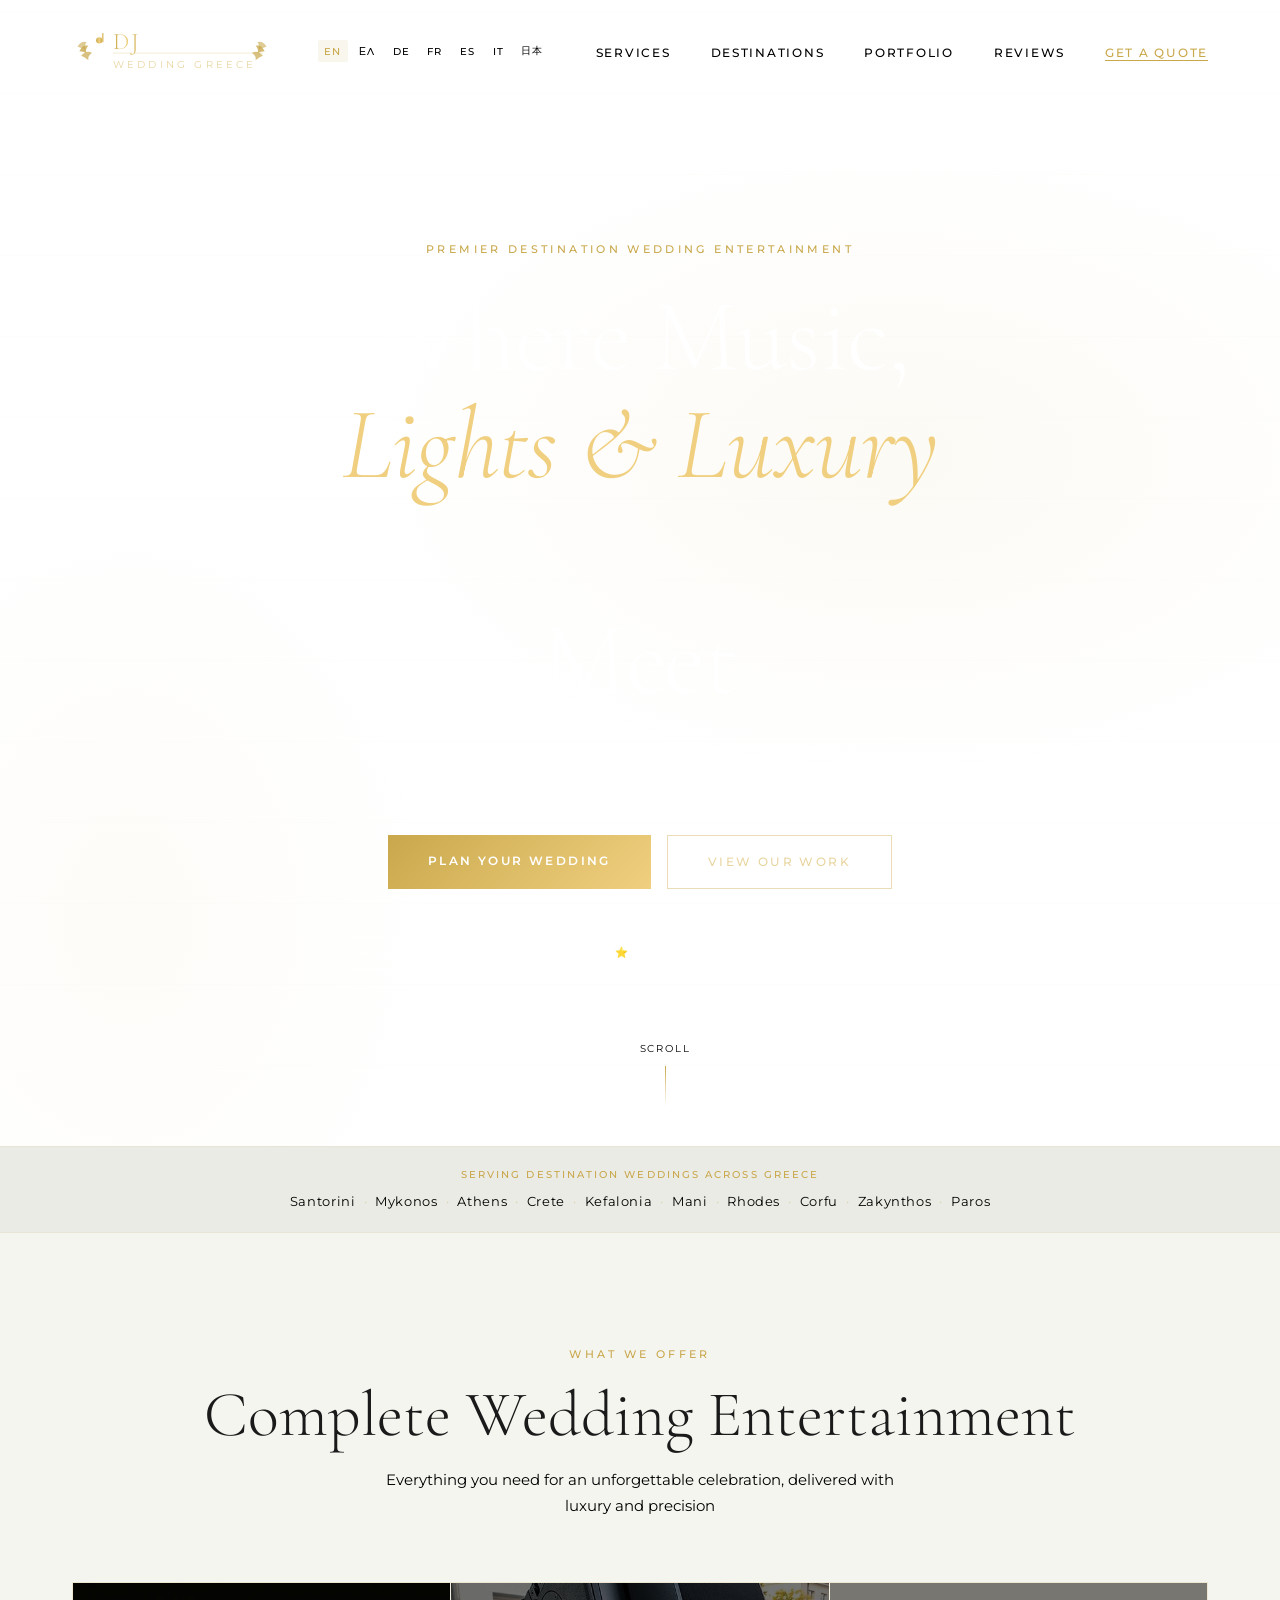
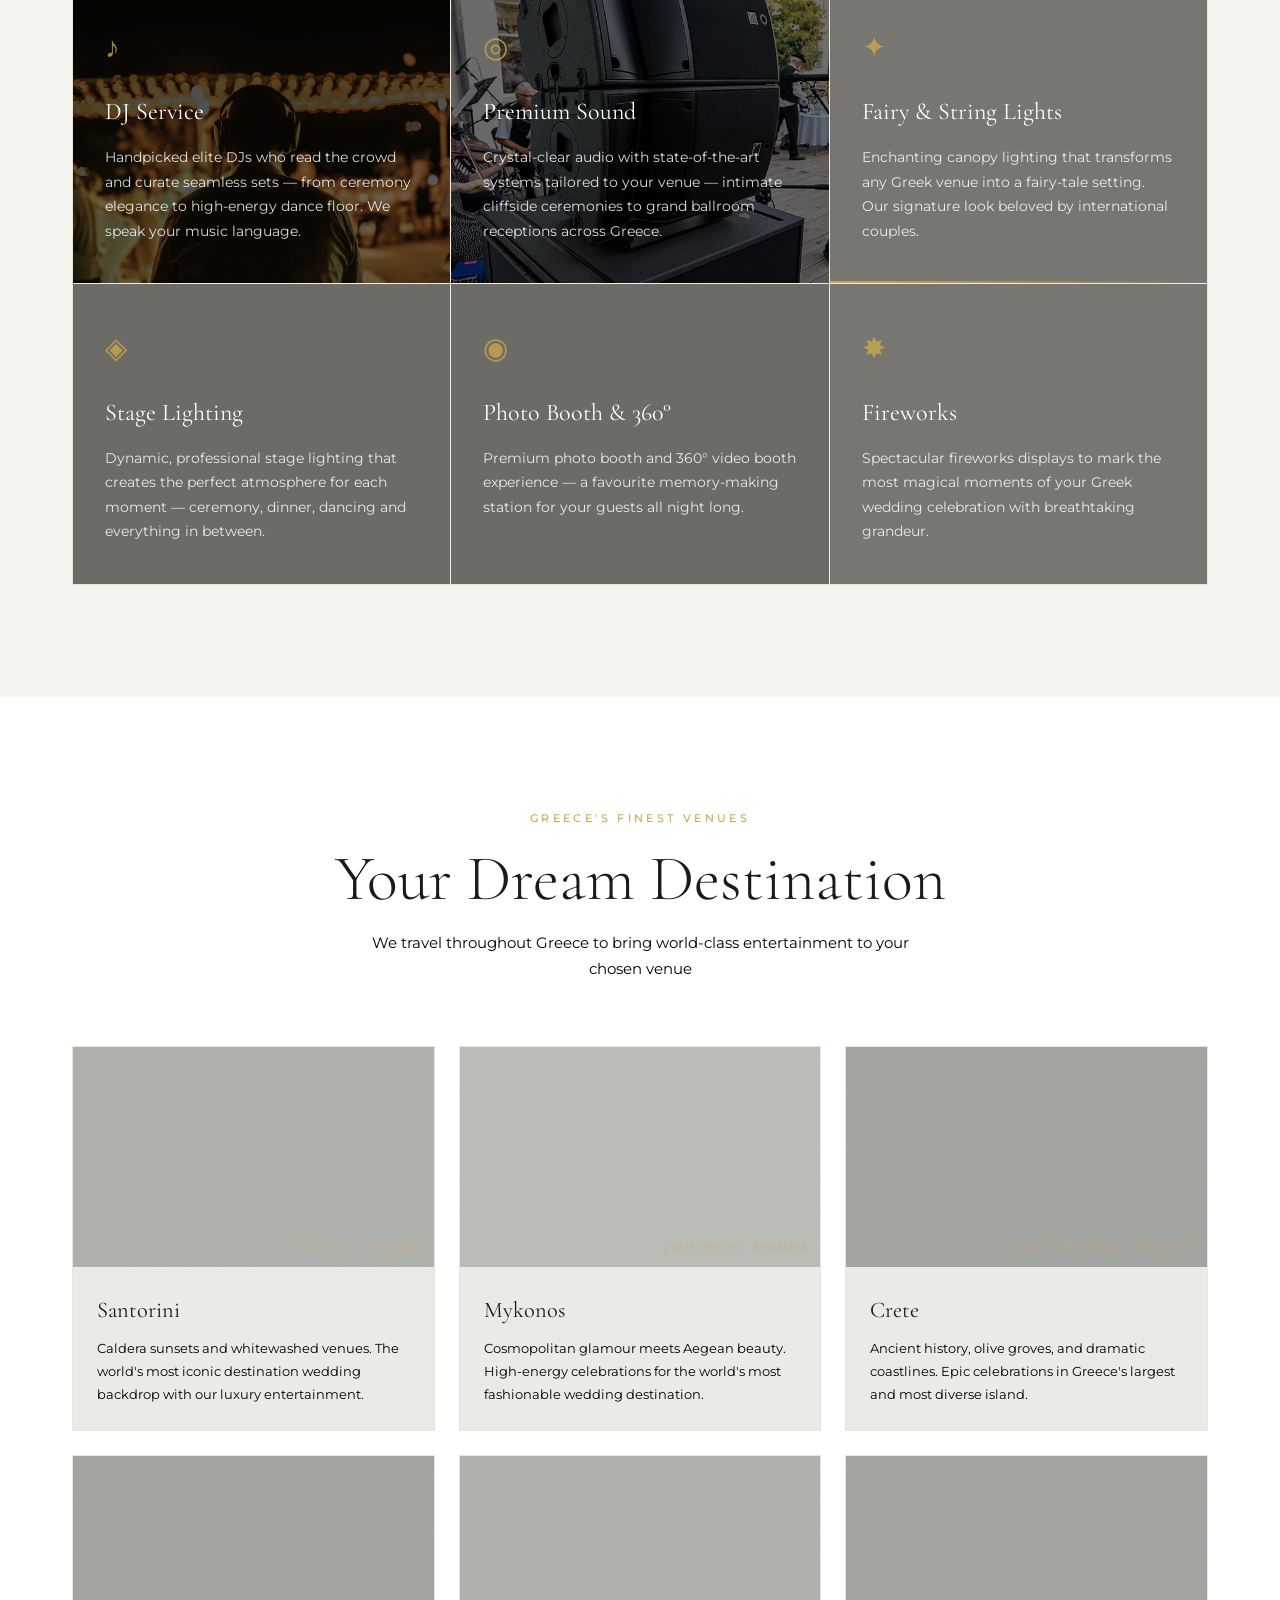
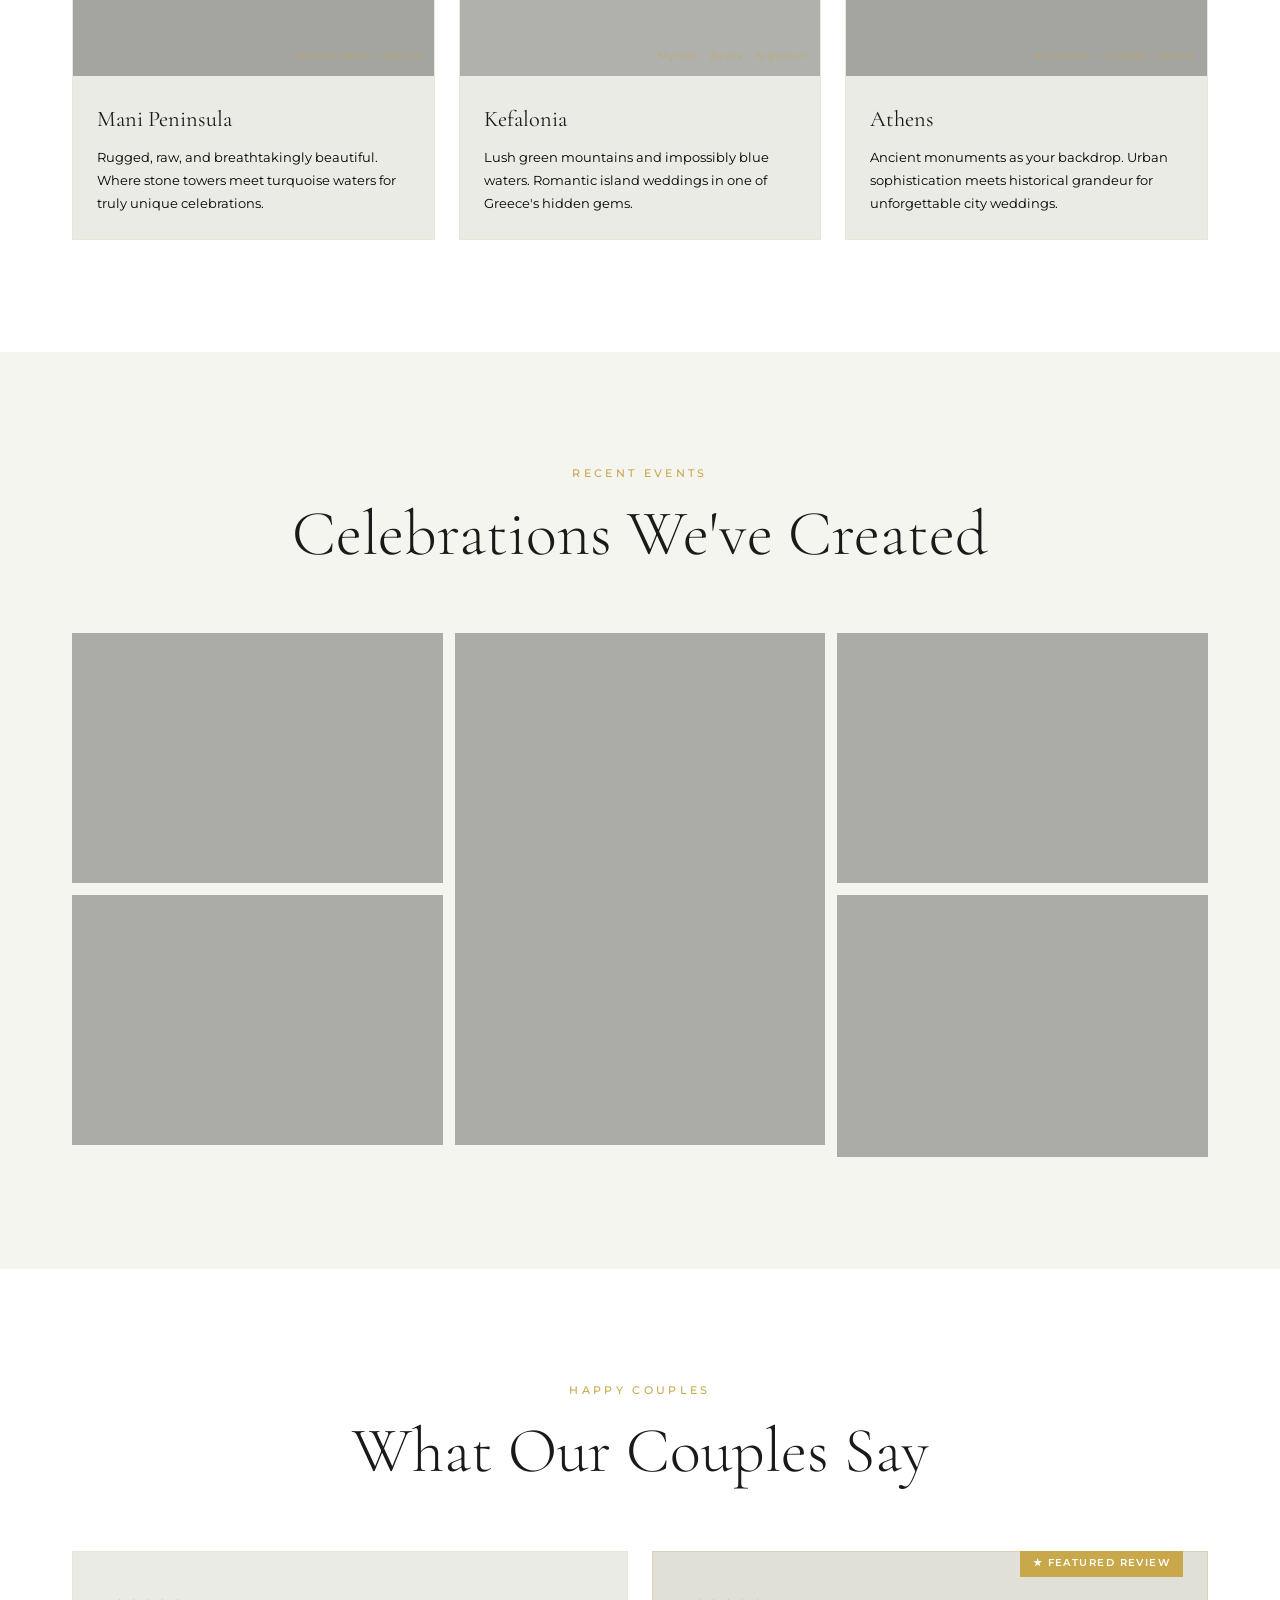
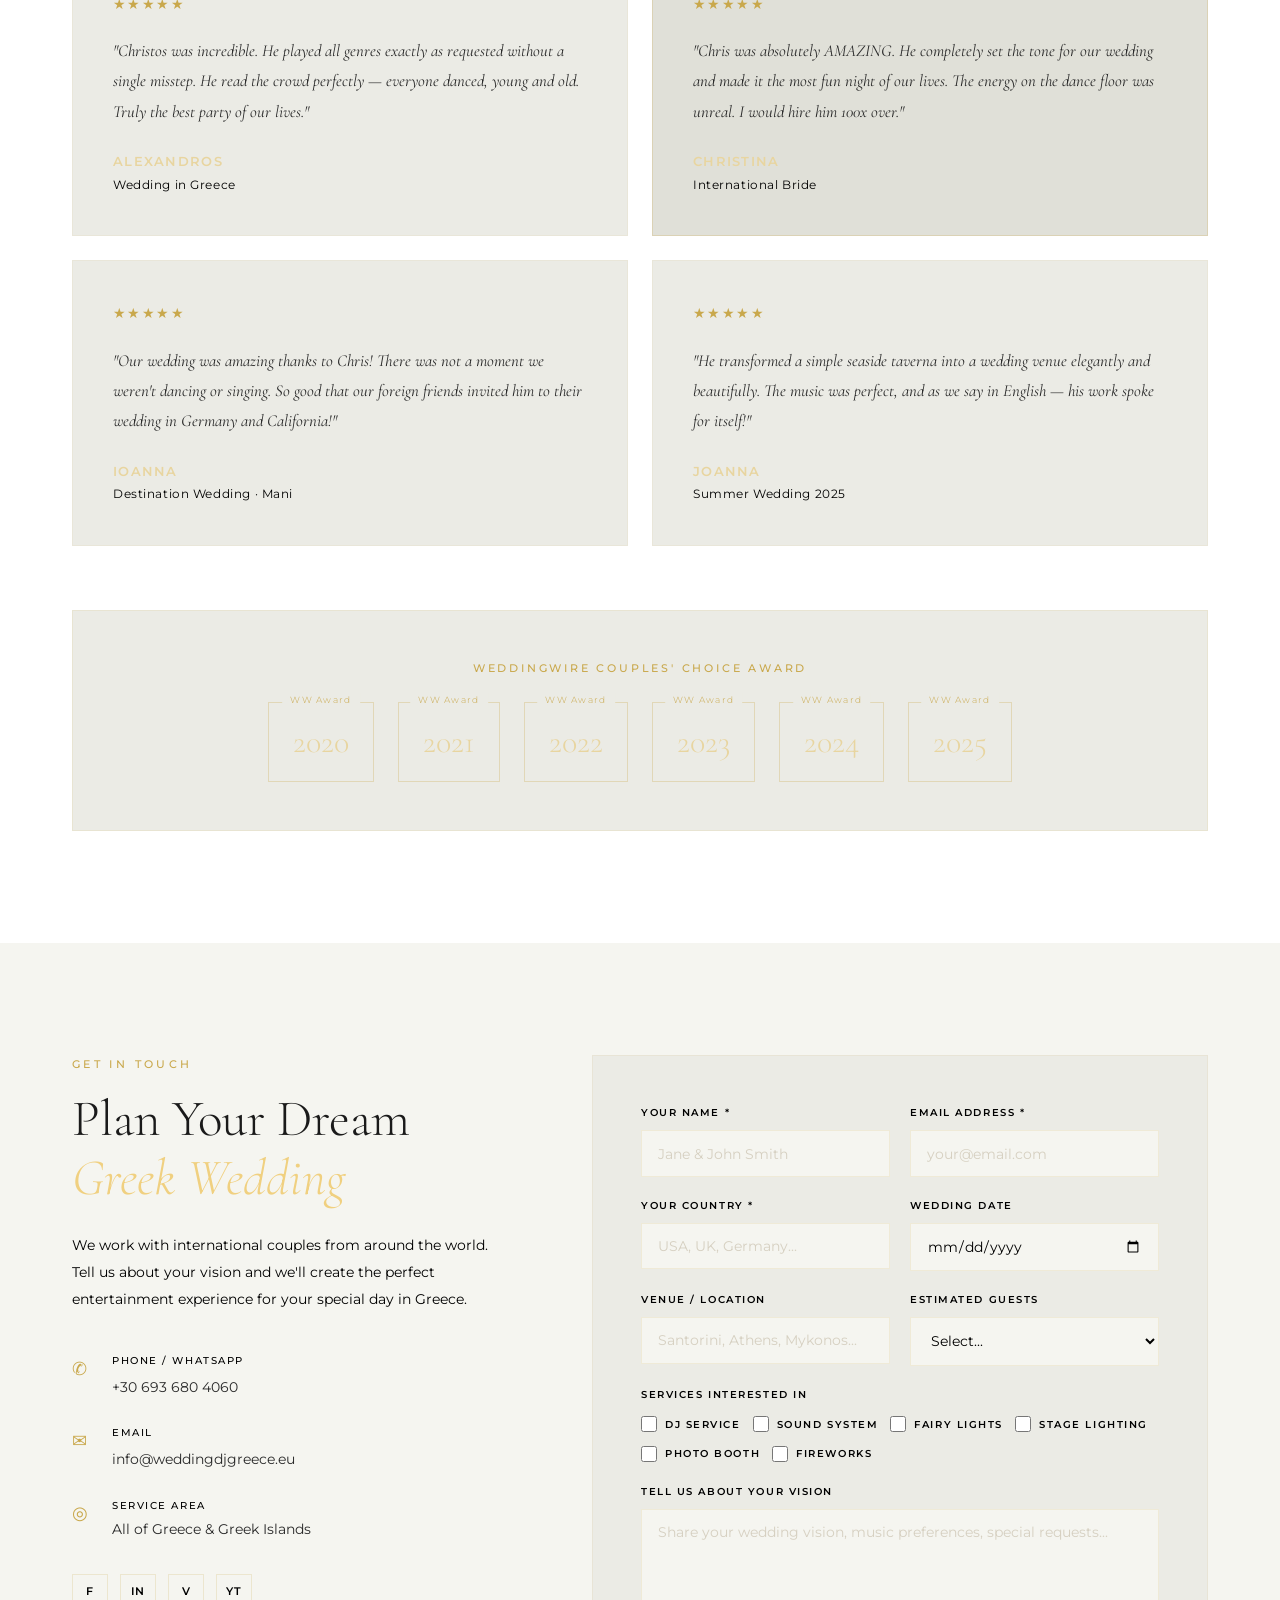
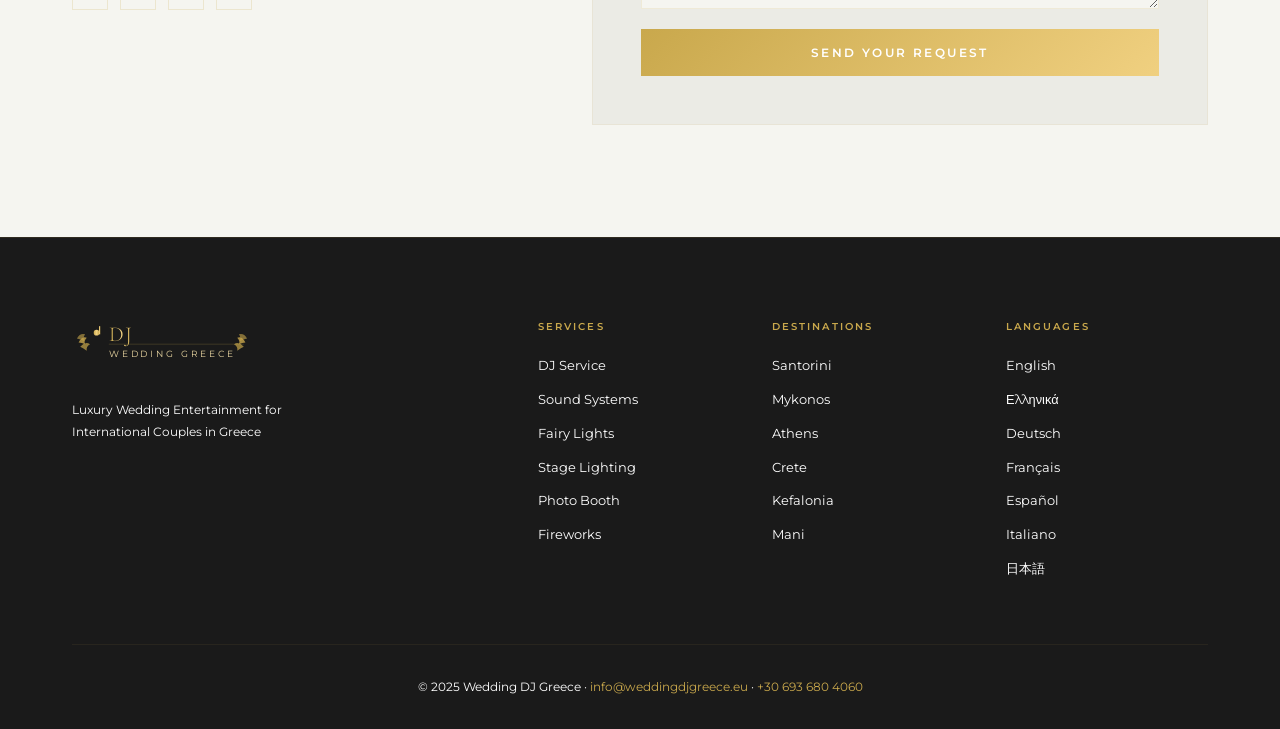
<file: index.html>
<!DOCTYPE html>
<html lang="en">
<head>
<meta charset="UTF-8">
<meta name="viewport" content="width=device-width, initial-scale=1.0">
<title>Wedding DJ Greece | Luxury Destination Wedding Entertainment | weddingdjgreece.eu</title>
<meta name="description" content="Premier Wedding DJ & Entertainment in Greece. Luxury sound, lighting & DJ services for destination weddings in Santorini, Mykonos, Athens, Crete & across Greece. International couples welcome.">
<meta name="keywords" content="wedding DJ Greece, destination wedding Greece, wedding entertainment Greece, DJ Santorini, DJ Mykonos, DJ Athens, DJ Crete, luxury wedding Greece, international wedding Greece, wedding sound lighting Greece">
<link rel="canonical" href="https://weddingdjgreece.eu/">

<!-- Open Graph -->
<meta property="og:title" content="Wedding DJ Greece | Premier Destination Wedding Entertainment">
<meta property="og:description" content="Luxury DJ, Sound & Lighting for Destination Weddings across Greece. Serving international couples in Santorini, Mykonos, Crete, Athens & beyond.">
<meta property="og:url" content="https://weddingdjgreece.eu/">
<meta property="og:type" content="website">
<meta property="og:locale" content="en_US">
<meta property="og:image" content="https://weddingdjgreece.eu/images/og-image.jpg">

<!-- hreflang for multilingual -->
<link rel="alternate" hreflang="en" href="https://weddingdjgreece.eu/">
<link rel="alternate" hreflang="el" href="https://weddingdjgreece.eu/el/">
<link rel="alternate" hreflang="de" href="https://weddingdjgreece.eu/de/">
<link rel="alternate" hreflang="fr" href="https://weddingdjgreece.eu/fr/">
<link rel="alternate" hreflang="es" href="https://weddingdjgreece.eu/es/">
<link rel="alternate" hreflang="it" href="https://weddingdjgreece.eu/it/">
<link rel="alternate" hreflang="ja" href="https://weddingdjgreece.eu/ja/">
<link rel="alternate" hreflang="x-default" href="https://weddingdjgreece.eu/">

<!-- Structured Data -->
<script type="application/ld+json">
{
  "@context": "https://schema.org",
  "@type": "LocalBusiness",
  "name": "Wedding DJ Greece",
  "description": "Premier Wedding DJ & Entertainment services for destination weddings in Greece",
  "url": "https://weddingdjgreece.eu",
  "email": "info@weddingdjgreece.eu",
  "telephone": "+30 693 680 4060",
  "areaServed": ["Greece", "Santorini", "Mykonos", "Crete", "Athens", "Mani", "Kefalonia", "Rhodes"],
  "serviceType": ["Wedding DJ", "Wedding Entertainment", "Sound Equipment", "Wedding Lighting", "Photo Booth"],
  "award": ["WeddingWire Couples Choice Award 2020", "WeddingWire Couples Choice Award 2021", "WeddingWire Couples Choice Award 2022", "WeddingWire Couples Choice Award 2023"]
}
</script>

<link rel="preconnect" href="https://fonts.googleapis.com">
<link rel="preconnect" href="https://fonts.gstatic.com" crossorigin>
<link href="https://fonts.googleapis.com/css2?family=Cormorant+Garamond:ital,wght@0,300;0,400;0,600;1,300;1,400&family=Montserrat:wght@300;400;500;600&display=swap" rel="stylesheet">
<link rel="stylesheet" href="/css/style.css?v=9">
</head>
<body>

<!-- Navigation -->
<nav class="navbar" id="navbar">
  <div class="nav-container">
    <a href="/" class="logo" aria-label="Wedding DJ Greece Home">
      <svg class="logo-svg" viewBox="0 0 220 60" xmlns="http://www.w3.org/2000/svg" aria-hidden="true">
        <defs>
          <linearGradient id="goldGrad" x1="0%" y1="0%" x2="100%" y2="0%">
            <stop offset="0%" style="stop-color:#C9A84C"/>
            <stop offset="50%" style="stop-color:#F0D080"/>
            <stop offset="100%" style="stop-color:#C9A84C"/>
          </linearGradient>
        </defs>
        <!-- Decorative olive branch left -->
        <path d="M8 30 Q12 22 18 24 Q14 28 16 32 Q12 30 8 30Z" fill="#C9A84C" opacity="0.8"/>
        <path d="M10 35 Q16 28 22 32 Q17 35 18 40 Q13 36 10 35Z" fill="#C9A84C" opacity="0.7"/>
        <path d="M6 25 Q10 18 16 20 Q13 24 15 28 Q10 26 6 25Z" fill="#C9A84C" opacity="0.6"/>
        <!-- Music note subtle -->
        <circle cx="30" cy="18" r="3.5" fill="url(#goldGrad)"/>
        <rect x="33" y="10" width="1.5" height="10" fill="url(#goldGrad)"/>
        <!-- Main text: DJ -->
        <text x="45" y="28" font-family="Cormorant Garamond, serif" font-size="26" font-weight="300" fill="url(#goldGrad)" letter-spacing="2">DJ</text>
        <!-- Divider line -->
        <line x1="45" y1="32" x2="210" y2="32" stroke="#C9A84C" stroke-width="0.5" opacity="0.5"/>
        <!-- Main brand name -->
        <text x="45" y="48" font-family="Montserrat, sans-serif" font-size="11" font-weight="400" fill="#E8D5A0" letter-spacing="3.5">WEDDING GREECE</text>
        <!-- Decorative olive branch right -->
        <path d="M212 30 Q208 22 202 24 Q206 28 204 32 Q208 30 212 30Z" fill="#C9A84C" opacity="0.8"/>
        <path d="M210 35 Q204 28 198 32 Q203 35 202 40 Q207 36 210 35Z" fill="#C9A84C" opacity="0.7"/>
        <path d="M214 25 Q210 18 204 20 Q207 24 205 28 Q210 26 214 25Z" fill="#C9A84C" opacity="0.6"/>
      </svg>
    </a>

    <div class="lang-switcher">
      <button class="lang-btn active" onclick="window.location='/'">EN</button>
      <button class="lang-btn" onclick="window.location='/el/'">ΕΛ</button>
      <button class="lang-btn" onclick="window.location='/de/'">DE</button>
      <button class="lang-btn" onclick="window.location='/fr/'">FR</button>
      <button class="lang-btn" onclick="window.location='/es/'">ES</button>
      <button class="lang-btn" onclick="window.location='/it/'">IT</button>
      <button class="lang-btn" onclick="window.location='/ja/'">日本</button>
    </div>

    <ul class="nav-links">
      <li><a href="#services">Services</a></li>
      <li><a href="#destinations">Destinations</a></li>
      <li><a href="#portfolio">Portfolio</a></li>
      <li><a href="#reviews">Reviews</a></li>
      <li><a href="#contact" class="nav-cta">Get a Quote</a></li>
    </ul>

    <button class="hamburger" id="hamburger" aria-label="Toggle menu" aria-expanded="false">
      <span></span><span></span><span></span>
    </button>
  </div>
  <div class="mobile-menu" id="mobileMenu">
    <a href="#services">Services</a>
    <a href="#destinations">Destinations</a>
    <a href="#portfolio">Portfolio</a>
    <a href="#reviews">Reviews</a>
    <a href="#contact">Get a Quote</a>
  </div>
</nav>

<!-- Hero -->
<section class="hero" id="hero">
  <div class="hero-bg"></div>
  <div class="hero-overlay"></div>
  <div class="hero-content">
    <p class="hero-eyebrow">Premier Destination Wedding Entertainment</p>
    <h1 class="hero-title">Where Music,<br><em>Lights & Luxury</em><br>Meet</h1>
    <p class="hero-subtitle">Extraordinary DJ, Sound & Lighting experiences for couples from around the world choosing Greece as their dream wedding destination</p>
    <div class="hero-ctas">
      <a href="#contact" class="btn-primary">Plan Your Wedding</a>
      <a href="#portfolio" class="btn-outline">View Our Work</a>
    </div>
    <div class="hero-awards">
      <span class="award-badge">WeddingWire Choice 2020–2026</span>
      <span class="award-badge">⭐ 5-Star Rated</span>
      <span class="award-badge">International Couples</span>
    </div>
  </div>
  <div class="scroll-hint" aria-hidden="true">
    <span>Scroll</span>
    <div class="scroll-line"></div>
  </div>
</section>

<!-- Destinations Banner -->
<section class="destinations-banner">
  <div class="container">
    <p class="banner-text">Serving Destination Weddings Across Greece</p>
    <div class="destinations-list">
      <span>Santorini</span><span class="dot">·</span>
      <span>Mykonos</span><span class="dot">·</span>
      <span>Athens</span><span class="dot">·</span>
      <span>Crete</span><span class="dot">·</span>
      <span>Kefalonia</span><span class="dot">·</span>
      <span>Mani</span><span class="dot">·</span>
      <span>Rhodes</span><span class="dot">·</span>
      <span>Corfu</span><span class="dot">·</span>
      <span>Zakynthos</span><span class="dot">·</span>
      <span>Paros</span>
    </div>
  </div>
</section>

<!-- Services -->
<section class="services" id="services">
  <div class="container">
    <div class="section-header">
      <p class="section-eyebrow">What We Offer</p>
      <h2 class="section-title">Complete Wedding Entertainment</h2>
      <p class="section-desc">Everything you need for an unforgettable celebration, delivered with luxury and precision</p>
    </div>
    <div class="services-grid">
      <div class="service-card service-dj">
        <div class="service-icon">♪</div>
        <h3>DJ Service</h3>
        <p>Handpicked elite DJs who read the crowd and curate seamless sets — from ceremony elegance to high-energy dance floor. We speak your music language.</p>
      </div>
      <div class="service-card service-sound">
        <div class="service-icon">◎</div>
        <h3>Premium Sound</h3>
        <p>Crystal-clear audio with state-of-the-art systems tailored to your venue — intimate cliffside ceremonies to grand ballroom receptions across Greece.</p>
      </div>
      <div class="service-card featured service-fairy">
        <div class="service-icon">✦</div>
        <h3>Fairy & String Lights</h3>
        <p>Enchanting canopy lighting that transforms any Greek venue into a fairy-tale setting. Our signature look beloved by international couples.</p>
      </div>
      <div class="service-card service-stage">
        <div class="service-icon">◈</div>
        <h3>Stage Lighting</h3>
        <p>Dynamic, professional stage lighting that creates the perfect atmosphere for each moment — ceremony, dinner, dancing and everything in between.</p>
      </div>
      <div class="service-card service-booth">
        <div class="service-icon">◉</div>
        <h3>Photo Booth & 360°</h3>
        <p>Premium photo booth and 360° video booth experience — a favourite memory-making station for your guests all night long.</p>
      </div>
      <div class="service-card service-fireworks">
        <div class="service-icon">✸</div>
        <h3>Fireworks</h3>
        <p>Spectacular fireworks displays to mark the most magical moments of your Greek wedding celebration with breathtaking grandeur.</p>
      </div>
    </div>
  </div>
</section>

<!-- GEO Destinations Section -->
<section class="destinations" id="destinations">
  <div class="container">
    <div class="section-header">
      <p class="section-eyebrow">Greece's Finest Venues</p>
      <h2 class="section-title">Your Dream Destination</h2>
      <p class="section-desc">We travel throughout Greece to bring world-class entertainment to your chosen venue</p>
    </div>
    <div class="destinations-grid">
      <div class="dest-card">
        <div class="dest-img dest-santorini"></div>
        <div class="dest-content">
          <h3>Santorini</h3>
          <p>Caldera sunsets and whitewashed venues. The world's most iconic destination wedding backdrop with our luxury entertainment.</p>
        </div>
      </div>
      <div class="dest-card">
        <div class="dest-img dest-mykonos"></div>
        <div class="dest-content">
          <h3>Mykonos</h3>
          <p>Cosmopolitan glamour meets Aegean beauty. High-energy celebrations for the world's most fashionable wedding destination.</p>
        </div>
      </div>
      <div class="dest-card">
        <div class="dest-img dest-crete"></div>
        <div class="dest-content">
          <h3>Crete</h3>
          <p>Ancient history, olive groves, and dramatic coastlines. Epic celebrations in Greece's largest and most diverse island.</p>
        </div>
      </div>
      <div class="dest-card">
        <div class="dest-img dest-mani"></div>
        <div class="dest-content">
          <h3>Mani Peninsula</h3>
          <p>Rugged, raw, and breathtakingly beautiful. Where stone towers meet turquoise waters for truly unique celebrations.</p>
        </div>
      </div>
      <div class="dest-card">
        <div class="dest-img dest-kefalonia"></div>
        <div class="dest-content">
          <h3>Kefalonia</h3>
          <p>Lush green mountains and impossibly blue waters. Romantic island weddings in one of Greece's hidden gems.</p>
        </div>
      </div>
      <div class="dest-card">
        <div class="dest-img dest-athens"></div>
        <div class="dest-content">
          <h3>Athens</h3>
          <p>Ancient monuments as your backdrop. Urban sophistication meets historical grandeur for unforgettable city weddings.</p>
        </div>
      </div>
    </div>
  </div>
</section>

<!-- Portfolio / Events -->
<section class="portfolio" id="portfolio">
  <div class="container">
    <div class="section-header">
      <p class="section-eyebrow">Recent Events</p>
      <h2 class="section-title">Celebrations We've Created</h2>
    </div>
    <div class="portfolio-grid">
      <div class="portfolio-item">
        <div class="portfolio-img pi-1"></div>
        <div class="portfolio-overlay">
          <h4>Lebanon meets Greece</h4>
          <p>Destination Wedding · Monemvasia</p>
        </div>
      </div>
      <div class="portfolio-item large">
        <div class="portfolio-img pi-2"></div>
        <div class="portfolio-overlay">
          <h4>Sky Full of Fairy Lights</h4>
          <p>Luxury Lighting · Ktima Papavasileiou</p>
        </div>
      </div>
      <div class="portfolio-item">
        <div class="portfolio-img pi-3"></div>
        <div class="portfolio-overlay">
          <h4>Ancient Olive Grove</h4>
          <p>Romantic Wedding · Gentlini Kefalonia</p>
        </div>
      </div>
      <div class="portfolio-item">
        <div class="portfolio-img pi-4"></div>
        <div class="portfolio-overlay">
          <h4>Elafonisos Beach</h4>
          <p>Destination Wedding · Simos Beach</p>
        </div>
      </div>
      <div class="portfolio-item large">
        <div class="portfolio-img pi-5"></div>
        <div class="portfolio-overlay">
          <h4>Villa Lime Crete</h4>
          <p>International Couple · Jason & Alexia</p>
        </div>
      </div>
    </div>
  </div>
</section>

<!-- Reviews -->
<section class="reviews" id="reviews">
  <div class="container">
    <div class="section-header">
      <p class="section-eyebrow">Happy Couples</p>
      <h2 class="section-title">What Our Couples Say</h2>
    </div>
    <div class="reviews-grid">
      <div class="review-card">
        <div class="stars">★★★★★</div>
        <p class="review-text">"Christos was incredible. He played all genres exactly as requested without a single misstep. He read the crowd perfectly — everyone danced, young and old. Truly the best party of our lives."</p>
        <div class="reviewer">
          <span class="reviewer-name">Alexandros</span>
          <span class="reviewer-detail">Wedding in Greece</span>
        </div>
      </div>
      <div class="review-card featured">
        <div class="stars">★★★★★</div>
        <p class="review-text">"Chris was absolutely AMAZING. He completely set the tone for our wedding and made it the most fun night of our lives. The energy on the dance floor was unreal. I would hire him 100x over."</p>
        <div class="reviewer">
          <span class="reviewer-name">Christina</span>
          <span class="reviewer-detail">International Bride</span>
        </div>
      </div>
      <div class="review-card">
        <div class="stars">★★★★★</div>
        <p class="review-text">"Our wedding was amazing thanks to Chris! There was not a moment we weren't dancing or singing. So good that our foreign friends invited him to their wedding in Germany and California!"</p>
        <div class="reviewer">
          <span class="reviewer-name">Ioanna</span>
          <span class="reviewer-detail">Destination Wedding · Mani</span>
        </div>
      </div>
      <div class="review-card">
        <div class="stars">★★★★★</div>
        <p class="review-text">"He transformed a simple seaside taverna into a wedding venue elegantly and beautifully. The music was perfect, and as we say in English — his work spoke for itself!"</p>
        <div class="reviewer">
          <span class="reviewer-name">Joanna</span>
          <span class="reviewer-detail">Summer Wedding 2025</span>
        </div>
      </div>
    </div>
    <div class="awards-section">
      <p class="awards-title">WeddingWire Couples' Choice Award</p>
      <div class="award-years">
        <span class="award-year">2020</span>
        <span class="award-year">2021</span>
        <span class="award-year">2022</span>
        <span class="award-year">2023</span>
        <span class="award-year">2024</span>
        <span class="award-year">2025</span>
      </div>
    </div>
  </div>
</section>

<!-- Contact / Quote Form -->
<section class="contact" id="contact">
  <div class="container">
    <div class="contact-wrapper">
      <div class="contact-info">
        <p class="section-eyebrow">Get in Touch</p>
        <h2>Plan Your Dream<br><em>Greek Wedding</em></h2>
        <p class="contact-desc">We work with international couples from around the world. Tell us about your vision and we'll create the perfect entertainment experience for your special day in Greece.</p>
        <div class="contact-details">
          <div class="contact-item">
            <span class="ci-icon">✆</span>
            <div>
              <p class="ci-label">Phone / WhatsApp</p>
              <a href="tel:+306936804060" class="ci-value">+30 693 680 4060</a>
            </div>
          </div>
          <div class="contact-item">
            <span class="ci-icon">✉</span>
            <div>
              <p class="ci-label">Email</p>
              <a href="mailto:info@weddingdjgreece.eu" class="ci-value">info@weddingdjgreece.eu</a>
            </div>
          </div>
          <div class="contact-item">
            <span class="ci-icon">◎</span>
            <div>
              <p class="ci-label">Service Area</p>
              <p class="ci-value">All of Greece & Greek Islands</p>
            </div>
          </div>
        </div>
        <div class="social-links">
          <a href="https://www.facebook.com/Premier.Wedding.Djs.Greece/" target="_blank" rel="noopener" aria-label="Facebook">f</a>
          <a href="https://www.instagram.com/chris_berdes_entertainment" target="_blank" rel="noopener" aria-label="Instagram">in</a>
          <a href="https://vimeo.com/premierweddingdjs" target="_blank" rel="noopener" aria-label="Vimeo">v</a>
          <a href="https://www.youtube.com/channel/UCK6__a2DPtWGJ1eYUjGOtBA" target="_blank" rel="noopener" aria-label="YouTube">yt</a>
        </div>
      </div>

      <div class="contact-form-wrap">
        <form id="contactForm" class="contact-form" novalidate>
          <div class="form-row">
            <div class="form-group">
              <label for="name">Your Name *</label>
              <input type="text" id="name" name="name" required placeholder="Jane & John Smith">
            </div>
            <div class="form-group">
              <label for="email">Email Address *</label>
              <input type="email" id="email" name="email" required placeholder="your@email.com">
            </div>
          </div>
          <div class="form-row">
            <div class="form-group">
              <label for="country">Your Country *</label>
              <input type="text" id="country" name="country" required placeholder="USA, UK, Germany...">
            </div>
            <div class="form-group">
              <label for="weddingDate">Wedding Date</label>
              <input type="date" id="weddingDate" name="weddingDate">
            </div>
          </div>
          <div class="form-row">
            <div class="form-group">
              <label for="venue">Venue / Location</label>
              <input type="text" id="venue" name="venue" placeholder="Santorini, Athens, Mykonos...">
            </div>
            <div class="form-group">
              <label for="guests">Estimated Guests</label>
              <select id="guests" name="guests">
                <option value="">Select...</option>
                <option>Under 50</option>
                <option>50–100</option>
                <option>100–200</option>
                <option>200+</option>
              </select>
            </div>
          </div>
          <div class="form-group full">
            <label>Services Interested In</label>
            <div class="checkbox-group">
              <label class="checkbox-label"><input type="checkbox" name="services" value="DJ"> DJ Service</label>
              <label class="checkbox-label"><input type="checkbox" name="services" value="Sound"> Sound System</label>
              <label class="checkbox-label"><input type="checkbox" name="services" value="FairyLights"> Fairy Lights</label>
              <label class="checkbox-label"><input type="checkbox" name="services" value="StageLighting"> Stage Lighting</label>
              <label class="checkbox-label"><input type="checkbox" name="services" value="PhotoBooth"> Photo Booth</label>
              <label class="checkbox-label"><input type="checkbox" name="services" value="Fireworks"> Fireworks</label>
            </div>
          </div>
          <div class="form-group full">
            <label for="message">Tell Us About Your Vision</label>
            <textarea id="message" name="message" rows="4" placeholder="Share your wedding vision, music preferences, special requests..."></textarea>
          </div>
          <button type="submit" class="btn-primary btn-full" id="submitBtn">
            <span id="btnText">Send Your Request</span>
            <span id="btnLoading" style="display:none">Sending...</span>
          </button>
          <div id="formSuccess" class="form-success" style="display:none">
            <p>✓ Thank you! We'll be in touch within 24 hours.</p>
          </div>
          <div id="formError" class="form-error" style="display:none">
            <p>Something went wrong. Please email us directly at info@weddingdjgreece.eu</p>
          </div>
        </form>
      </div>
    </div>
  </div>
</section>

<!-- Footer -->
<footer class="footer">
  <div class="container">
    <div class="footer-inner">
      <div class="footer-brand">
        <svg class="logo-svg footer-logo" viewBox="0 0 220 60" xmlns="http://www.w3.org/2000/svg" aria-hidden="true">
          <defs>
            <linearGradient id="goldGrad2" x1="0%" y1="0%" x2="100%" y2="0%">
              <stop offset="0%" style="stop-color:#C9A84C"/>
              <stop offset="50%" style="stop-color:#F0D080"/>
              <stop offset="100%" style="stop-color:#C9A84C"/>
            </linearGradient>
          </defs>
          <path d="M8 30 Q12 22 18 24 Q14 28 16 32 Q12 30 8 30Z" fill="#C9A84C" opacity="0.8"/>
          <path d="M10 35 Q16 28 22 32 Q17 35 18 40 Q13 36 10 35Z" fill="#C9A84C" opacity="0.7"/>
          <path d="M6 25 Q10 18 16 20 Q13 24 15 28 Q10 26 6 25Z" fill="#C9A84C" opacity="0.6"/>
          <circle cx="30" cy="18" r="3.5" fill="url(#goldGrad2)"/>
          <rect x="33" y="10" width="1.5" height="10" fill="url(#goldGrad2)"/>
          <text x="45" y="28" font-family="Cormorant Garamond, serif" font-size="26" font-weight="300" fill="url(#goldGrad2)" letter-spacing="2">DJ</text>
          <line x1="45" y1="32" x2="210" y2="32" stroke="#C9A84C" stroke-width="0.5" opacity="0.5"/>
          <text x="45" y="48" font-family="Montserrat, sans-serif" font-size="11" font-weight="400" fill="#E8D5A0" letter-spacing="3.5">WEDDING GREECE</text>
          <path d="M212 30 Q208 22 202 24 Q206 28 204 32 Q208 30 212 30Z" fill="#C9A84C" opacity="0.8"/>
          <path d="M210 35 Q204 28 198 32 Q203 35 202 40 Q207 36 210 35Z" fill="#C9A84C" opacity="0.7"/>
          <path d="M214 25 Q210 18 204 20 Q207 24 205 28 Q210 26 214 25Z" fill="#C9A84C" opacity="0.6"/>
        </svg>
        <p class="footer-tagline">Luxury Wedding Entertainment for International Couples in Greece</p>
      </div>
      <div class="footer-links">
        <div class="footer-col">
          <h4>Services</h4>
          <a href="#services">DJ Service</a>
          <a href="#services">Sound Systems</a>
          <a href="#services">Fairy Lights</a>
          <a href="#services">Stage Lighting</a>
          <a href="#services">Photo Booth</a>
          <a href="#services">Fireworks</a>
        </div>
        <div class="footer-col">
          <h4>Destinations</h4>
          <a href="#destinations">Santorini</a>
          <a href="#destinations">Mykonos</a>
          <a href="#destinations">Athens</a>
          <a href="#destinations">Crete</a>
          <a href="#destinations">Kefalonia</a>
          <a href="#destinations">Mani</a>
        </div>
        <div class="footer-col">
          <h4>Languages</h4>
          <a href="/">English</a>
          <a href="/el/">Ελληνικά</a>
          <a href="/de/">Deutsch</a>
          <a href="/fr/">Français</a>
          <a href="/es/">Español</a>
          <a href="/it/">Italiano</a>
          <a href="/ja/">日本語</a>
        </div>
      </div>
    </div>
    <div class="footer-bottom">
      <p>© 2025 Wedding DJ Greece · <a href="mailto:info@weddingdjgreece.eu">info@weddingdjgreece.eu</a> · <a href="tel:+306936804060">+30 693 680 4060</a></p>
    </div>
  </div>
</footer>

<script src="../js/main.js"></script>
</body>
</html>
</file>
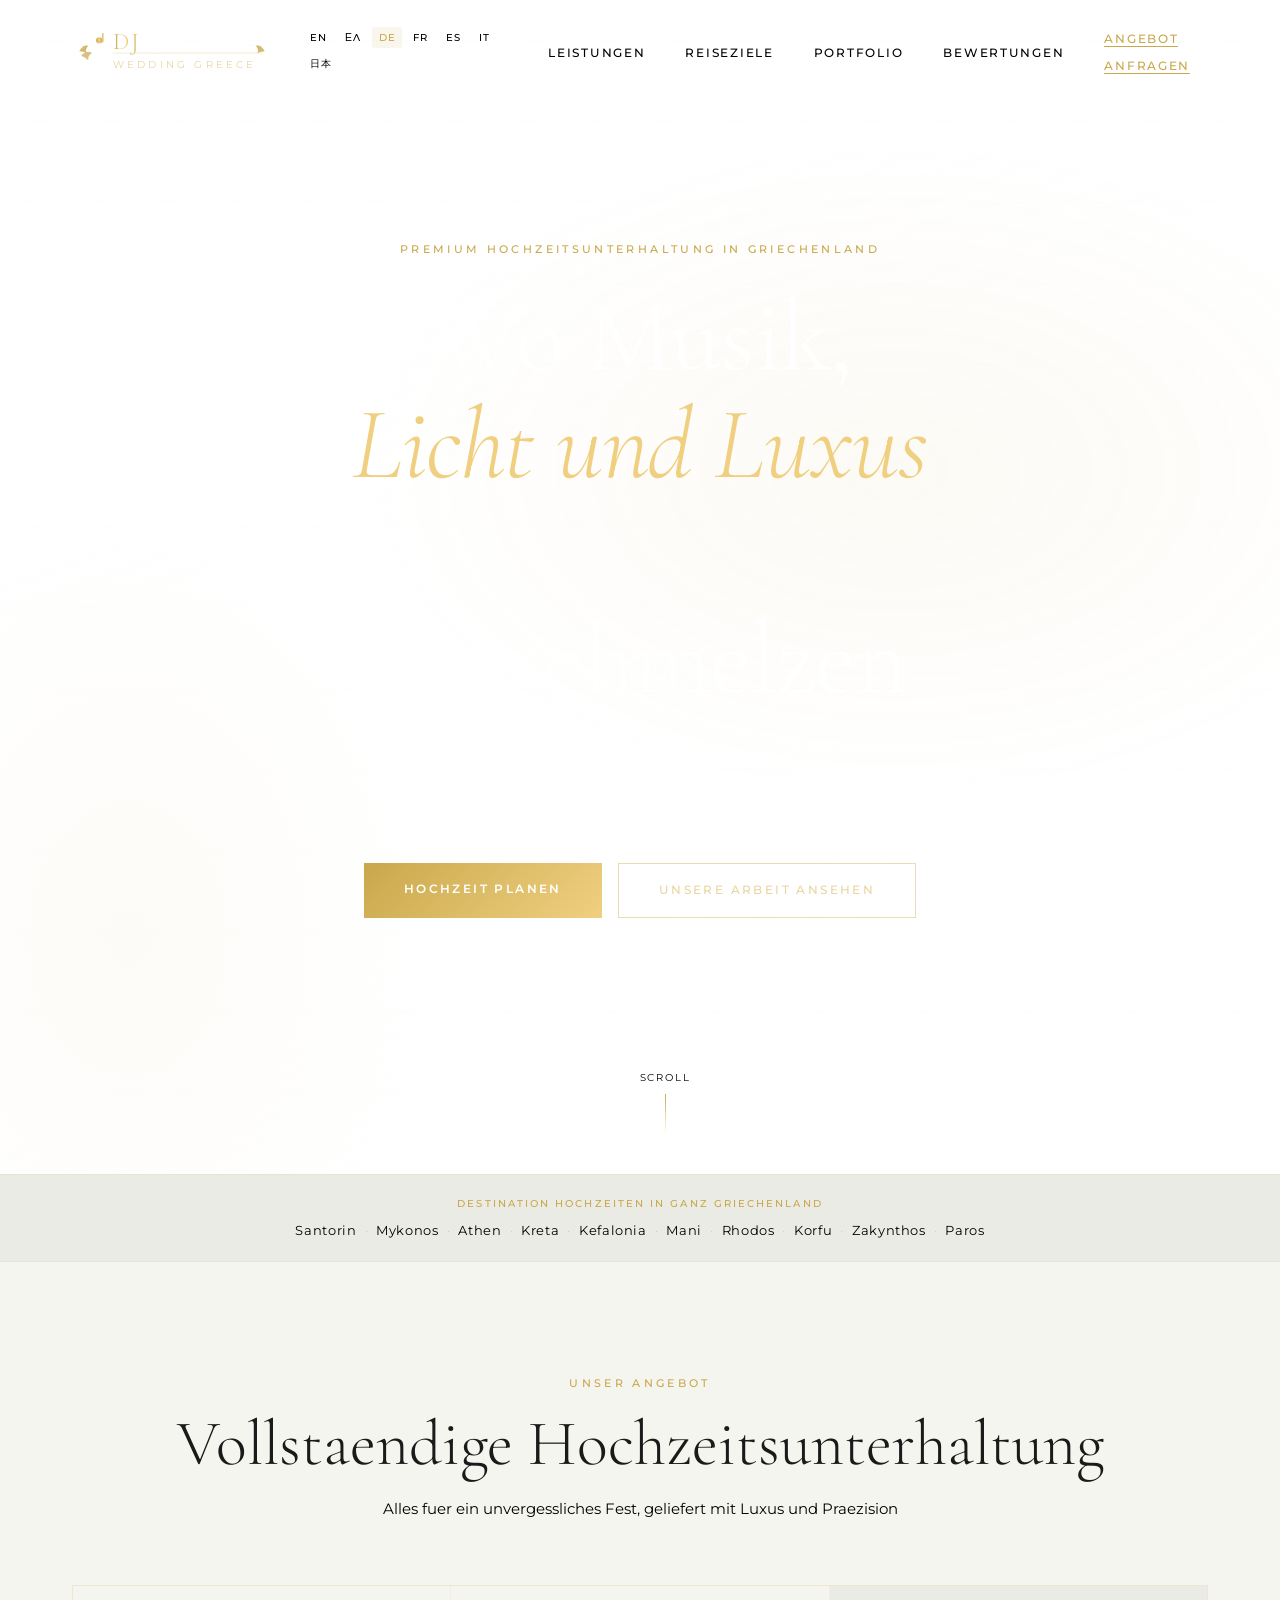
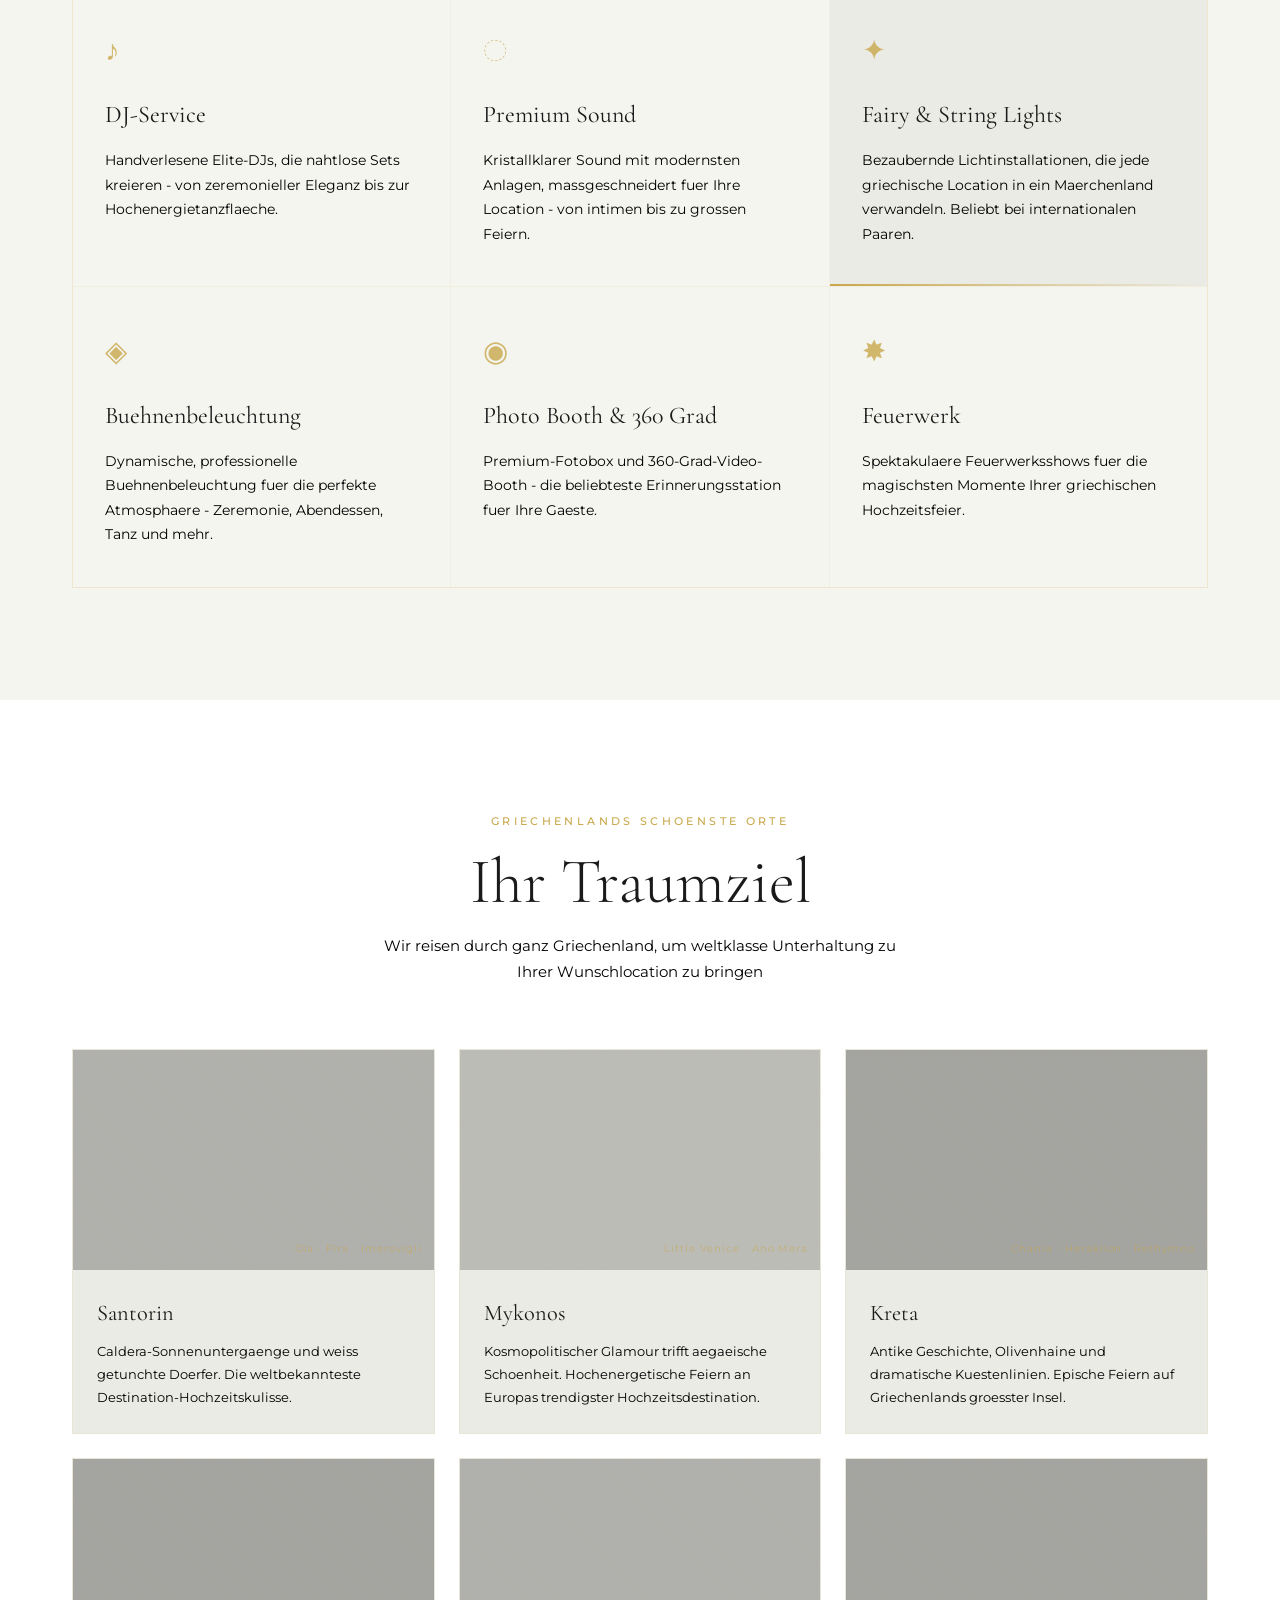
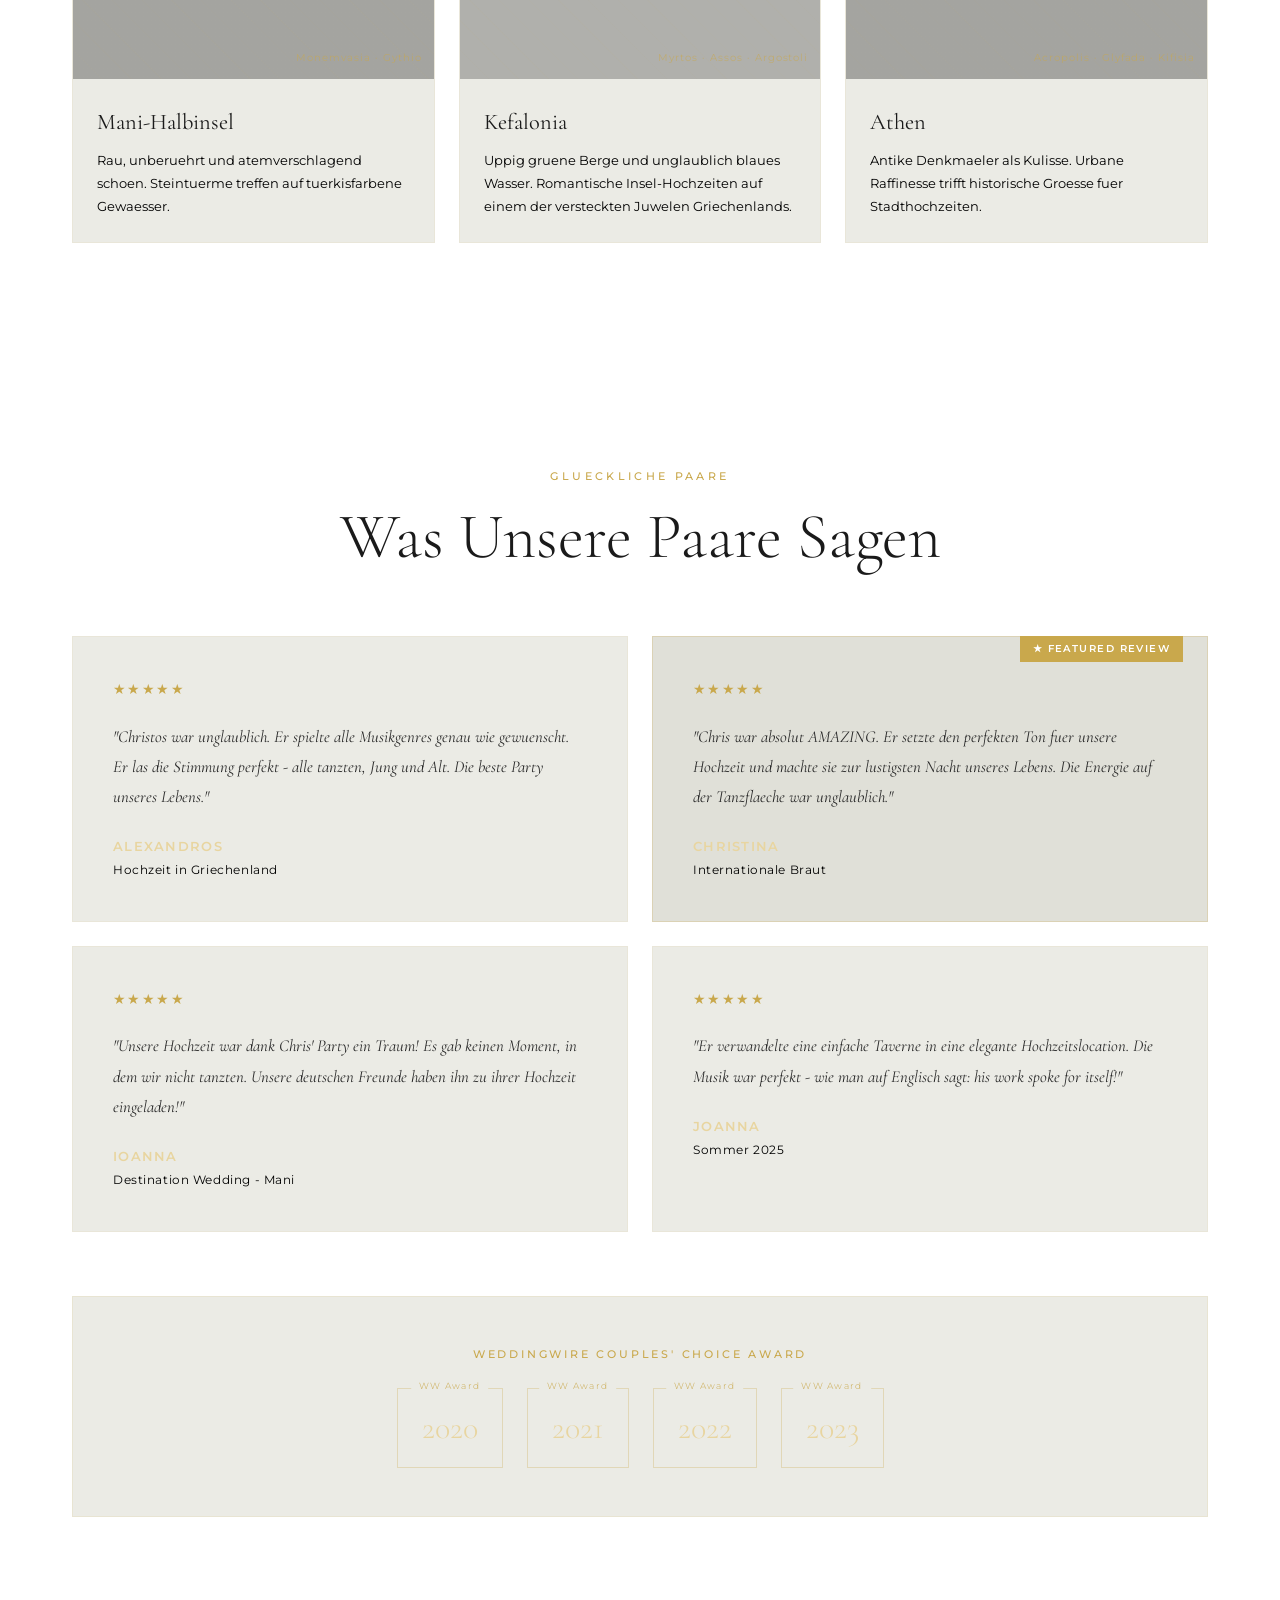
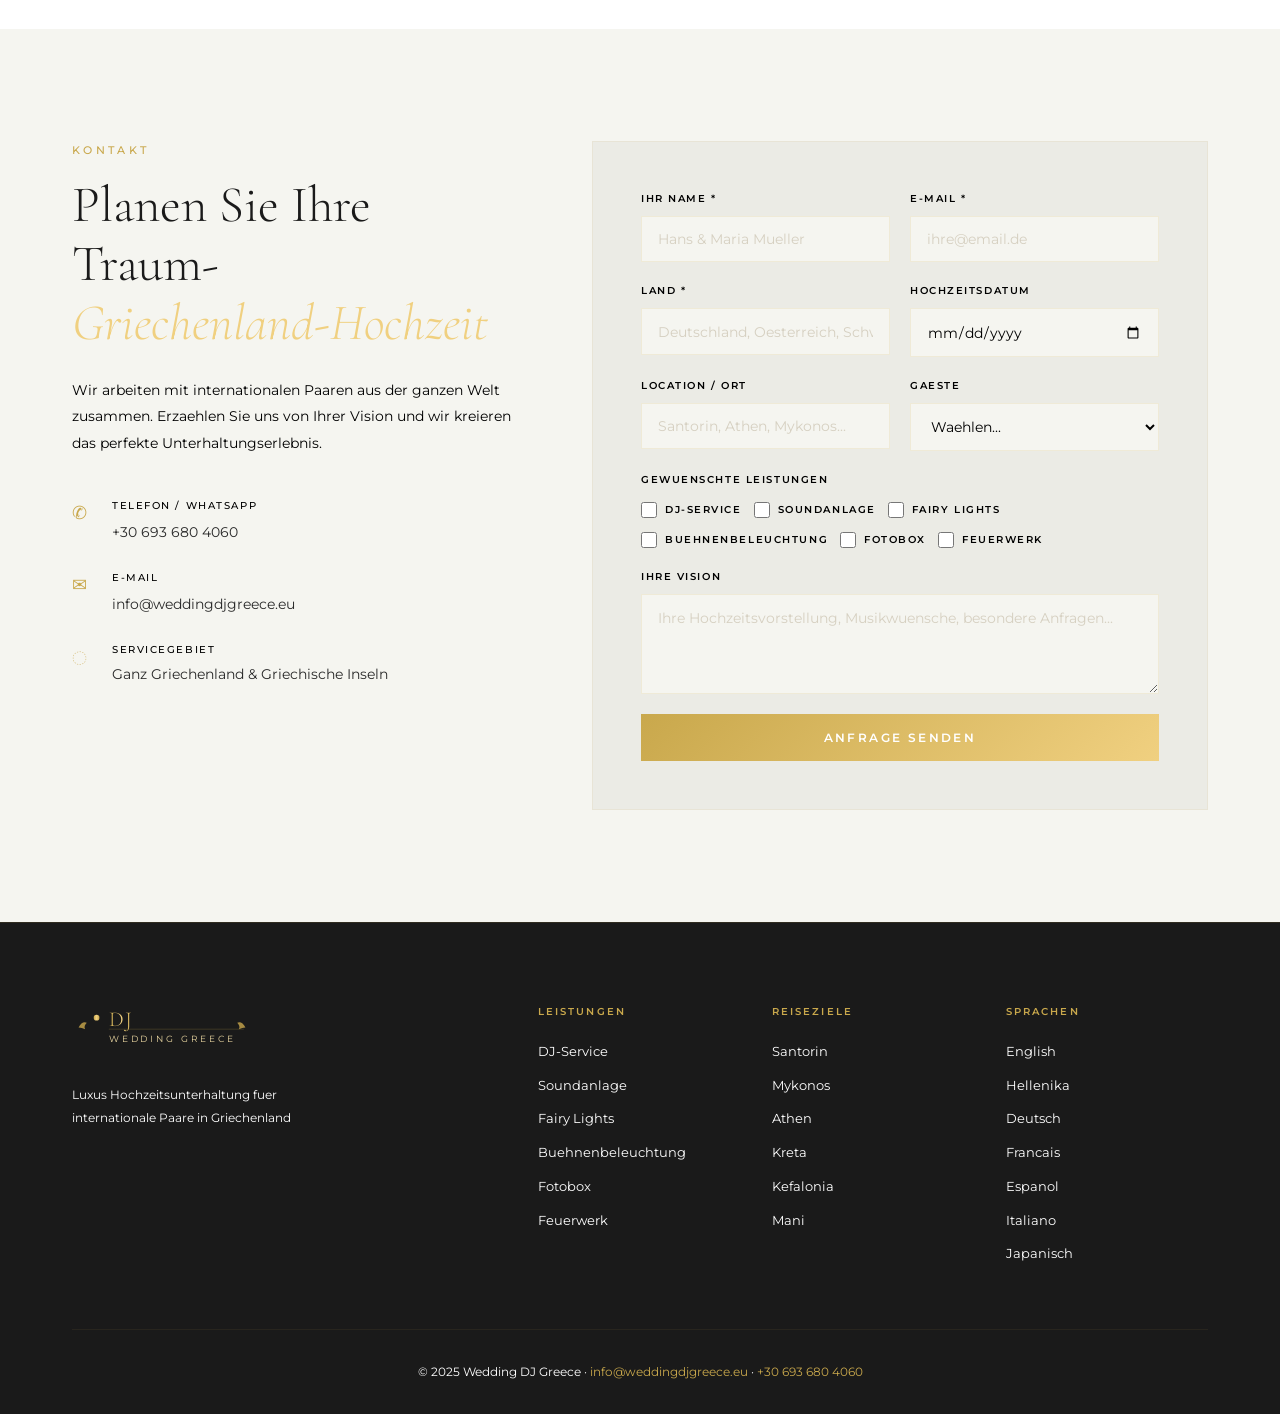
<file: de/index.html>
<!DOCTYPE html>
<html lang="de">
<head>
<meta charset="UTF-8">
<meta name="viewport" content="width=device-width, initial-scale=1.0">
<title>Hochzeits DJ Griechenland | Luxus Destination Hochzeitsunterhaltung | weddingdjgreece.eu</title>
<meta name="description" content="Premium Hochzeits-DJ und Entertainment in Griechenland. Luxus Sound, Beleuchtung und DJ-Erlebnisse fuer Destination-Hochzeiten in Santorin, Mykonos, Athen, Kreta und ganz Griechenland.">
<meta name="keywords" content="Hochzeits DJ Griechenland, Destination Hochzeit Griechenland, DJ Santorin, DJ Mykonos, DJ Athen, DJ Kreta, Luxus Hochzeit Griechenland, Hochzeitsfeier Griechenland">
<link rel="canonical" href="https://weddingdjgreece.eu/de/">
<meta property="og:locale" content="de_DE">
<link rel="alternate" hreflang="de" href="https://weddingdjgreece.eu/de/">
<link rel="alternate" hreflang="en" href="https://weddingdjgreece.eu/">
<link rel="alternate" hreflang="x-default" href="https://weddingdjgreece.eu/">
<script type="application/ld+json">{"@context":"https://schema.org","@type":"LocalBusiness","name":"Wedding DJ Greece","url":"https://weddingdjgreece.eu","email":"info@weddingdjgreece.eu","telephone":"+30 693 680 4060","inLanguage":"de"}</script>
<link rel="preconnect" href="https://fonts.googleapis.com">
<link rel="preconnect" href="https://fonts.gstatic.com" crossorigin>
<link href="https://fonts.googleapis.com/css2?family=Cormorant+Garamond:ital,wght@0,300;0,400;0,600;1,300;1,400&family=Montserrat:wght@300;400;500;600&display=swap" rel="stylesheet">
<link rel="stylesheet" href="../css/style.css">
</head>
<body>
<nav class="navbar" id="navbar">
  <div class="nav-container">
    <a href="/" class="logo"><svg class="logo-svg" viewBox="0 0 220 60" xmlns="http://www.w3.org/2000/svg"><defs><linearGradient id="gde" x1="0%" y1="0%" x2="100%" y2="0%"><stop offset="0%" style="stop-color:#C9A84C"/><stop offset="50%" style="stop-color:#F0D080"/><stop offset="100%" style="stop-color:#C9A84C"/></linearGradient></defs><path d="M8 30 Q12 22 18 24 Q14 28 16 32 Q12 30 8 30Z" fill="#C9A84C" opacity="0.8"/><path d="M10 35 Q16 28 22 32 Q17 35 18 40 Q13 36 10 35Z" fill="#C9A84C" opacity="0.7"/><circle cx="30" cy="18" r="3.5" fill="url(#gde)"/><rect x="33" y="10" width="1.5" height="10" fill="url(#gde)"/><text x="45" y="28" font-family="Cormorant Garamond, serif" font-size="26" font-weight="300" fill="url(#gde)" letter-spacing="2">DJ</text><line x1="45" y1="32" x2="210" y2="32" stroke="#C9A84C" stroke-width="0.5" opacity="0.5"/><text x="45" y="48" font-family="Montserrat, sans-serif" font-size="11" font-weight="400" fill="#E8D5A0" letter-spacing="3.5">WEDDING GREECE</text><path d="M212 30 Q208 22 202 24 Q206 28 204 32 Q208 30 212 30Z" fill="#C9A84C" opacity="0.8"/></svg></a>
    <div class="lang-switcher">
      <button class="lang-btn" onclick="window.location='/'">EN</button><button class="lang-btn" onclick="window.location='/el/'">ΕΛ</button><button class="lang-btn active">DE</button><button class="lang-btn" onclick="window.location='/fr/'">FR</button><button class="lang-btn" onclick="window.location='/es/'">ES</button><button class="lang-btn" onclick="window.location='/it/'">IT</button><button class="lang-btn" onclick="window.location='/ja/'">日本</button>
    </div>
    <ul class="nav-links">
      <li><a href="#services">Leistungen</a></li><li><a href="#destinations">Reiseziele</a></li><li><a href="#portfolio">Portfolio</a></li><li><a href="#reviews">Bewertungen</a></li><li><a href="#contact" class="nav-cta">Angebot Anfragen</a></li>
    </ul>
    <button class="hamburger" id="hamburger" aria-label="Menue" aria-expanded="false"><span></span><span></span><span></span></button>
  </div>
  <div class="mobile-menu" id="mobileMenu"><a href="#services">Leistungen</a><a href="#destinations">Reiseziele</a><a href="#portfolio">Portfolio</a><a href="#reviews">Bewertungen</a><a href="#contact">Angebot Anfragen</a></div>
</nav>
<section class="hero" id="hero">
  <div class="hero-bg"></div><div class="hero-overlay"></div>
  <div class="hero-content">
    <p class="hero-eyebrow">Premium Hochzeitsunterhaltung in Griechenland</p>
    <h1 class="hero-title">Wo Musik,<br><em>Licht und Luxus</em><br>Verschmelzen</h1>
    <p class="hero-subtitle">Aussergewoehnliche DJ-, Sound- und Beleuchtungserlebnisse fuer internationale Paare, die Griechenland als traumhafte Hochzeitsdestination waehlen</p>
    <div class="hero-ctas"><a href="#contact" class="btn-primary">Hochzeit Planen</a><a href="#portfolio" class="btn-outline">Unsere Arbeit Ansehen</a></div>
    <div class="hero-awards"><span class="award-badge">WeddingWire Choice 2020-2023</span><span class="award-badge">5-Sterne-Bewertung</span><span class="award-badge">Internationale Paare</span></div>
  </div>
  <div class="scroll-hint" aria-hidden="true"><span>Scroll</span><div class="scroll-line"></div></div>
</section>
<section class="destinations-banner"><div class="container"><p class="banner-text">Destination Hochzeiten in ganz Griechenland</p><div class="destinations-list"><span>Santorin</span><span class="dot">·</span><span>Mykonos</span><span class="dot">·</span><span>Athen</span><span class="dot">·</span><span>Kreta</span><span class="dot">·</span><span>Kefalonia</span><span class="dot">·</span><span>Mani</span><span class="dot">·</span><span>Rhodos</span><span class="dot">·</span><span>Korfu</span><span class="dot">·</span><span>Zakynthos</span><span class="dot">·</span><span>Paros</span></div></div></section>
<section class="services" id="services"><div class="container"><div class="section-header"><p class="section-eyebrow">Unser Angebot</p><h2 class="section-title">Vollstaendige Hochzeitsunterhaltung</h2><p class="section-desc">Alles fuer ein unvergessliches Fest, geliefert mit Luxus und Praezision</p></div>
<div class="services-grid">
<div class="service-card"><div class="service-icon">&#9834;</div><h3>DJ-Service</h3><p>Handverlesene Elite-DJs, die nahtlose Sets kreieren - von zeremonieller Eleganz bis zur Hochenergietanzflaeche.</p></div>
<div class="service-card"><div class="service-icon">&#9676;</div><h3>Premium Sound</h3><p>Kristallklarer Sound mit modernsten Anlagen, massgeschneidert fuer Ihre Location - von intimen bis zu grossen Feiern.</p></div>
<div class="service-card featured"><div class="service-icon">&#10022;</div><h3>Fairy &amp; String Lights</h3><p>Bezaubernde Lichtinstallationen, die jede griechische Location in ein Maerchenland verwandeln. Beliebt bei internationalen Paaren.</p></div>
<div class="service-card"><div class="service-icon">&#9672;</div><h3>Buehnenbeleuchtung</h3><p>Dynamische, professionelle Buehnenbeleuchtung fuer die perfekte Atmosphaere - Zeremonie, Abendessen, Tanz und mehr.</p></div>
<div class="service-card"><div class="service-icon">&#9673;</div><h3>Photo Booth &amp; 360 Grad</h3><p>Premium-Fotobox und 360-Grad-Video-Booth - die beliebteste Erinnerungsstation fuer Ihre Gaeste.</p></div>
<div class="service-card"><div class="service-icon">&#10040;</div><h3>Feuerwerk</h3><p>Spektakulaere Feuerwerksshows fuer die magischsten Momente Ihrer griechischen Hochzeitsfeier.</p></div>
</div></div></section>
<section class="destinations" id="destinations"><div class="container"><div class="section-header"><p class="section-eyebrow">Griechenlands Schoenste Orte</p><h2 class="section-title">Ihr Traumziel</h2><p class="section-desc">Wir reisen durch ganz Griechenland, um weltklasse Unterhaltung zu Ihrer Wunschlocation zu bringen</p></div>
<div class="destinations-grid">
<div class="dest-card"><div class="dest-img dest-santorini"></div><div class="dest-content"><h3>Santorin</h3><p>Caldera-Sonnenuntergaenge und weiss getunchte Doerfer. Die weltbekannteste Destination-Hochzeitskulisse.</p></div></div>
<div class="dest-card"><div class="dest-img dest-mykonos"></div><div class="dest-content"><h3>Mykonos</h3><p>Kosmopolitischer Glamour trifft aegaeische Schoenheit. Hochenergetische Feiern an Europas trendigster Hochzeitsdestination.</p></div></div>
<div class="dest-card"><div class="dest-img dest-crete"></div><div class="dest-content"><h3>Kreta</h3><p>Antike Geschichte, Olivenhaine und dramatische Kuestenlinien. Epische Feiern auf Griechenlands groesster Insel.</p></div></div>
<div class="dest-card"><div class="dest-img dest-mani"></div><div class="dest-content"><h3>Mani-Halbinsel</h3><p>Rau, unberuehrt und atemverschlagend schoen. Steintuerme treffen auf tuerkisfarbene Gewaesser.</p></div></div>
<div class="dest-card"><div class="dest-img dest-kefalonia"></div><div class="dest-content"><h3>Kefalonia</h3><p>Uppig gruene Berge und unglaublich blaues Wasser. Romantische Insel-Hochzeiten auf einem der versteckten Juwelen Griechenlands.</p></div></div>
<div class="dest-card"><div class="dest-img dest-athens"></div><div class="dest-content"><h3>Athen</h3><p>Antike Denkmaeler als Kulisse. Urbane Raffinesse trifft historische Groesse fuer Stadthochzeiten.</p></div></div>
</div></div></section>
<section class="reviews" id="reviews"><div class="container"><div class="section-header"><p class="section-eyebrow">Glueckliche Paare</p><h2 class="section-title">Was Unsere Paare Sagen</h2></div>
<div class="reviews-grid">
<div class="review-card"><div class="stars">&#9733;&#9733;&#9733;&#9733;&#9733;</div><p class="review-text">"Christos war unglaublich. Er spielte alle Musikgenres genau wie gewuenscht. Er las die Stimmung perfekt - alle tanzten, Jung und Alt. Die beste Party unseres Lebens."</p><div class="reviewer"><span class="reviewer-name">Alexandros</span><span class="reviewer-detail">Hochzeit in Griechenland</span></div></div>
<div class="review-card featured"><div class="stars">&#9733;&#9733;&#9733;&#9733;&#9733;</div><p class="review-text">"Chris war absolut AMAZING. Er setzte den perfekten Ton fuer unsere Hochzeit und machte sie zur lustigsten Nacht unseres Lebens. Die Energie auf der Tanzflaeche war unglaublich."</p><div class="reviewer"><span class="reviewer-name">Christina</span><span class="reviewer-detail">Internationale Braut</span></div></div>
<div class="review-card"><div class="stars">&#9733;&#9733;&#9733;&#9733;&#9733;</div><p class="review-text">"Unsere Hochzeit war dank Chris' Party ein Traum! Es gab keinen Moment, in dem wir nicht tanzten. Unsere deutschen Freunde haben ihn zu ihrer Hochzeit eingeladen!"</p><div class="reviewer"><span class="reviewer-name">Ioanna</span><span class="reviewer-detail">Destination Wedding - Mani</span></div></div>
<div class="review-card"><div class="stars">&#9733;&#9733;&#9733;&#9733;&#9733;</div><p class="review-text">"Er verwandelte eine einfache Taverne in eine elegante Hochzeitslocation. Die Musik war perfekt - wie man auf Englisch sagt: his work spoke for itself!"</p><div class="reviewer"><span class="reviewer-name">Joanna</span><span class="reviewer-detail">Sommer 2025</span></div></div>
</div>
<div class="awards-section"><p class="awards-title">WeddingWire Couples' Choice Award</p><div class="award-years"><span class="award-year">2020</span><span class="award-year">2021</span><span class="award-year">2022</span><span class="award-year">2023</span></div></div>
</div></section>
<section class="contact" id="contact"><div class="container"><div class="contact-wrapper">
<div class="contact-info">
<p class="section-eyebrow">Kontakt</p>
<h2>Planen Sie Ihre Traum-<br><em>Griechenland-Hochzeit</em></h2>
<p class="contact-desc">Wir arbeiten mit internationalen Paaren aus der ganzen Welt zusammen. Erzaehlen Sie uns von Ihrer Vision und wir kreieren das perfekte Unterhaltungserlebnis.</p>
<div class="contact-details">
<div class="contact-item"><span class="ci-icon">&#9990;</span><div><p class="ci-label">Telefon / WhatsApp</p><a href="tel:+306936804060" class="ci-value">+30 693 680 4060</a></div></div>
<div class="contact-item"><span class="ci-icon">&#9993;</span><div><p class="ci-label">E-Mail</p><a href="mailto:info@weddingdjgreece.eu" class="ci-value">info@weddingdjgreece.eu</a></div></div>
<div class="contact-item"><span class="ci-icon">&#9676;</span><div><p class="ci-label">Servicegebiet</p><p class="ci-value">Ganz Griechenland &amp; Griechische Inseln</p></div></div>
</div></div>
<div class="contact-form-wrap">
<form id="contactForm" class="contact-form" novalidate>
<div class="form-row"><div class="form-group"><label for="name">Ihr Name *</label><input type="text" id="name" name="name" required placeholder="Hans &amp; Maria Mueller"></div><div class="form-group"><label for="email">E-Mail *</label><input type="email" id="email" name="email" required placeholder="ihre@email.de"></div></div>
<div class="form-row"><div class="form-group"><label for="country">Land *</label><input type="text" id="country" name="country" required placeholder="Deutschland, Oesterreich, Schweiz..."></div><div class="form-group"><label for="weddingDate">Hochzeitsdatum</label><input type="date" id="weddingDate" name="weddingDate"></div></div>
<div class="form-row"><div class="form-group"><label for="venue">Location / Ort</label><input type="text" id="venue" name="venue" placeholder="Santorin, Athen, Mykonos..."></div><div class="form-group"><label for="guests">Gaeste</label><select id="guests" name="guests"><option value="">Waehlen...</option><option>Unter 50</option><option>50-100</option><option>100-200</option><option>200+</option></select></div></div>
<div class="form-group full"><label>Gewuenschte Leistungen</label><div class="checkbox-group"><label class="checkbox-label"><input type="checkbox" name="services" value="DJ"> DJ-Service</label><label class="checkbox-label"><input type="checkbox" name="services" value="Sound"> Soundanlage</label><label class="checkbox-label"><input type="checkbox" name="services" value="FairyLights"> Fairy Lights</label><label class="checkbox-label"><input type="checkbox" name="services" value="StageLighting"> Buehnenbeleuchtung</label><label class="checkbox-label"><input type="checkbox" name="services" value="PhotoBooth"> Fotobox</label><label class="checkbox-label"><input type="checkbox" name="services" value="Fireworks"> Feuerwerk</label></div></div>
<div class="form-group full"><label for="message">Ihre Vision</label><textarea id="message" name="message" rows="4" placeholder="Ihre Hochzeitsvorstellung, Musikwuensche, besondere Anfragen..."></textarea></div>
<button type="submit" class="btn-primary btn-full" id="submitBtn"><span id="btnText">Anfrage Senden</span><span id="btnLoading" style="display:none">Wird gesendet...</span></button>
<div id="formSuccess" class="form-success" style="display:none"><p>&#10003; Vielen Dank! Wir melden uns innerhalb von 24 Stunden.</p></div>
<div id="formError" class="form-error" style="display:none"><p>Etwas ist schiefgelaufen. Bitte schreiben Sie uns direkt an info@weddingdjgreece.eu</p></div>
</form></div></div></div></section>
<footer class="footer"><div class="container"><div class="footer-inner"><div class="footer-brand"><svg class="logo-svg footer-logo" viewBox="0 0 220 60" xmlns="http://www.w3.org/2000/svg"><defs><linearGradient id="gfde" x1="0%" y1="0%" x2="100%" y2="0%"><stop offset="0%" style="stop-color:#C9A84C"/><stop offset="50%" style="stop-color:#F0D080"/><stop offset="100%" style="stop-color:#C9A84C"/></linearGradient></defs><path d="M8 30 Q12 22 18 24 Q14 28 16 32 Q12 30 8 30Z" fill="#C9A84C" opacity="0.8"/><circle cx="30" cy="18" r="3.5" fill="url(#gfde)"/><text x="45" y="28" font-family="Cormorant Garamond, serif" font-size="26" font-weight="300" fill="url(#gfde)" letter-spacing="2">DJ</text><line x1="45" y1="32" x2="210" y2="32" stroke="#C9A84C" stroke-width="0.5" opacity="0.5"/><text x="45" y="48" font-family="Montserrat, sans-serif" font-size="11" font-weight="400" fill="#E8D5A0" letter-spacing="3.5">WEDDING GREECE</text><path d="M212 30 Q208 22 202 24 Q206 28 204 32 Q208 30 212 30Z" fill="#C9A84C" opacity="0.8"/></svg><p class="footer-tagline">Luxus Hochzeitsunterhaltung fuer internationale Paare in Griechenland</p></div>
<div class="footer-links"><div class="footer-col"><h4>Leistungen</h4><a href="#services">DJ-Service</a><a href="#services">Soundanlage</a><a href="#services">Fairy Lights</a><a href="#services">Buehnenbeleuchtung</a><a href="#services">Fotobox</a><a href="#services">Feuerwerk</a></div><div class="footer-col"><h4>Reiseziele</h4><a href="#destinations">Santorin</a><a href="#destinations">Mykonos</a><a href="#destinations">Athen</a><a href="#destinations">Kreta</a><a href="#destinations">Kefalonia</a><a href="#destinations">Mani</a></div><div class="footer-col"><h4>Sprachen</h4><a href="/">English</a><a href="/el/">Hellenika</a><a href="/de/">Deutsch</a><a href="/fr/">Francais</a><a href="/es/">Espanol</a><a href="/it/">Italiano</a><a href="/ja/">Japanisch</a></div></div></div>
<div class="footer-bottom"><p>© 2025 Wedding DJ Greece · <a href="mailto:info@weddingdjgreece.eu">info@weddingdjgreece.eu</a> · <a href="tel:+306936804060">+30 693 680 4060</a></p></div></div></footer>
<script src="../js/main.js"></script>
</body>
</html>
</file>
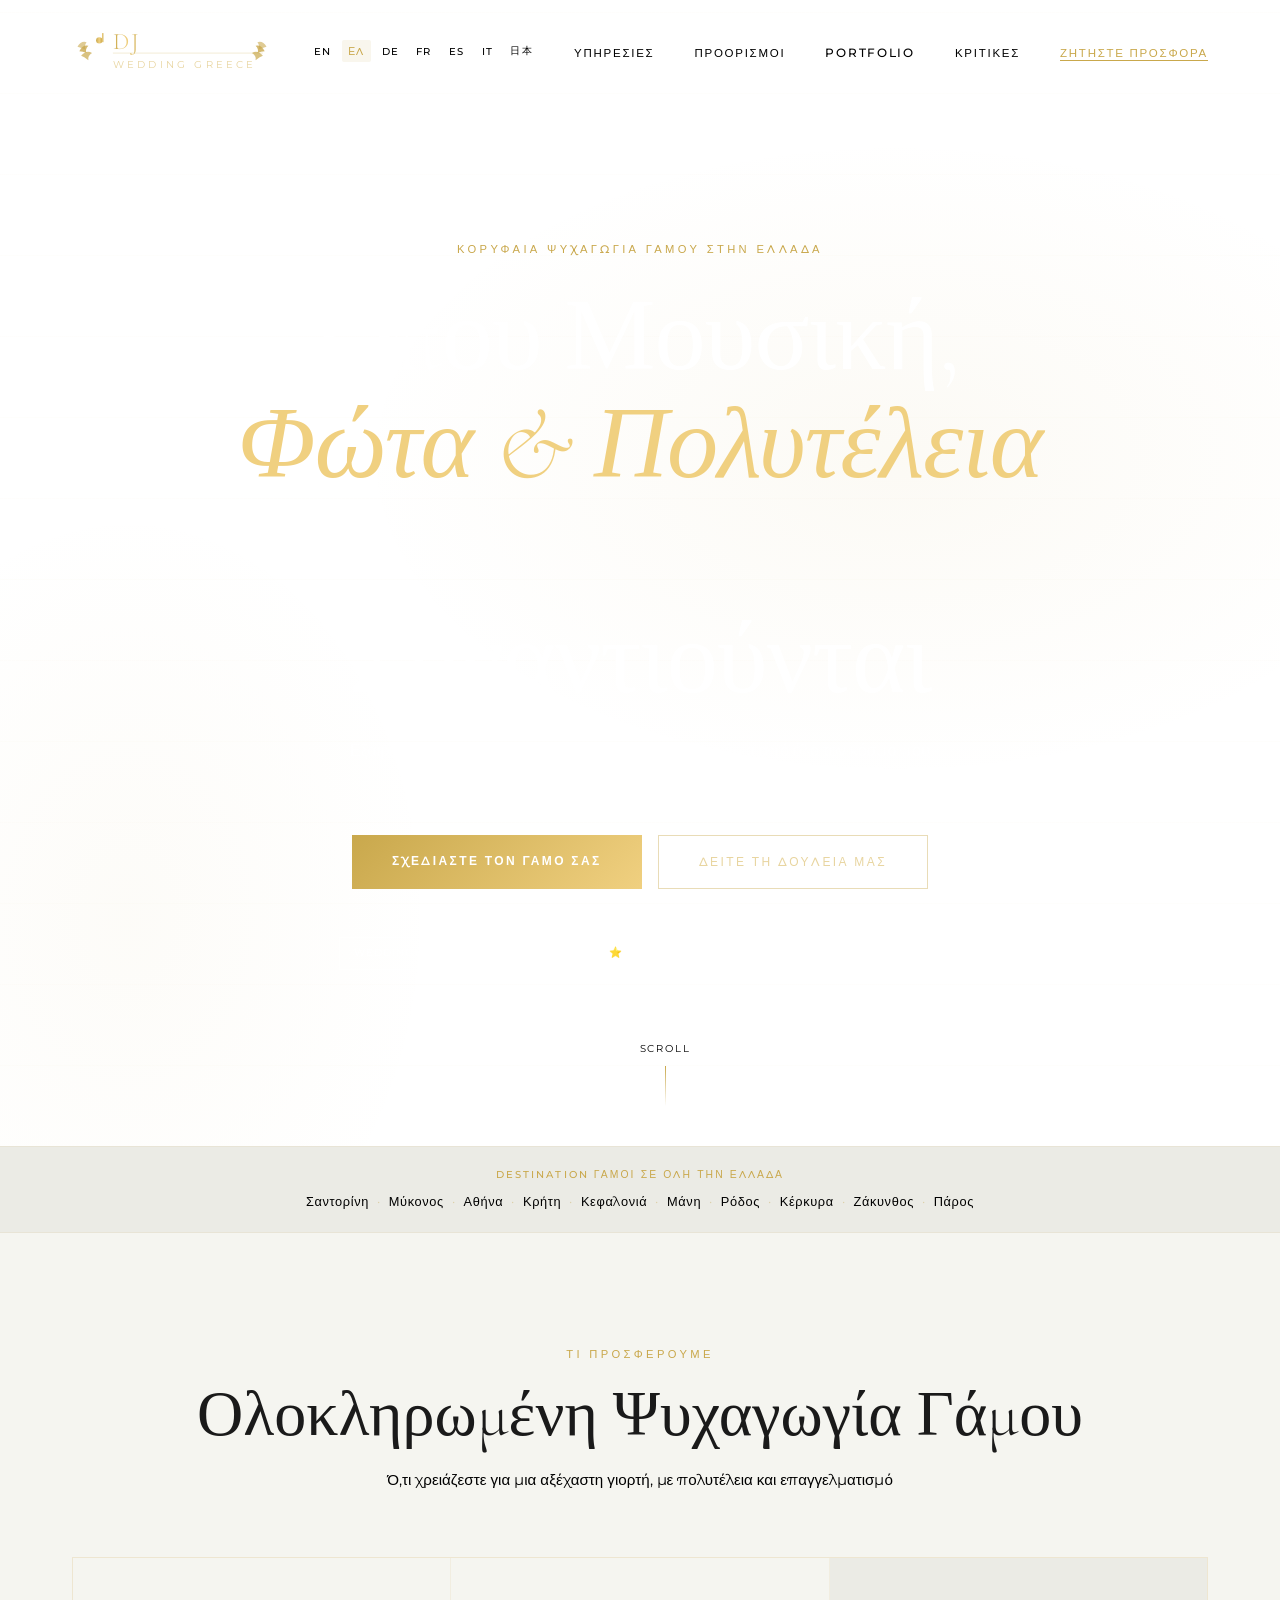
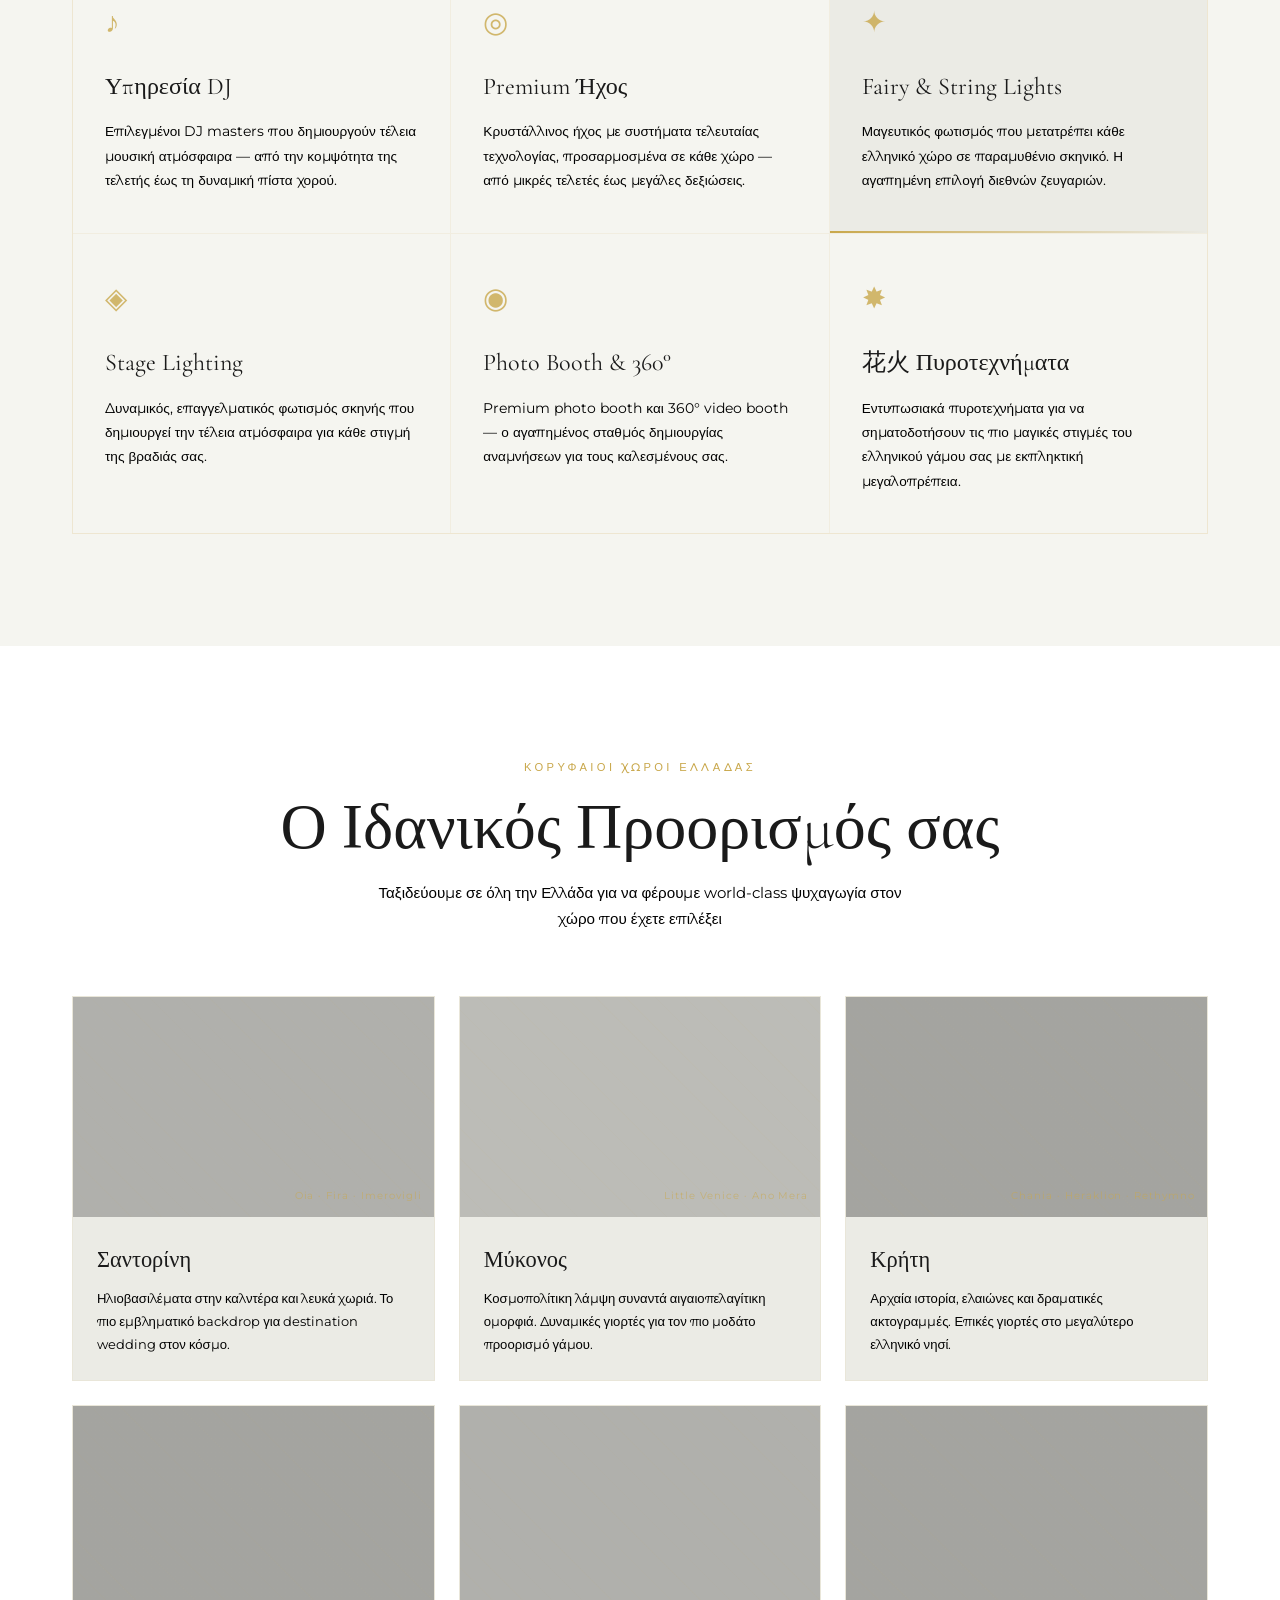
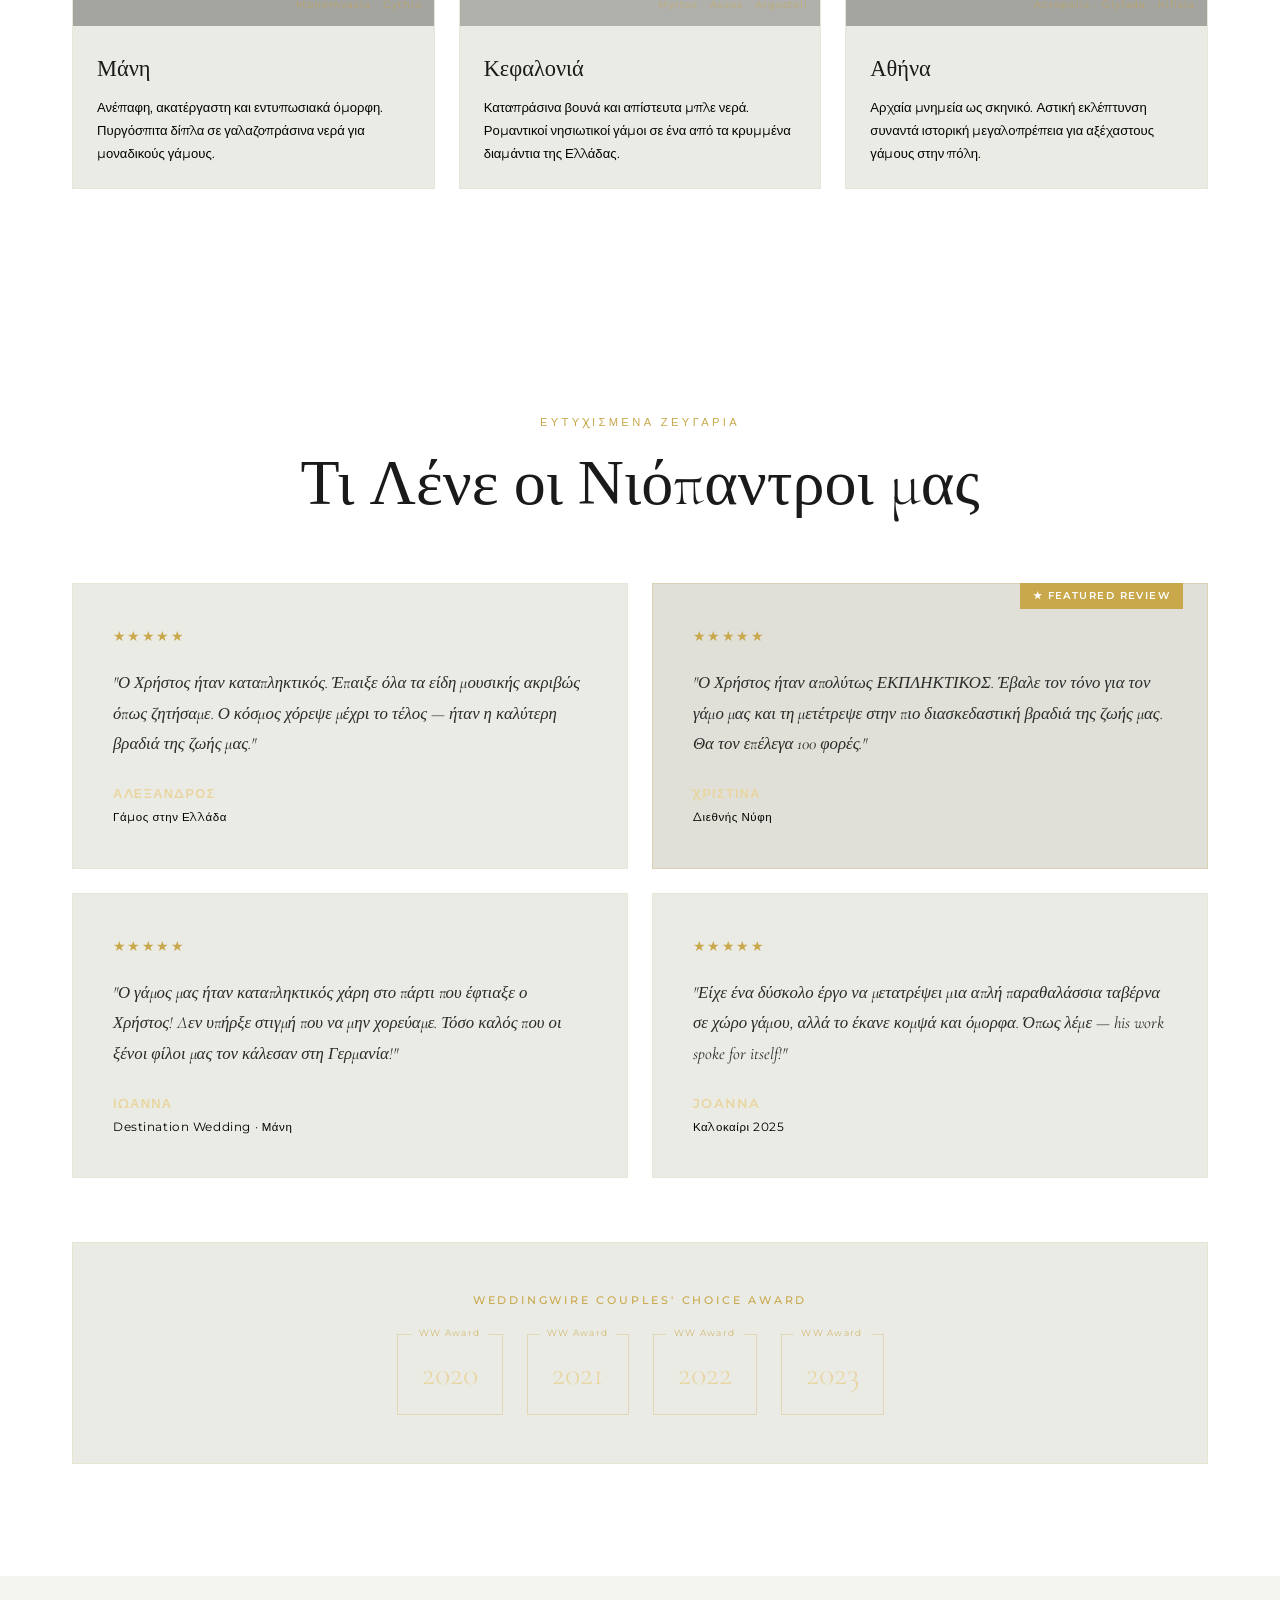
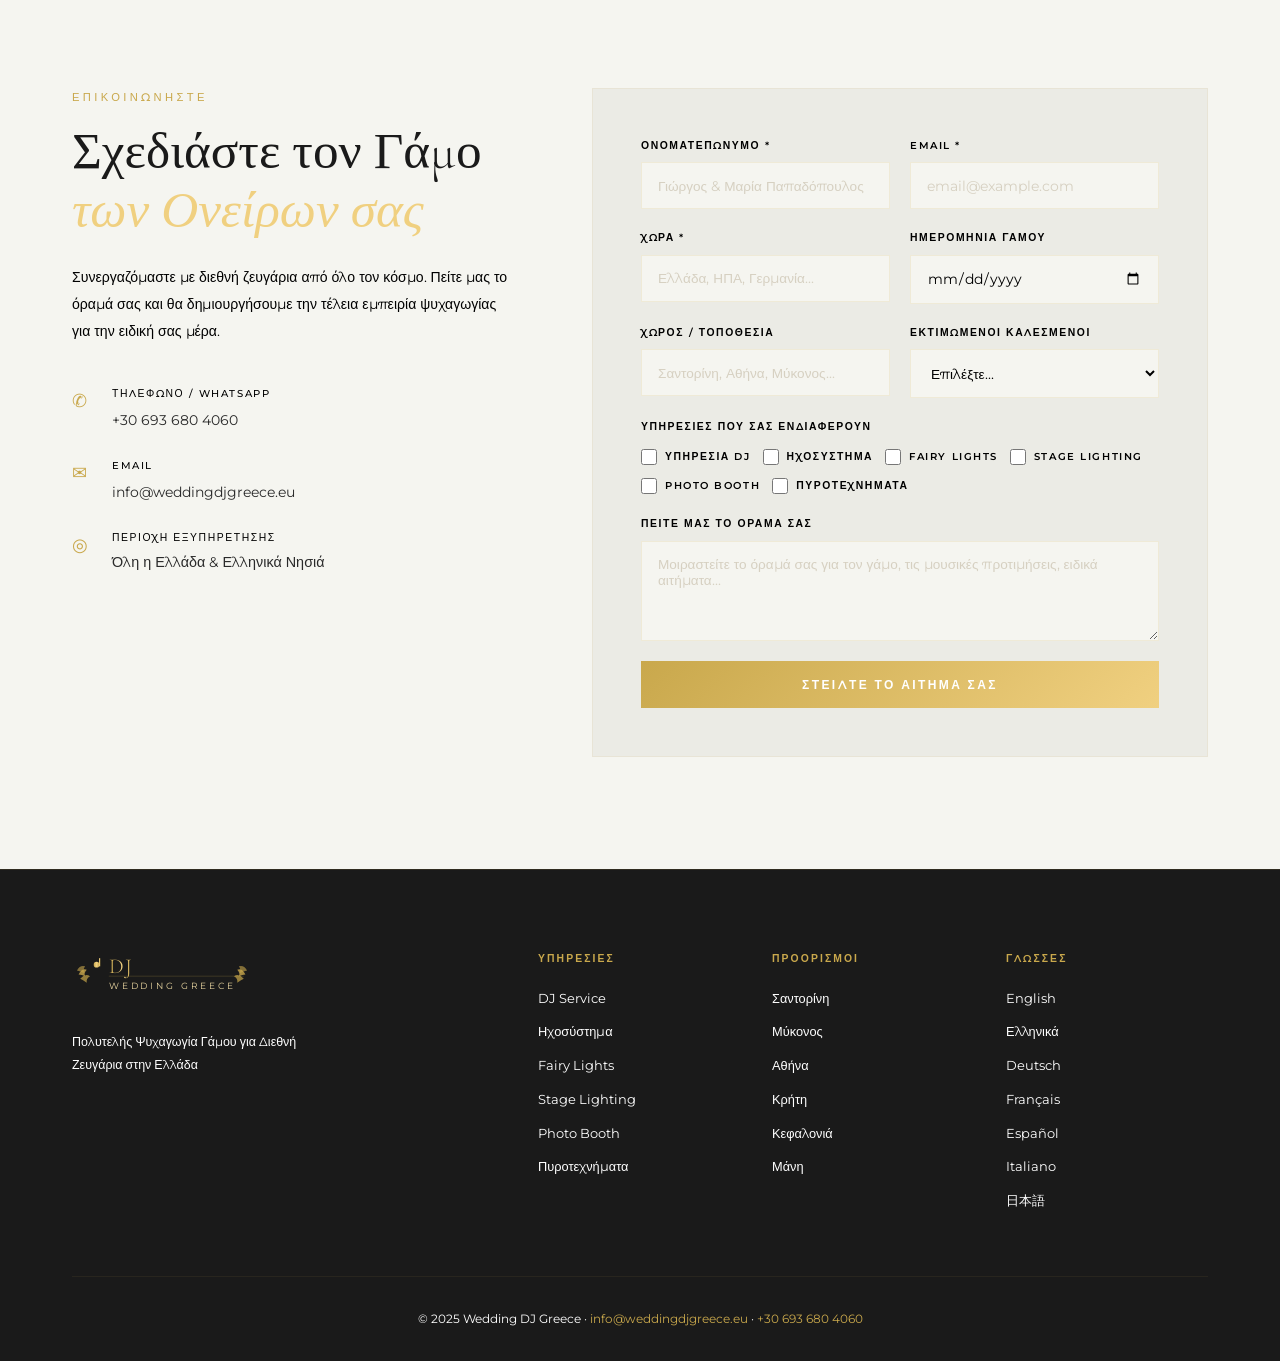
<file: el/index.html>
<!DOCTYPE html>
<html lang="el">
<head>
<meta charset="UTF-8">
<meta name="viewport" content="width=device-width, initial-scale=1.0">
<title>Wedding DJ Ελλάδα | Πολυτελείς Υπηρεσίες DJ για Γάμους Destination | weddingdjgreece.eu</title>
<meta name="description" content="Κορυφαίες υπηρεσίες DJ & ψυχαγωγίας για γάμους destination στην Ελλάδα. Ήχος, φωτισμός & DJ εμπειρίες για ζευγάρια από όλο τον κόσμο. Σαντορίνη, Μύκονος, Αθήνα, Κρήτη.">
<meta name="keywords" content="wedding DJ Ελλάδα, γάμος destination Ελλάδα, DJ γάμου Σαντορίνη, DJ γάμου Μύκονος, DJ γάμου Αθήνα, DJ γάμου Κρήτη, πολυτελής γάμος Ελλάδα, φωτισμός γάμου Ελλάδα">
<link rel="canonical" href="https://weddingdjgreece.eu/el/">
<meta property="og:title" content="Wedding DJ Ελλάδα | Πολυτελής Ψυχαγωγία Γάμου">
<meta property="og:description" content="Πολυτελείς υπηρεσίες DJ, Ήχου & Φωτισμού για Destination Γάμους σε όλη την Ελλάδα.">
<meta property="og:url" content="https://weddingdjgreece.eu/el/">
<meta property="og:locale" content="el_GR">
<link rel="alternate" hreflang="el" href="https://weddingdjgreece.eu/el/">
<link rel="alternate" hreflang="en" href="https://weddingdjgreece.eu/">
<link rel="alternate" hreflang="de" href="https://weddingdjgreece.eu/de/">
<link rel="alternate" hreflang="fr" href="https://weddingdjgreece.eu/fr/">
<link rel="alternate" hreflang="es" href="https://weddingdjgreece.eu/es/">
<link rel="alternate" hreflang="it" href="https://weddingdjgreece.eu/it/">
<link rel="alternate" hreflang="ja" href="https://weddingdjgreece.eu/ja/">
<link rel="alternate" hreflang="x-default" href="https://weddingdjgreece.eu/">
<script type="application/ld+json">
{"@context":"https://schema.org","@type":"LocalBusiness","name":"Wedding DJ Greece","description":"Κορυφαίες υπηρεσίες DJ & ψυχαγωγίας για destination γάμους στην Ελλάδα","url":"https://weddingdjgreece.eu","email":"info@weddingdjgreece.eu","telephone":"+30 693 680 4060","areaServed":["Greece","Santorini","Mykonos","Crete","Athens","Mani","Kefalonia"],"inLanguage":"el"}
</script>
<link rel="preconnect" href="https://fonts.googleapis.com">
<link rel="preconnect" href="https://fonts.gstatic.com" crossorigin>
<link href="https://fonts.googleapis.com/css2?family=Cormorant+Garamond:ital,wght@0,300;0,400;0,600;1,300;1,400&family=Montserrat:wght@300;400;500;600&display=swap" rel="stylesheet">
<link rel="stylesheet" href="../css/style.css">
</head>
<body>
<nav class="navbar" id="navbar">
  <div class="nav-container">
    <a href="/" class="logo">
      <svg class="logo-svg" viewBox="0 0 220 60" xmlns="http://www.w3.org/2000/svg" aria-hidden="true">
        <defs><linearGradient id="g1" x1="0%" y1="0%" x2="100%" y2="0%"><stop offset="0%" style="stop-color:#C9A84C"/><stop offset="50%" style="stop-color:#F0D080"/><stop offset="100%" style="stop-color:#C9A84C"/></linearGradient></defs>
        <path d="M8 30 Q12 22 18 24 Q14 28 16 32 Q12 30 8 30Z" fill="#C9A84C" opacity="0.8"/><path d="M10 35 Q16 28 22 32 Q17 35 18 40 Q13 36 10 35Z" fill="#C9A84C" opacity="0.7"/><path d="M6 25 Q10 18 16 20 Q13 24 15 28 Q10 26 6 25Z" fill="#C9A84C" opacity="0.6"/>
        <circle cx="30" cy="18" r="3.5" fill="url(#g1)"/><rect x="33" y="10" width="1.5" height="10" fill="url(#g1)"/>
        <text x="45" y="28" font-family="Cormorant Garamond, serif" font-size="26" font-weight="300" fill="url(#g1)" letter-spacing="2">DJ</text>
        <line x1="45" y1="32" x2="210" y2="32" stroke="#C9A84C" stroke-width="0.5" opacity="0.5"/>
        <text x="45" y="48" font-family="Montserrat, sans-serif" font-size="11" font-weight="400" fill="#E8D5A0" letter-spacing="3.5">WEDDING GREECE</text>
        <path d="M212 30 Q208 22 202 24 Q206 28 204 32 Q208 30 212 30Z" fill="#C9A84C" opacity="0.8"/><path d="M210 35 Q204 28 198 32 Q203 35 202 40 Q207 36 210 35Z" fill="#C9A84C" opacity="0.7"/><path d="M214 25 Q210 18 204 20 Q207 24 205 28 Q210 26 214 25Z" fill="#C9A84C" opacity="0.6"/>
      </svg>
    </a>
    <div class="lang-switcher">
      <button class="lang-btn" onclick="window.location='/'">EN</button>
      <button class="lang-btn active">ΕΛ</button>
      <button class="lang-btn" onclick="window.location='/de/'">DE</button>
      <button class="lang-btn" onclick="window.location='/fr/'">FR</button>
      <button class="lang-btn" onclick="window.location='/es/'">ES</button>
      <button class="lang-btn" onclick="window.location='/it/'">IT</button>
      <button class="lang-btn" onclick="window.location='/ja/'">日本</button>
    </div>
    <ul class="nav-links">
      <li><a href="#services">Υπηρεσίες</a></li>
      <li><a href="#destinations">Προορισμοί</a></li>
      <li><a href="#portfolio">Portfolio</a></li>
      <li><a href="#reviews">Κριτικές</a></li>
      <li><a href="#contact" class="nav-cta">Ζητήστε Προσφορά</a></li>
    </ul>
    <button class="hamburger" id="hamburger" aria-label="Μενού" aria-expanded="false"><span></span><span></span><span></span></button>
  </div>
  <div class="mobile-menu" id="mobileMenu">
    <a href="#services">Υπηρεσίες</a><a href="#destinations">Προορισμοί</a><a href="#portfolio">Portfolio</a><a href="#reviews">Κριτικές</a><a href="#contact">Ζητήστε Προσφορά</a>
  </div>
</nav>

<section class="hero" id="hero">
  <div class="hero-bg"></div><div class="hero-overlay"></div>
  <div class="hero-content">
    <p class="hero-eyebrow">Κορυφαία Ψυχαγωγία Γάμου στην Ελλάδα</p>
    <h1 class="hero-title">Όπου Μουσική,<br><em>Φώτα & Πολυτέλεια</em><br>Συναντιούνται</h1>
    <p class="hero-subtitle">Εξαιρετικές εμπειρίες DJ, Ήχου & Φωτισμού για ζευγάρια από όλο τον κόσμο που επιλέγουν την Ελλάδα για τον γάμο των ονείρων τους</p>
    <div class="hero-ctas">
      <a href="#contact" class="btn-primary">Σχεδιάστε τον Γάμο σας</a>
      <a href="#portfolio" class="btn-outline">Δείτε τη Δουλειά μας</a>
    </div>
    <div class="hero-awards">
      <span class="award-badge">WeddingWire Choice 2020–2023</span>
      <span class="award-badge">⭐ Αξιολόγηση 5 Αστέρων</span>
      <span class="award-badge">Διεθνή Ζευγάρια</span>
    </div>
  </div>
  <div class="scroll-hint" aria-hidden="true"><span>Scroll</span><div class="scroll-line"></div></div>
</section>

<section class="destinations-banner">
  <div class="container">
    <p class="banner-text">Destination Γάμοι σε όλη την Ελλάδα</p>
    <div class="destinations-list">
      <span>Σαντορίνη</span><span class="dot">·</span><span>Μύκονος</span><span class="dot">·</span><span>Αθήνα</span><span class="dot">·</span><span>Κρήτη</span><span class="dot">·</span><span>Κεφαλονιά</span><span class="dot">·</span><span>Μάνη</span><span class="dot">·</span><span>Ρόδος</span><span class="dot">·</span><span>Κέρκυρα</span><span class="dot">·</span><span>Ζάκυνθος</span><span class="dot">·</span><span>Πάρος</span>
    </div>
  </div>
</section>

<section class="services" id="services">
  <div class="container">
    <div class="section-header">
      <p class="section-eyebrow">Τι Προσφέρουμε</p>
      <h2 class="section-title">Ολοκληρωμένη Ψυχαγωγία Γάμου</h2>
      <p class="section-desc">Ό,τι χρειάζεστε για μια αξέχαστη γιορτή, με πολυτέλεια και επαγγελματισμό</p>
    </div>
    <div class="services-grid">
      <div class="service-card"><div class="service-icon">♪</div><h3>Υπηρεσία DJ</h3><p>Επιλεγμένοι DJ masters που δημιουργούν τέλεια μουσική ατμόσφαιρα — από την κομψότητα της τελετής έως τη δυναμική πίστα χορού.</p></div>
      <div class="service-card"><div class="service-icon">◎</div><h3>Premium Ήχος</h3><p>Κρυστάλλινος ήχος με συστήματα τελευταίας τεχνολογίας, προσαρμοσμένα σε κάθε χώρο — από μικρές τελετές έως μεγάλες δεξιώσεις.</p></div>
      <div class="service-card featured"><div class="service-icon">✦</div><h3>Fairy & String Lights</h3><p>Μαγευτικός φωτισμός που μετατρέπει κάθε ελληνικό χώρο σε παραμυθένιο σκηνικό. Η αγαπημένη επιλογή διεθνών ζευγαριών.</p></div>
      <div class="service-card"><div class="service-icon">◈</div><h3>Stage Lighting</h3><p>Δυναμικός, επαγγελματικός φωτισμός σκηνής που δημιουργεί την τέλεια ατμόσφαιρα για κάθε στιγμή της βραδιάς σας.</p></div>
      <div class="service-card"><div class="service-icon">◉</div><h3>Photo Booth & 360°</h3><p>Premium photo booth και 360° video booth — ο αγαπημένος σταθμός δημιουργίας αναμνήσεων για τους καλεσμένους σας.</p></div>
      <div class="service-card"><div class="service-icon">✸</div><h3>花火 Πυροτεχνήματα</h3><p>Εντυπωσιακά πυροτεχνήματα για να σηματοδοτήσουν τις πιο μαγικές στιγμές του ελληνικού γάμου σας με εκπληκτική μεγαλοπρέπεια.</p></div>
    </div>
  </div>
</section>

<section class="destinations" id="destinations">
  <div class="container">
    <div class="section-header">
      <p class="section-eyebrow">Κορυφαίοι Χώροι Ελλάδας</p>
      <h2 class="section-title">Ο Ιδανικός Προορισμός σας</h2>
      <p class="section-desc">Ταξιδεύουμε σε όλη την Ελλάδα για να φέρουμε world-class ψυχαγωγία στον χώρο που έχετε επιλέξει</p>
    </div>
    <div class="destinations-grid">
      <div class="dest-card"><div class="dest-img dest-santorini"></div><div class="dest-content"><h3>Σαντορίνη</h3><p>Ηλιοβασιλέματα στην καλντέρα και λευκά χωριά. Το πιο εμβληματικό backdrop για destination wedding στον κόσμο.</p></div></div>
      <div class="dest-card"><div class="dest-img dest-mykonos"></div><div class="dest-content"><h3>Μύκονος</h3><p>Κοσμοπολίτικη λάμψη συναντά αιγαιοπελαγίτικη ομορφιά. Δυναμικές γιορτές για τον πιο μοδάτο προορισμό γάμου.</p></div></div>
      <div class="dest-card"><div class="dest-img dest-crete"></div><div class="dest-content"><h3>Κρήτη</h3><p>Αρχαία ιστορία, ελαιώνες και δραματικές ακτογραμμές. Επικές γιορτές στο μεγαλύτερο ελληνικό νησί.</p></div></div>
      <div class="dest-card"><div class="dest-img dest-mani"></div><div class="dest-content"><h3>Μάνη</h3><p>Ανέπαφη, ακατέργαστη και εντυπωσιακά όμορφη. Πυργόσπιτα δίπλα σε γαλαζοπράσινα νερά για μοναδικούς γάμους.</p></div></div>
      <div class="dest-card"><div class="dest-img dest-kefalonia"></div><div class="dest-content"><h3>Κεφαλονιά</h3><p>Καταπράσινα βουνά και απίστευτα μπλε νερά. Ρομαντικοί νησιωτικοί γάμοι σε ένα από τα κρυμμένα διαμάντια της Ελλάδας.</p></div></div>
      <div class="dest-card"><div class="dest-img dest-athens"></div><div class="dest-content"><h3>Αθήνα</h3><p>Αρχαία μνημεία ως σκηνικό. Αστική εκλέπτυνση συναντά ιστορική μεγαλοπρέπεια για αξέχαστους γάμους στην πόλη.</p></div></div>
    </div>
  </div>
</section>

<section class="reviews" id="reviews">
  <div class="container">
    <div class="section-header">
      <p class="section-eyebrow">Ευτυχισμένα Ζευγάρια</p>
      <h2 class="section-title">Τι Λένε οι Νιόπαντροι μας</h2>
    </div>
    <div class="reviews-grid">
      <div class="review-card"><div class="stars">★★★★★</div><p class="review-text">"Ο Χρήστος ήταν καταπληκτικός. Έπαιξε όλα τα είδη μουσικής ακριβώς όπως ζητήσαμε. Ο κόσμος χόρεψε μέχρι το τέλος — ήταν η καλύτερη βραδιά της ζωής μας."</p><div class="reviewer"><span class="reviewer-name">Αλέξανδρος</span><span class="reviewer-detail">Γάμος στην Ελλάδα</span></div></div>
      <div class="review-card featured"><div class="stars">★★★★★</div><p class="review-text">"Ο Χρήστος ήταν απολύτως ΕΚΠΛΗΚΤΙΚΟΣ. Έβαλε τον τόνο για τον γάμο μας και τη μετέτρεψε στην πιο διασκεδαστική βραδιά της ζωής μας. Θα τον επέλεγα 100 φορές."</p><div class="reviewer"><span class="reviewer-name">Χριστίνα</span><span class="reviewer-detail">Διεθνής Νύφη</span></div></div>
      <div class="review-card"><div class="stars">★★★★★</div><p class="review-text">"Ο γάμος μας ήταν καταπληκτικός χάρη στο πάρτι που έφτιαξε ο Χρήστος! Δεν υπήρξε στιγμή που να μην χορεύαμε. Τόσο καλός που οι ξένοι φίλοι μας τον κάλεσαν στη Γερμανία!"</p><div class="reviewer"><span class="reviewer-name">Ιωάννα</span><span class="reviewer-detail">Destination Wedding · Μάνη</span></div></div>
      <div class="review-card"><div class="stars">★★★★★</div><p class="review-text">"Είχε ένα δύσκολο έργο να μετατρέψει μια απλή παραθαλάσσια ταβέρνα σε χώρο γάμου, αλλά το έκανε κομψά και όμορφα. Όπως λέμε — his work spoke for itself!"</p><div class="reviewer"><span class="reviewer-name">Joanna</span><span class="reviewer-detail">Καλοκαίρι 2025</span></div></div>
    </div>
    <div class="awards-section">
      <p class="awards-title">WeddingWire Couples' Choice Award</p>
      <div class="award-years"><span class="award-year">2020</span><span class="award-year">2021</span><span class="award-year">2022</span><span class="award-year">2023</span></div>
    </div>
  </div>
</section>

<section class="contact" id="contact">
  <div class="container">
    <div class="contact-wrapper">
      <div class="contact-info">
        <p class="section-eyebrow">Επικοινωνήστε</p>
        <h2>Σχεδιάστε τον Γάμο<br><em>των Ονείρων σας</em></h2>
        <p class="contact-desc">Συνεργαζόμαστε με διεθνή ζευγάρια από όλο τον κόσμο. Πείτε μας το όραμά σας και θα δημιουργήσουμε την τέλεια εμπειρία ψυχαγωγίας για την ειδική σας μέρα.</p>
        <div class="contact-details">
          <div class="contact-item"><span class="ci-icon">✆</span><div><p class="ci-label">Τηλέφωνο / WhatsApp</p><a href="tel:+306936804060" class="ci-value">+30 693 680 4060</a></div></div>
          <div class="contact-item"><span class="ci-icon">✉</span><div><p class="ci-label">Email</p><a href="mailto:info@weddingdjgreece.eu" class="ci-value">info@weddingdjgreece.eu</a></div></div>
          <div class="contact-item"><span class="ci-icon">◎</span><div><p class="ci-label">Περιοχή Εξυπηρέτησης</p><p class="ci-value">Όλη η Ελλάδα & Ελληνικά Νησιά</p></div></div>
        </div>
      </div>
      <div class="contact-form-wrap">
        <form id="contactForm" class="contact-form" novalidate>
          <div class="form-row">
            <div class="form-group"><label for="name">Ονοματεπώνυμο *</label><input type="text" id="name" name="name" required placeholder="Γιώργος & Μαρία Παπαδόπουλος"></div>
            <div class="form-group"><label for="email">Email *</label><input type="email" id="email" name="email" required placeholder="email@example.com"></div>
          </div>
          <div class="form-row">
            <div class="form-group"><label for="country">Χώρα *</label><input type="text" id="country" name="country" required placeholder="Ελλάδα, ΗΠΑ, Γερμανία..."></div>
            <div class="form-group"><label for="weddingDate">Ημερομηνία Γάμου</label><input type="date" id="weddingDate" name="weddingDate"></div>
          </div>
          <div class="form-row">
            <div class="form-group"><label for="venue">Χώρος / Τοποθεσία</label><input type="text" id="venue" name="venue" placeholder="Σαντορίνη, Αθήνα, Μύκονος..."></div>
            <div class="form-group"><label for="guests">Εκτιμώμενοι Καλεσμένοι</label><select id="guests" name="guests"><option value="">Επιλέξτε...</option><option>Κάτω από 50</option><option>50–100</option><option>100–200</option><option>200+</option></select></div>
          </div>
          <div class="form-group full">
            <label>Υπηρεσίες που Σας Ενδιαφέρουν</label>
            <div class="checkbox-group">
              <label class="checkbox-label"><input type="checkbox" name="services" value="DJ"> Υπηρεσία DJ</label>
              <label class="checkbox-label"><input type="checkbox" name="services" value="Sound"> Ηχοσύστημα</label>
              <label class="checkbox-label"><input type="checkbox" name="services" value="FairyLights"> Fairy Lights</label>
              <label class="checkbox-label"><input type="checkbox" name="services" value="StageLighting"> Stage Lighting</label>
              <label class="checkbox-label"><input type="checkbox" name="services" value="PhotoBooth"> Photo Booth</label>
              <label class="checkbox-label"><input type="checkbox" name="services" value="Fireworks"> Πυροτεχνήματα</label>
            </div>
          </div>
          <div class="form-group full"><label for="message">Πείτε μας το Όραμά σας</label><textarea id="message" name="message" rows="4" placeholder="Μοιραστείτε το όραμά σας για τον γάμο, τις μουσικές προτιμήσεις, ειδικά αιτήματα..."></textarea></div>
          <button type="submit" class="btn-primary btn-full" id="submitBtn"><span id="btnText">Στείλτε το Αίτημά σας</span><span id="btnLoading" style="display:none">Αποστολή...</span></button>
          <div id="formSuccess" class="form-success" style="display:none"><p>✓ Ευχαριστούμε! Θα επικοινωνήσουμε μαζί σας εντός 24 ωρών.</p></div>
          <div id="formError" class="form-error" style="display:none"><p>Κάτι πήγε στραβά. Στείλτε μας email στο info@weddingdjgreece.eu</p></div>
        </form>
      </div>
    </div>
  </div>
</section>

<footer class="footer">
  <div class="container">
    <div class="footer-inner">
      <div class="footer-brand">
        <svg class="logo-svg footer-logo" viewBox="0 0 220 60" xmlns="http://www.w3.org/2000/svg" aria-hidden="true">
          <defs><linearGradient id="g2" x1="0%" y1="0%" x2="100%" y2="0%"><stop offset="0%" style="stop-color:#C9A84C"/><stop offset="50%" style="stop-color:#F0D080"/><stop offset="100%" style="stop-color:#C9A84C"/></linearGradient></defs>
          <path d="M8 30 Q12 22 18 24 Q14 28 16 32 Q12 30 8 30Z" fill="#C9A84C" opacity="0.8"/><path d="M10 35 Q16 28 22 32 Q17 35 18 40 Q13 36 10 35Z" fill="#C9A84C" opacity="0.7"/><path d="M6 25 Q10 18 16 20 Q13 24 15 28 Q10 26 6 25Z" fill="#C9A84C" opacity="0.6"/>
          <circle cx="30" cy="18" r="3.5" fill="url(#g2)"/><rect x="33" y="10" width="1.5" height="10" fill="url(#g2)"/>
          <text x="45" y="28" font-family="Cormorant Garamond, serif" font-size="26" font-weight="300" fill="url(#g2)" letter-spacing="2">DJ</text>
          <line x1="45" y1="32" x2="210" y2="32" stroke="#C9A84C" stroke-width="0.5" opacity="0.5"/>
          <text x="45" y="48" font-family="Montserrat, sans-serif" font-size="11" font-weight="400" fill="#E8D5A0" letter-spacing="3.5">WEDDING GREECE</text>
          <path d="M212 30 Q208 22 202 24 Q206 28 204 32 Q208 30 212 30Z" fill="#C9A84C" opacity="0.8"/><path d="M210 35 Q204 28 198 32 Q203 35 202 40 Q207 36 210 35Z" fill="#C9A84C" opacity="0.7"/><path d="M214 25 Q210 18 204 20 Q207 24 205 28 Q210 26 214 25Z" fill="#C9A84C" opacity="0.6"/>
        </svg>
        <p class="footer-tagline">Πολυτελής Ψυχαγωγία Γάμου για Διεθνή Ζευγάρια στην Ελλάδα</p>
      </div>
      <div class="footer-links">
        <div class="footer-col"><h4>Υπηρεσίες</h4><a href="#services">DJ Service</a><a href="#services">Ηχοσύστημα</a><a href="#services">Fairy Lights</a><a href="#services">Stage Lighting</a><a href="#services">Photo Booth</a><a href="#services">Πυροτεχνήματα</a></div>
        <div class="footer-col"><h4>Προορισμοί</h4><a href="#destinations">Σαντορίνη</a><a href="#destinations">Μύκονος</a><a href="#destinations">Αθήνα</a><a href="#destinations">Κρήτη</a><a href="#destinations">Κεφαλονιά</a><a href="#destinations">Μάνη</a></div>
        <div class="footer-col"><h4>Γλώσσες</h4><a href="/">English</a><a href="/el/">Ελληνικά</a><a href="/de/">Deutsch</a><a href="/fr/">Français</a><a href="/es/">Español</a><a href="/it/">Italiano</a><a href="/ja/">日本語</a></div>
      </div>
    </div>
    <div class="footer-bottom"><p>© 2025 Wedding DJ Greece · <a href="mailto:info@weddingdjgreece.eu">info@weddingdjgreece.eu</a> · <a href="tel:+306936804060">+30 693 680 4060</a></p></div>
  </div>
</footer>
<script src="../js/main.js"></script>
</body>
</html>
</file>
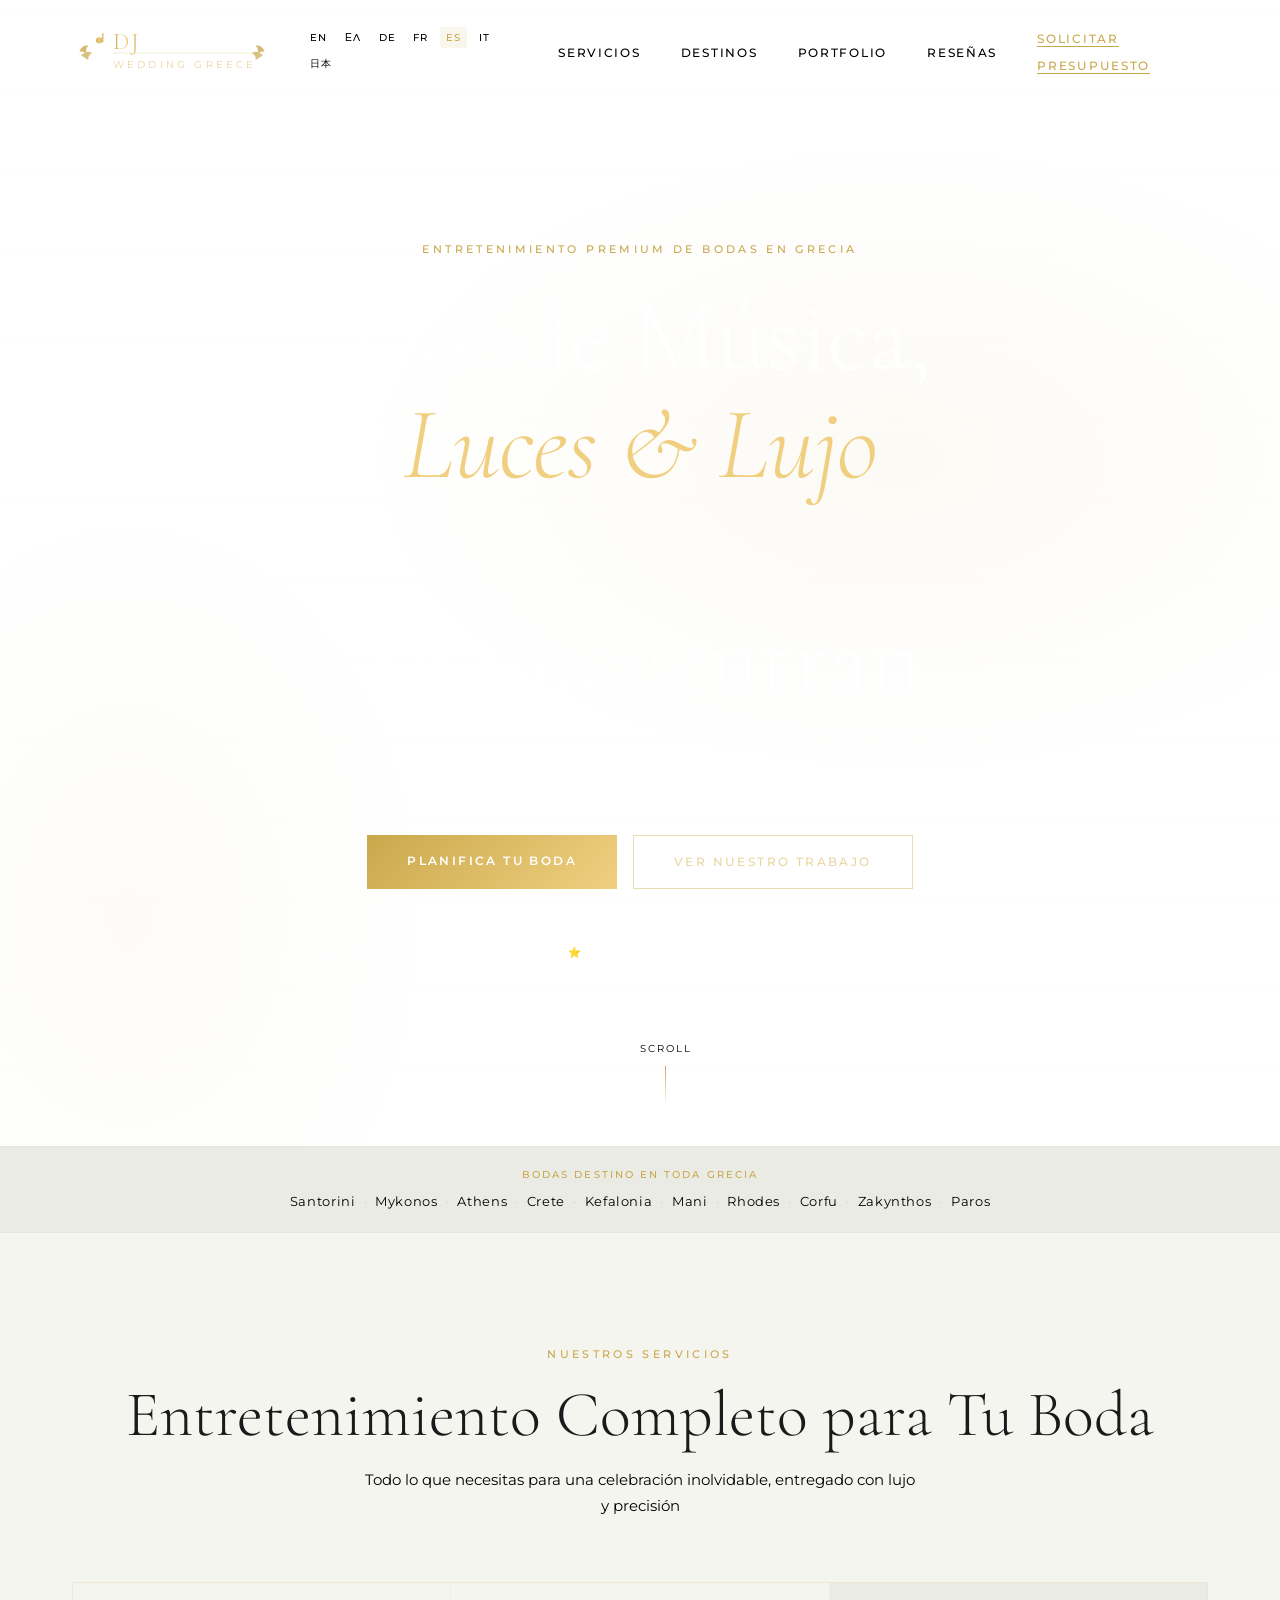
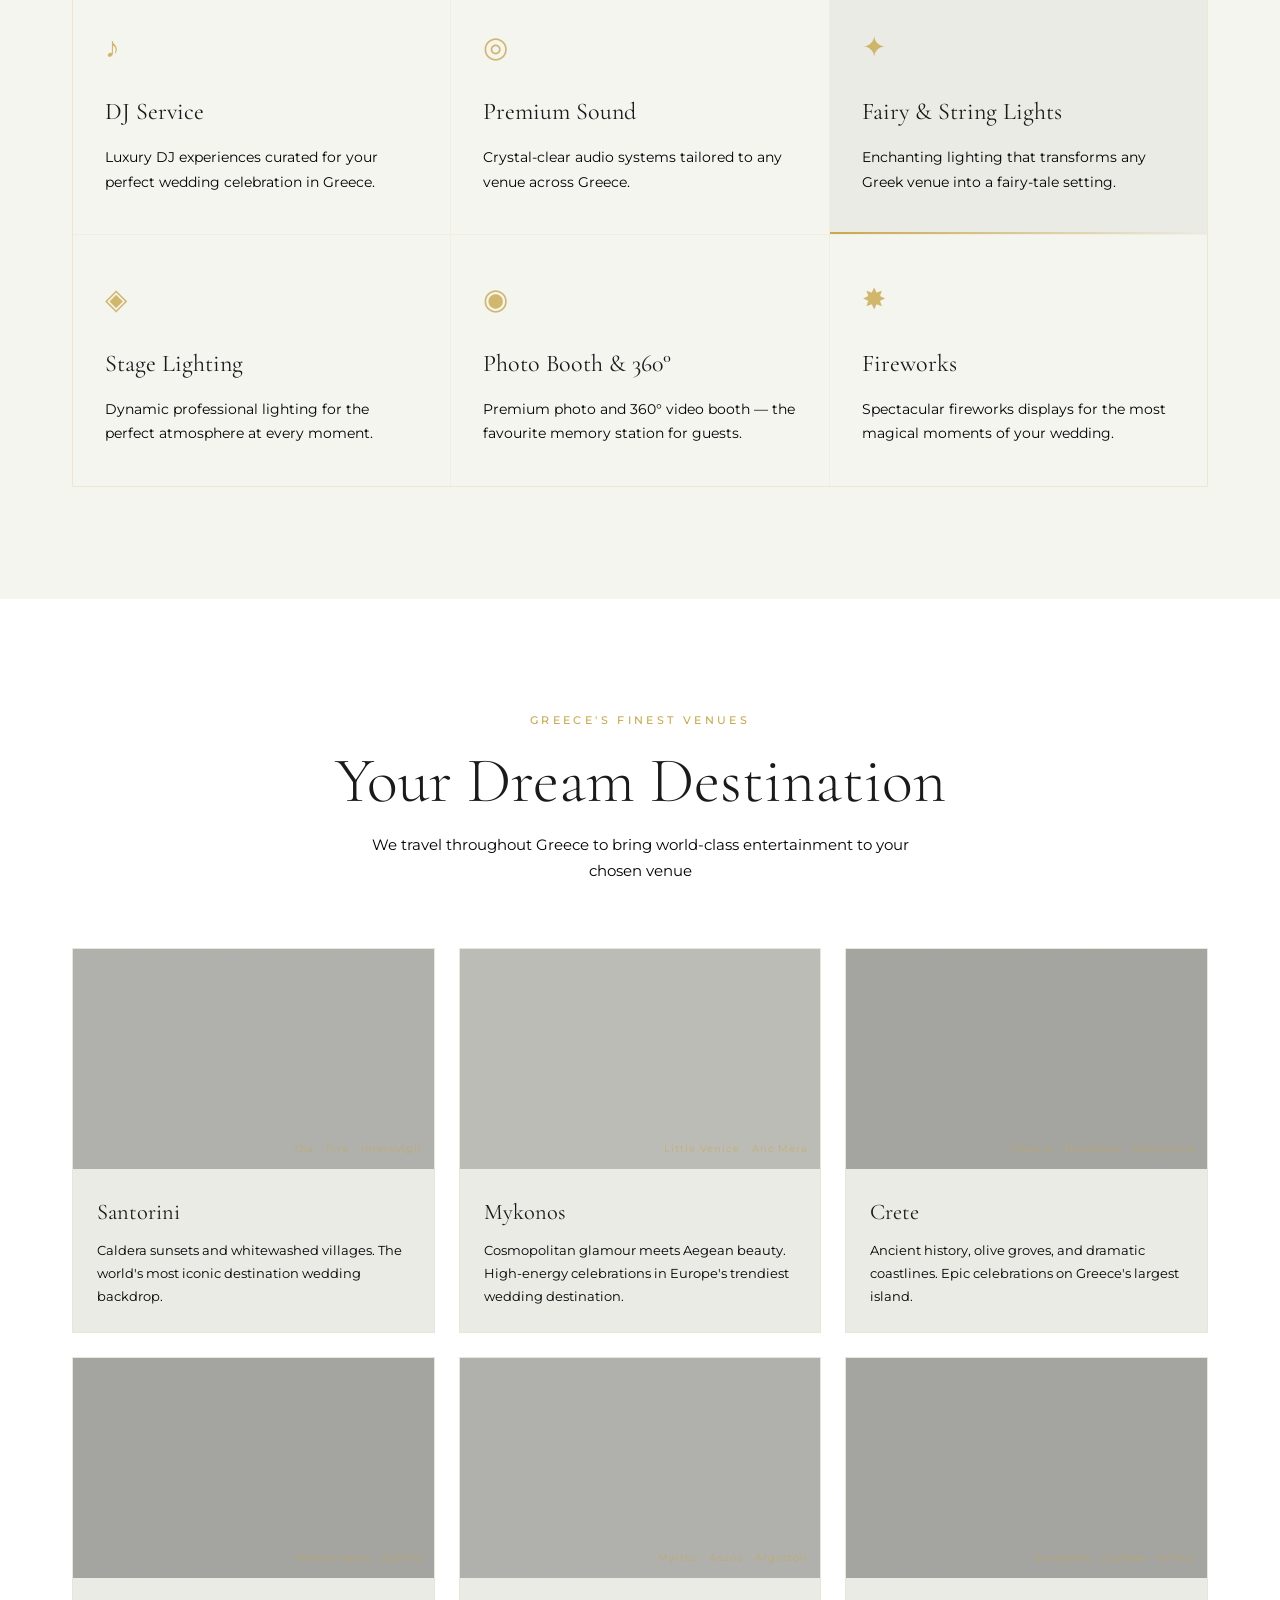
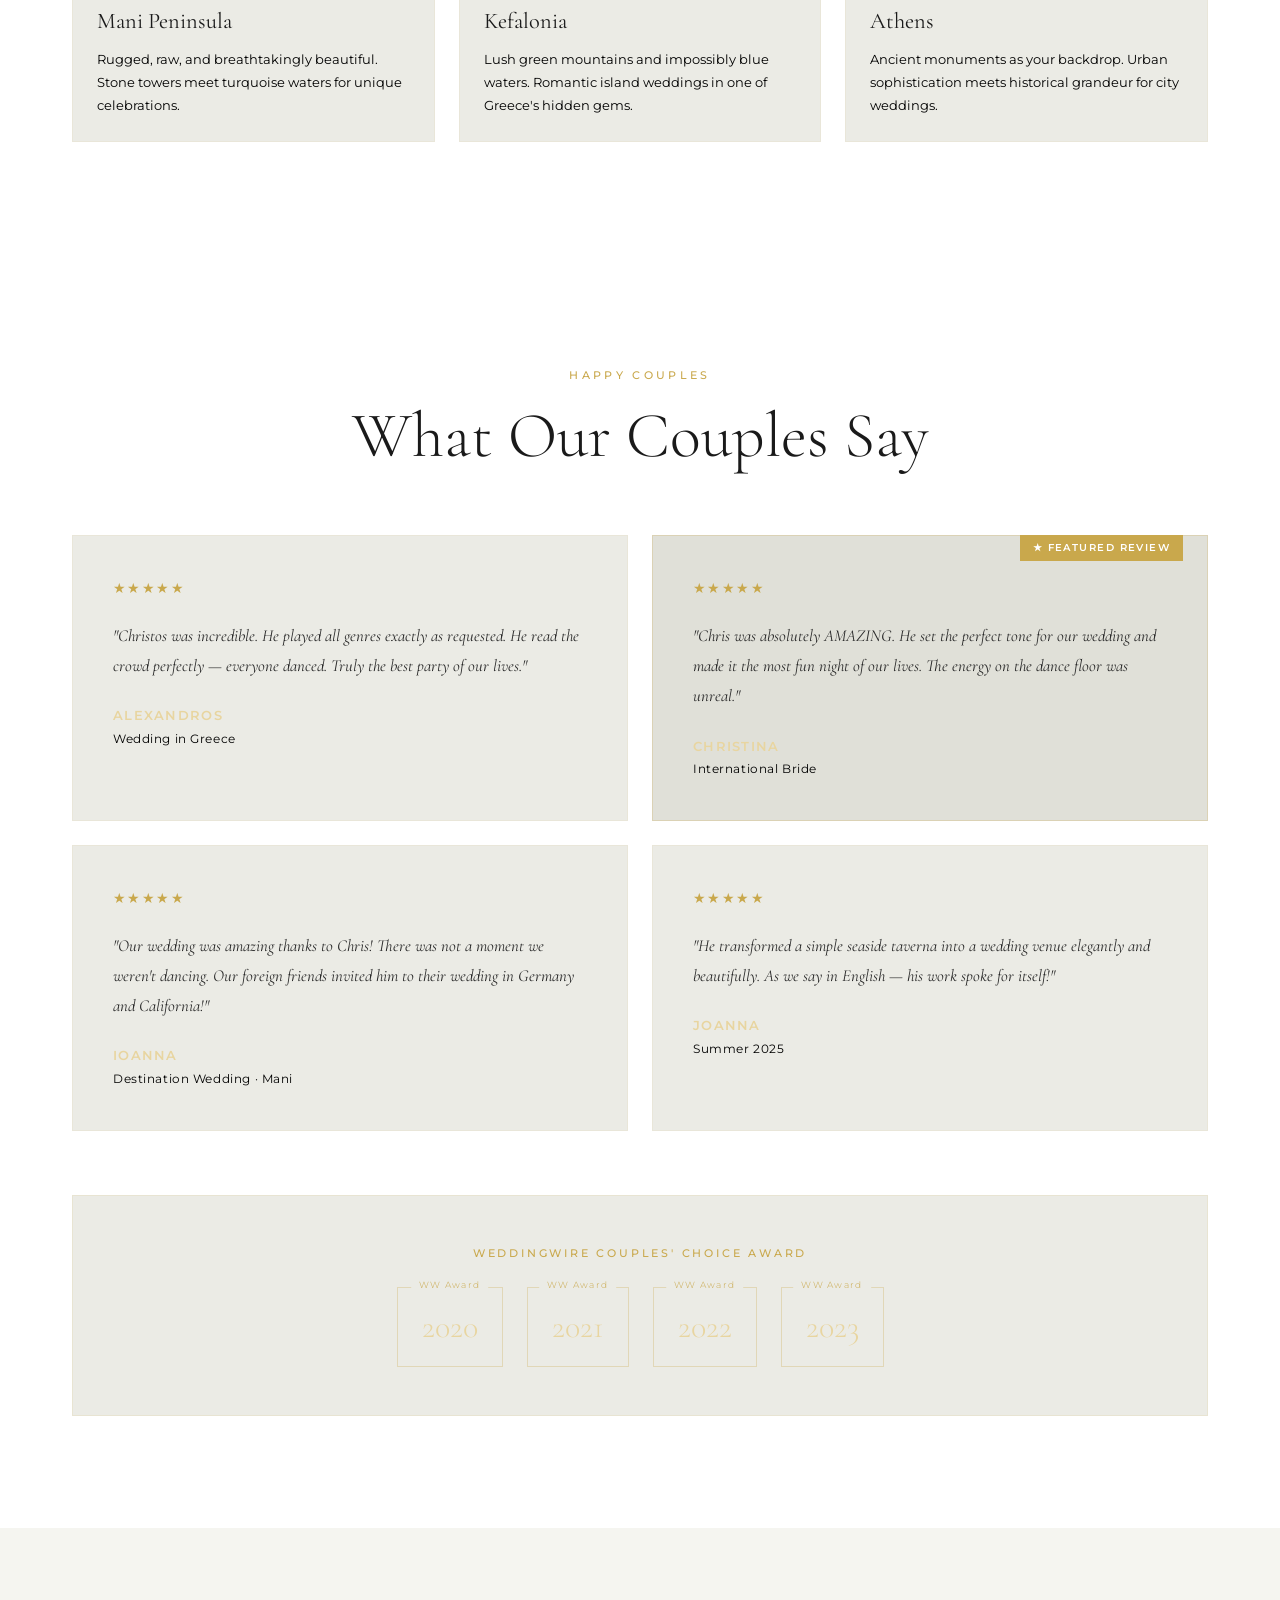
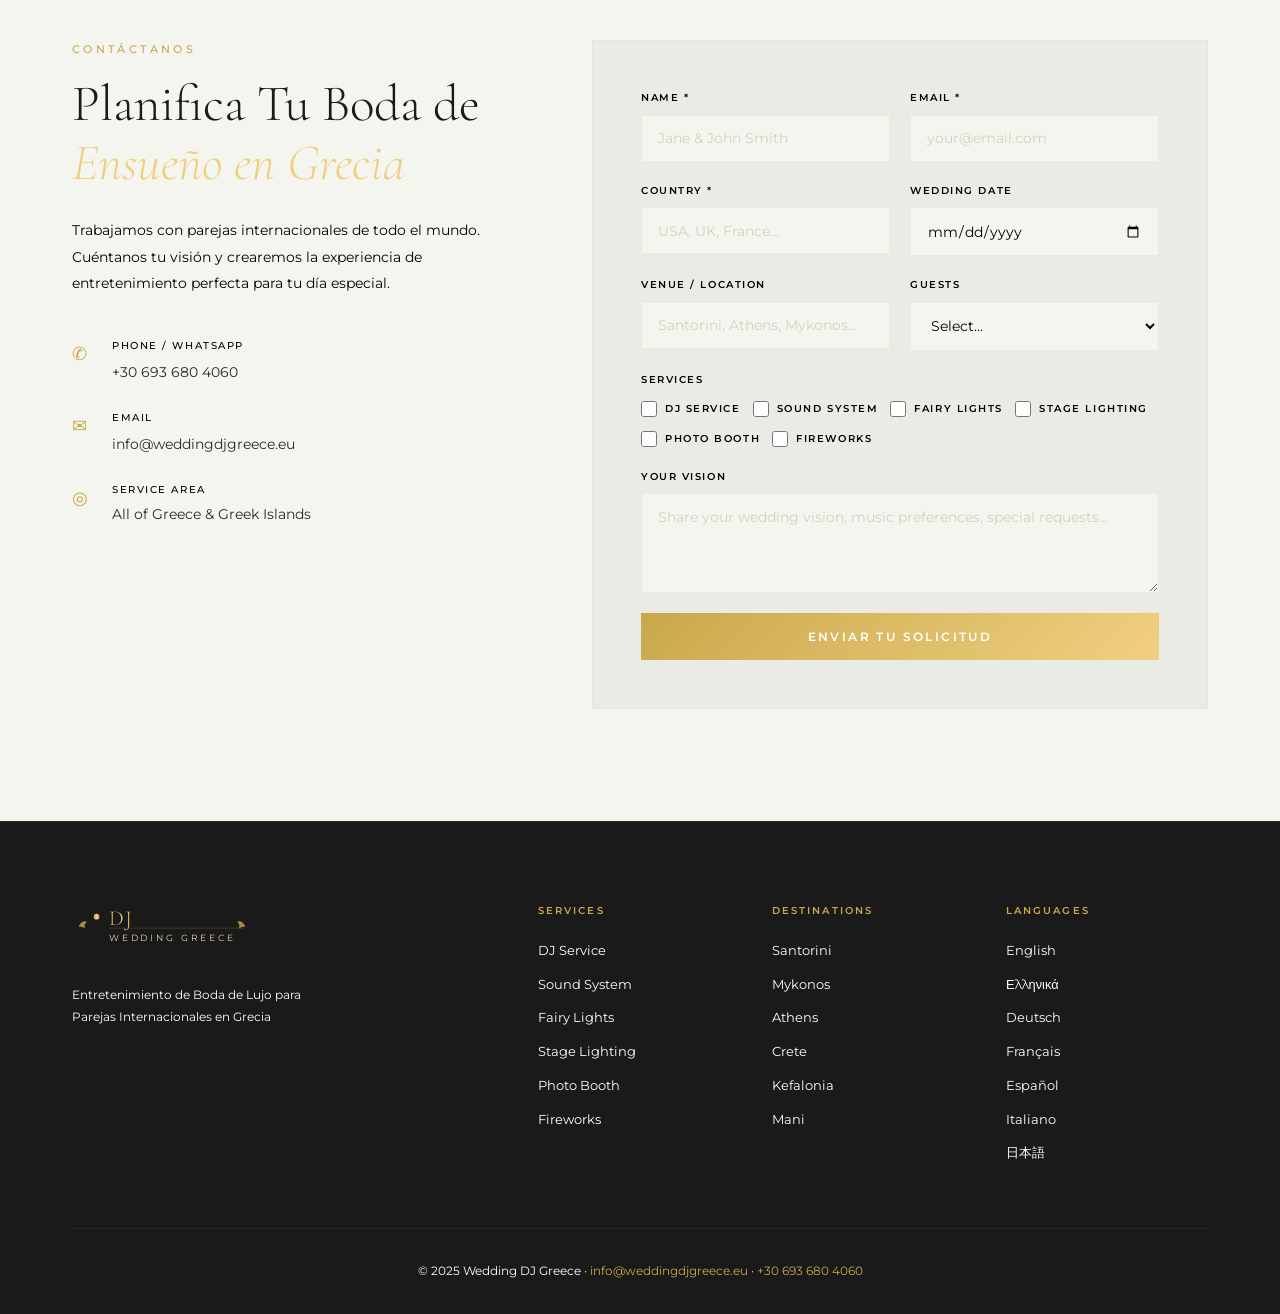
<file: es/index.html>
<!DOCTYPE html>
<html lang="es">
<head>
<meta charset="UTF-8">
<meta name="viewport" content="width=device-width, initial-scale=1.0">
<title>DJ de Bodas en Grecia | Entretenimiento de Lujo para Bodas Destino | weddingdjgreece.eu</title>
<meta name="description" content="DJ & Entretenimiento premium para bodas en Grecia. Sonido, iluminación y experiencias DJ de lujo para bodas destino en Santorini, Mykonos, Atenas, Creta y toda Grecia.">
<meta name="keywords" content="DJ bodas Grecia, boda destino Grecia, DJ Santorini, DJ Mykonos, DJ Atenas, DJ Creta, boda lujo Grecia, entretenimiento boda Grecia, iluminación boda Grecia">
<link rel="canonical" href="https://weddingdjgreece.eu/es/">
<meta property="og:title" content="DJ de Bodas en Grecia | Entretenimiento de Lujo para Bodas Destino | weddingdjgreece.eu">
<meta property="og:description" content="DJ & Entretenimiento premium para bodas en Grecia. Sonido, iluminación y experiencias DJ de lujo para bodas destino en Santorini, Mykonos, Atenas, Creta y toda Grecia.">
<meta property="og:url" content="https://weddingdjgreece.eu/es/">
<meta property="og:locale" content="es_ES">
<link rel="alternate" hreflang="es" href="https://weddingdjgreece.eu/es/">
<link rel="alternate" hreflang="en" href="https://weddingdjgreece.eu/">
<link rel="alternate" hreflang="x-default" href="https://weddingdjgreece.eu/">
<script type="application/ld+json">{"@context":"https://schema.org","@type":"LocalBusiness","name":"Wedding DJ Greece","url":"https://weddingdjgreece.eu","email":"info@weddingdjgreece.eu","telephone":"+30 693 680 4060","inLanguage":"es"}</script>
<link rel="preconnect" href="https://fonts.googleapis.com">
<link rel="preconnect" href="https://fonts.gstatic.com" crossorigin>
<link href="https://fonts.googleapis.com/css2?family=Cormorant+Garamond:ital,wght@0,300;0,400;0,600;1,300;1,400&family=Montserrat:wght@300;400;500;600&display=swap" rel="stylesheet">
<link rel="stylesheet" href="../css/style.css">
</head>
<body>
<nav class="navbar" id="navbar">
  <div class="nav-container">
    <a href="/" class="logo"><svg class="logo-svg" viewBox="0 0 220 60" xmlns="http://www.w3.org/2000/svg" aria-hidden="true"><defs><linearGradient id="ges" x1="0%" y1="0%" x2="100%" y2="0%"><stop offset="0%" style="stop-color:#C9A84C"/><stop offset="50%" style="stop-color:#F0D080"/><stop offset="100%" style="stop-color:#C9A84C"/></linearGradient></defs><path d="M8 30 Q12 22 18 24 Q14 28 16 32 Q12 30 8 30Z" fill="#C9A84C" opacity="0.8"/><path d="M10 35 Q16 28 22 32 Q17 35 18 40 Q13 36 10 35Z" fill="#C9A84C" opacity="0.7"/><circle cx="30" cy="18" r="3.5" fill="url(#ges)"/><rect x="33" y="10" width="1.5" height="10" fill="url(#ges)"/><text x="45" y="28" font-family="Cormorant Garamond, serif" font-size="26" font-weight="300" fill="url(#ges)" letter-spacing="2">DJ</text><line x1="45" y1="32" x2="210" y2="32" stroke="#C9A84C" stroke-width="0.5" opacity="0.5"/><text x="45" y="48" font-family="Montserrat, sans-serif" font-size="11" font-weight="400" fill="#E8D5A0" letter-spacing="3.5">WEDDING GREECE</text><path d="M212 30 Q208 22 202 24 Q206 28 204 32 Q208 30 212 30Z" fill="#C9A84C" opacity="0.8"/><path d="M210 35 Q204 28 198 32 Q203 35 202 40 Q207 36 210 35Z" fill="#C9A84C" opacity="0.7"/></svg></a>
    <div class="lang-switcher">
      <button class="lang-btn" onclick="window.location='/'">EN</button>
      <button class="lang-btn" onclick="window.location='/el/'">ΕΛ</button>
      <button class="lang-btn" onclick="window.location='/de/'">DE</button>
      <button class="lang-btn" onclick="window.location='/fr/'">FR</button>
      <button class="lang-btn active" onclick="window.location='/es/'">ES</button>
      <button class="lang-btn" onclick="window.location='/it/'">IT</button>
      <button class="lang-btn" onclick="window.location='/ja/'">日本</button>
    </div>
    <ul class="nav-links">
      <li><a href="#services">Servicios</a></li><li><a href="#destinations">Destinos</a></li><li><a href="#portfolio">Portfolio</a></li><li><a href="#reviews">Reseñas</a></li><li><a href="#contact" class="nav-cta">Solicitar Presupuesto</a></li>
    </ul>
    <button class="hamburger" id="hamburger" aria-label="Menu" aria-expanded="false"><span></span><span></span><span></span></button>
  </div>
  <div class="mobile-menu" id="mobileMenu"><a href="#services">Servicios</a><a href="#destinations">Destinos</a><a href="#portfolio">Portfolio</a><a href="#reviews">Reseñas</a><a href="#contact">Solicitar Presupuesto</a></div>
</nav>

<section class="hero" id="hero">
  <div class="hero-bg"></div><div class="hero-overlay"></div>
  <div class="hero-content">
    <p class="hero-eyebrow">Entretenimiento Premium de Bodas en Grecia</p>
    <h1 class="hero-title">Donde Música,<br><em>Luces & Lujo</em><br>Se Encuentran</h1>
    <p class="hero-subtitle">Extraordinarias experiencias de DJ, Sonido e Iluminación para parejas de todo el mundo que eligen Grecia como destino de boda de ensueño</p>
    <div class="hero-ctas"><a href="#contact" class="btn-primary">Planifica Tu Boda</a><a href="#portfolio" class="btn-outline">Ver Nuestro Trabajo</a></div>
    <div class="hero-awards"><span class="award-badge">WeddingWire Choice 2020–2023</span><span class="award-badge">⭐ Calificación 5 Estrellas</span><span class="award-badge">Parejas Internacionales</span></div>
  </div>
  <div class="scroll-hint" aria-hidden="true"><span>Scroll</span><div class="scroll-line"></div></div>
</section>

<section class="destinations-banner"><div class="container"><p class="banner-text">Bodas Destino en toda Grecia</p><div class="destinations-list"><span>Santorini</span><span class="dot">·</span><span>Mykonos</span><span class="dot">·</span><span>Athens</span><span class="dot">·</span><span>Crete</span><span class="dot">·</span><span>Kefalonia</span><span class="dot">·</span><span>Mani</span><span class="dot">·</span><span>Rhodes</span><span class="dot">·</span><span>Corfu</span><span class="dot">·</span><span>Zakynthos</span><span class="dot">·</span><span>Paros</span></div></div></section>

<section class="services" id="services"><div class="container">
  <div class="section-header"><p class="section-eyebrow">Nuestros Servicios</p><h2 class="section-title">Entretenimiento Completo para Tu Boda</h2><p class="section-desc">Todo lo que necesitas para una celebración inolvidable, entregado con lujo y precisión</p></div>
  <div class="services-grid">
    <div class="service-card"><div class="service-icon">♪</div><h3>DJ Service</h3><p>Luxury DJ experiences curated for your perfect wedding celebration in Greece.</p></div>
    <div class="service-card"><div class="service-icon">◎</div><h3>Premium Sound</h3><p>Crystal-clear audio systems tailored to any venue across Greece.</p></div>
    <div class="service-card featured"><div class="service-icon">✦</div><h3>Fairy &amp; String Lights</h3><p>Enchanting lighting that transforms any Greek venue into a fairy-tale setting.</p></div>
    <div class="service-card"><div class="service-icon">◈</div><h3>Stage Lighting</h3><p>Dynamic professional lighting for the perfect atmosphere at every moment.</p></div>
    <div class="service-card"><div class="service-icon">◉</div><h3>Photo Booth &amp; 360°</h3><p>Premium photo and 360° video booth — the favourite memory station for guests.</p></div>
    <div class="service-card"><div class="service-icon">✸</div><h3>Fireworks</h3><p>Spectacular fireworks displays for the most magical moments of your wedding.</p></div>
  </div>
</div></section>

<section class="destinations" id="destinations"><div class="container">
  <div class="section-header"><p class="section-eyebrow">Greece's Finest Venues</p><h2 class="section-title">Your Dream Destination</h2><p class="section-desc">We travel throughout Greece to bring world-class entertainment to your chosen venue</p></div>
  <div class="destinations-grid">
    <div class="dest-card"><div class="dest-img dest-santorini"></div><div class="dest-content"><h3>Santorini</h3><p>Caldera sunsets and whitewashed villages. The world's most iconic destination wedding backdrop.</p></div></div>
    <div class="dest-card"><div class="dest-img dest-mykonos"></div><div class="dest-content"><h3>Mykonos</h3><p>Cosmopolitan glamour meets Aegean beauty. High-energy celebrations in Europe's trendiest wedding destination.</p></div></div>
    <div class="dest-card"><div class="dest-img dest-crete"></div><div class="dest-content"><h3>Crete</h3><p>Ancient history, olive groves, and dramatic coastlines. Epic celebrations on Greece's largest island.</p></div></div>
    <div class="dest-card"><div class="dest-img dest-mani"></div><div class="dest-content"><h3>Mani Peninsula</h3><p>Rugged, raw, and breathtakingly beautiful. Stone towers meet turquoise waters for unique celebrations.</p></div></div>
    <div class="dest-card"><div class="dest-img dest-kefalonia"></div><div class="dest-content"><h3>Kefalonia</h3><p>Lush green mountains and impossibly blue waters. Romantic island weddings in one of Greece's hidden gems.</p></div></div>
    <div class="dest-card"><div class="dest-img dest-athens"></div><div class="dest-content"><h3>Athens</h3><p>Ancient monuments as your backdrop. Urban sophistication meets historical grandeur for city weddings.</p></div></div>
  </div>
</div></section>

<section class="reviews" id="reviews"><div class="container">
  <div class="section-header"><p class="section-eyebrow">Happy Couples</p><h2 class="section-title">What Our Couples Say</h2></div>
  <div class="reviews-grid">
    <div class="review-card"><div class="stars">★★★★★</div><p class="review-text">"Christos was incredible. He played all genres exactly as requested. He read the crowd perfectly — everyone danced. Truly the best party of our lives."</p><div class="reviewer"><span class="reviewer-name">Alexandros</span><span class="reviewer-detail">Wedding in Greece</span></div></div>
    <div class="review-card featured"><div class="stars">★★★★★</div><p class="review-text">"Chris was absolutely AMAZING. He set the perfect tone for our wedding and made it the most fun night of our lives. The energy on the dance floor was unreal."</p><div class="reviewer"><span class="reviewer-name">Christina</span><span class="reviewer-detail">International Bride</span></div></div>
    <div class="review-card"><div class="stars">★★★★★</div><p class="review-text">"Our wedding was amazing thanks to Chris! There was not a moment we weren't dancing. Our foreign friends invited him to their wedding in Germany and California!"</p><div class="reviewer"><span class="reviewer-name">Ioanna</span><span class="reviewer-detail">Destination Wedding · Mani</span></div></div>
    <div class="review-card"><div class="stars">★★★★★</div><p class="review-text">"He transformed a simple seaside taverna into a wedding venue elegantly and beautifully. As we say in English — his work spoke for itself!"</p><div class="reviewer"><span class="reviewer-name">Joanna</span><span class="reviewer-detail">Summer 2025</span></div></div>
  </div>
  <div class="awards-section"><p class="awards-title">WeddingWire Couples' Choice Award</p><div class="award-years"><span class="award-year">2020</span><span class="award-year">2021</span><span class="award-year">2022</span><span class="award-year">2023</span></div></div>
</div></section>

<section class="contact" id="contact"><div class="container">
  <div class="contact-wrapper">
    <div class="contact-info">
      <p class="section-eyebrow">Contáctanos</p>
      <h2>Planifica Tu Boda de<br><em>Ensueño en Grecia</em></h2>
      <p class="contact-desc">Trabajamos con parejas internacionales de todo el mundo. Cuéntanos tu visión y crearemos la experiencia de entretenimiento perfecta para tu día especial.</p>
      <div class="contact-details">
        <div class="contact-item"><span class="ci-icon">✆</span><div><p class="ci-label">Phone / WhatsApp</p><a href="tel:+306936804060" class="ci-value">+30 693 680 4060</a></div></div>
        <div class="contact-item"><span class="ci-icon">✉</span><div><p class="ci-label">Email</p><a href="mailto:info@weddingdjgreece.eu" class="ci-value">info@weddingdjgreece.eu</a></div></div>
        <div class="contact-item"><span class="ci-icon">◎</span><div><p class="ci-label">Service Area</p><p class="ci-value">All of Greece &amp; Greek Islands</p></div></div>
      </div>
    </div>
    <div class="contact-form-wrap">
      <form id="contactForm" class="contact-form" novalidate>
        <div class="form-row"><div class="form-group"><label for="name">Name *</label><input type="text" id="name" name="name" required placeholder="Jane &amp; John Smith"></div><div class="form-group"><label for="email">Email *</label><input type="email" id="email" name="email" required placeholder="your@email.com"></div></div>
        <div class="form-row"><div class="form-group"><label for="country">Country *</label><input type="text" id="country" name="country" required placeholder="USA, UK, France..."></div><div class="form-group"><label for="weddingDate">Wedding Date</label><input type="date" id="weddingDate" name="weddingDate"></div></div>
        <div class="form-row"><div class="form-group"><label for="venue">Venue / Location</label><input type="text" id="venue" name="venue" placeholder="Santorini, Athens, Mykonos..."></div><div class="form-group"><label for="guests">Guests</label><select id="guests" name="guests"><option value="">Select...</option><option>Under 50</option><option>50–100</option><option>100–200</option><option>200+</option></select></div></div>
        <div class="form-group full"><label>Services</label><div class="checkbox-group"><label class="checkbox-label"><input type="checkbox" name="services" value="DJ"> DJ Service</label><label class="checkbox-label"><input type="checkbox" name="services" value="Sound"> Sound System</label><label class="checkbox-label"><input type="checkbox" name="services" value="FairyLights"> Fairy Lights</label><label class="checkbox-label"><input type="checkbox" name="services" value="StageLighting"> Stage Lighting</label><label class="checkbox-label"><input type="checkbox" name="services" value="PhotoBooth"> Photo Booth</label><label class="checkbox-label"><input type="checkbox" name="services" value="Fireworks"> Fireworks</label></div></div>
        <div class="form-group full"><label for="message">Your Vision</label><textarea id="message" name="message" rows="4" placeholder="Share your wedding vision, music preferences, special requests..."></textarea></div>
        <button type="submit" class="btn-primary btn-full" id="submitBtn"><span id="btnText">Enviar Tu Solicitud</span><span id="btnLoading" style="display:none">Enviando...</span></button>
        <div id="formSuccess" class="form-success" style="display:none"><p>✓ ¡Gracias! Nos pondremos en contacto en 24 horas.</p></div>
        <div id="formError" class="form-error" style="display:none"><p>Algo salió mal. Escríbenos directamente a info@weddingdjgreece.eu</p></div>
      </form>
    </div>
  </div>
</div></section>

<footer class="footer"><div class="container"><div class="footer-inner"><div class="footer-brand"><svg class="logo-svg footer-logo" viewBox="0 0 220 60" xmlns="http://www.w3.org/2000/svg" aria-hidden="true"><defs><linearGradient id="gfes" x1="0%" y1="0%" x2="100%" y2="0%"><stop offset="0%" style="stop-color:#C9A84C"/><stop offset="50%" style="stop-color:#F0D080"/><stop offset="100%" style="stop-color:#C9A84C"/></linearGradient></defs><path d="M8 30 Q12 22 18 24 Q14 28 16 32 Q12 30 8 30Z" fill="#C9A84C" opacity="0.8"/><circle cx="30" cy="18" r="3.5" fill="url(#gfes)"/><text x="45" y="28" font-family="Cormorant Garamond, serif" font-size="26" font-weight="300" fill="url(#gfes)" letter-spacing="2">DJ</text><line x1="45" y1="32" x2="210" y2="32" stroke="#C9A84C" stroke-width="0.5" opacity="0.5"/><text x="45" y="48" font-family="Montserrat, sans-serif" font-size="11" font-weight="400" fill="#E8D5A0" letter-spacing="3.5">WEDDING GREECE</text><path d="M212 30 Q208 22 202 24 Q206 28 204 32 Q208 30 212 30Z" fill="#C9A84C" opacity="0.8"/></svg><p class="footer-tagline">Entretenimiento de Boda de Lujo para Parejas Internacionales en Grecia</p></div><div class="footer-links"><div class="footer-col"><h4>Services</h4><a href="#services">DJ Service</a><a href="#services">Sound System</a><a href="#services">Fairy Lights</a><a href="#services">Stage Lighting</a><a href="#services">Photo Booth</a><a href="#services">Fireworks</a></div><div class="footer-col"><h4>Destinations</h4><a href="#destinations">Santorini</a><a href="#destinations">Mykonos</a><a href="#destinations">Athens</a><a href="#destinations">Crete</a><a href="#destinations">Kefalonia</a><a href="#destinations">Mani</a></div><div class="footer-col"><h4>Languages</h4><a href="/">English</a><a href="/el/">Ελληνικά</a><a href="/de/">Deutsch</a><a href="/fr/">Français</a><a href="/es/">Español</a><a href="/it/">Italiano</a><a href="/ja/">日本語</a></div></div></div><div class="footer-bottom"><p>© 2025 Wedding DJ Greece · <a href="mailto:info@weddingdjgreece.eu">info@weddingdjgreece.eu</a> · <a href="tel:+306936804060">+30 693 680 4060</a></p></div></div></footer>
<script src="../js/main.js"></script>
</body>
</html>
</file>
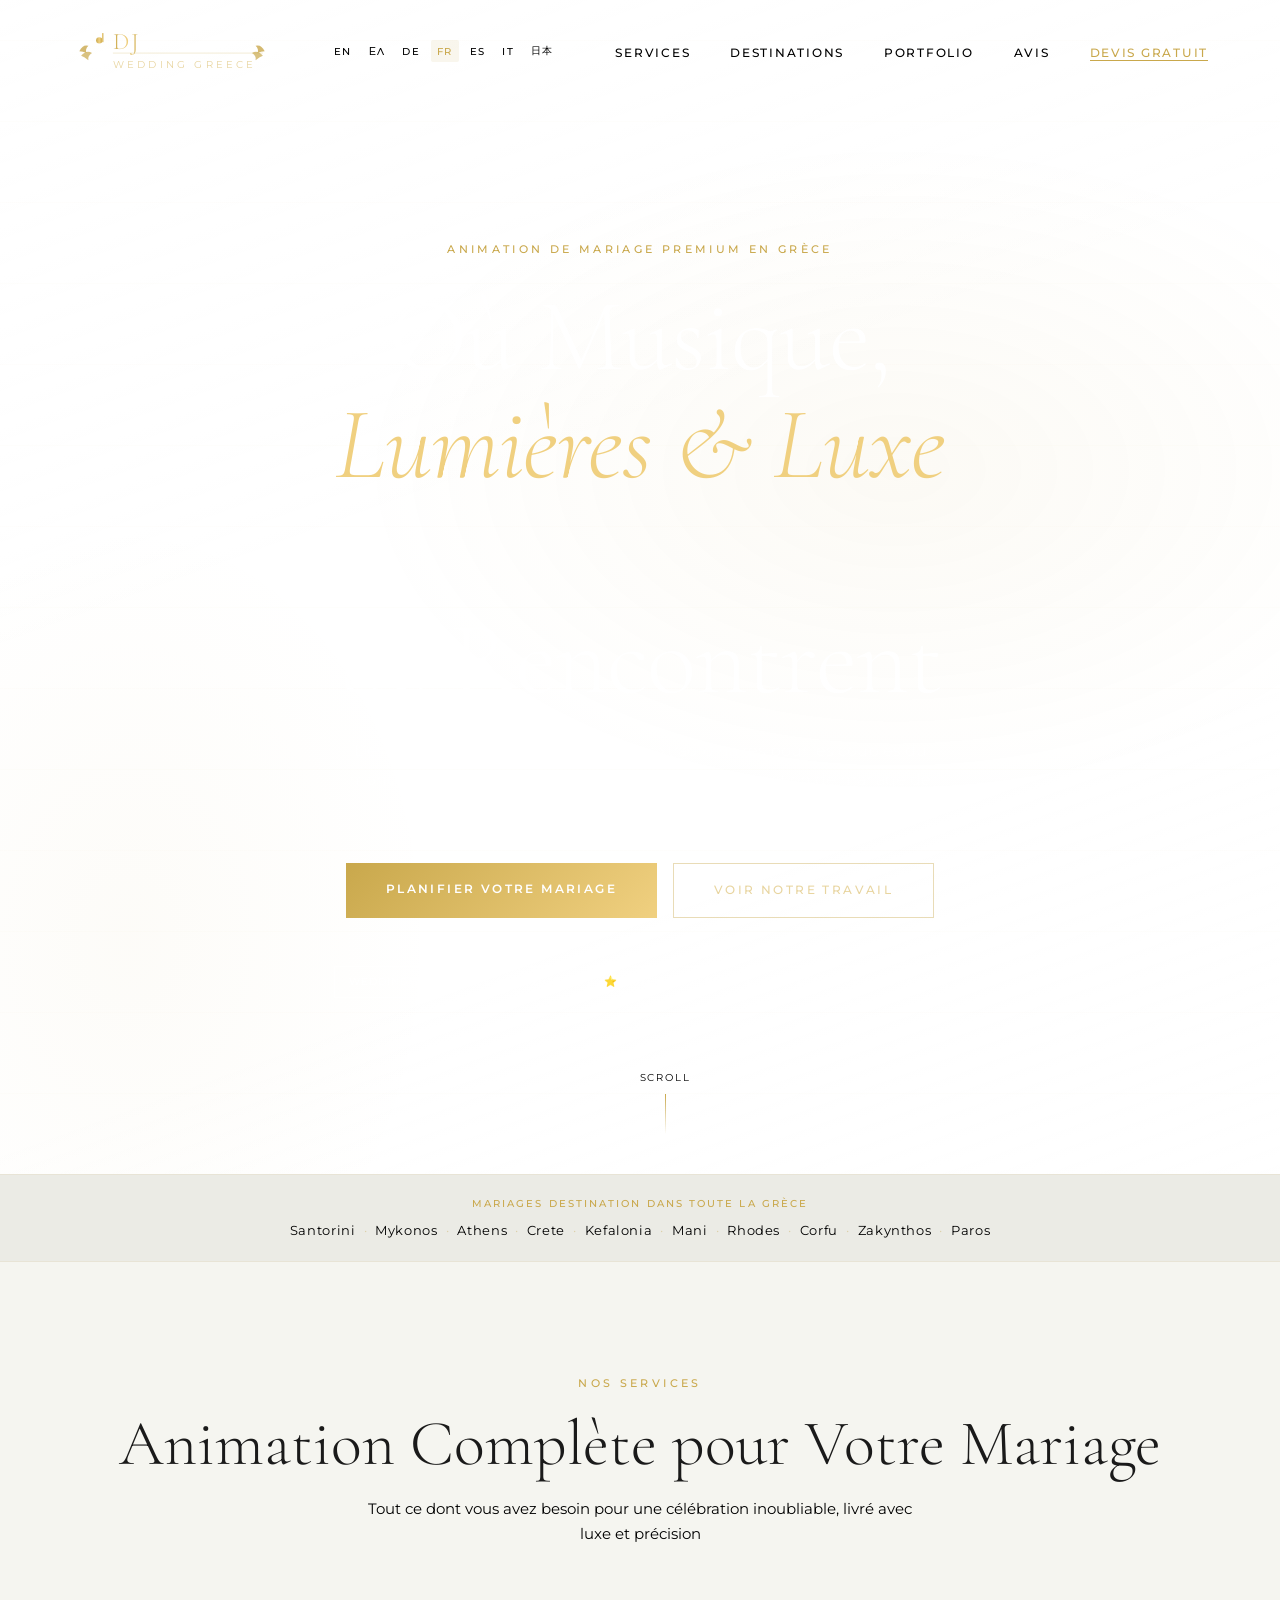
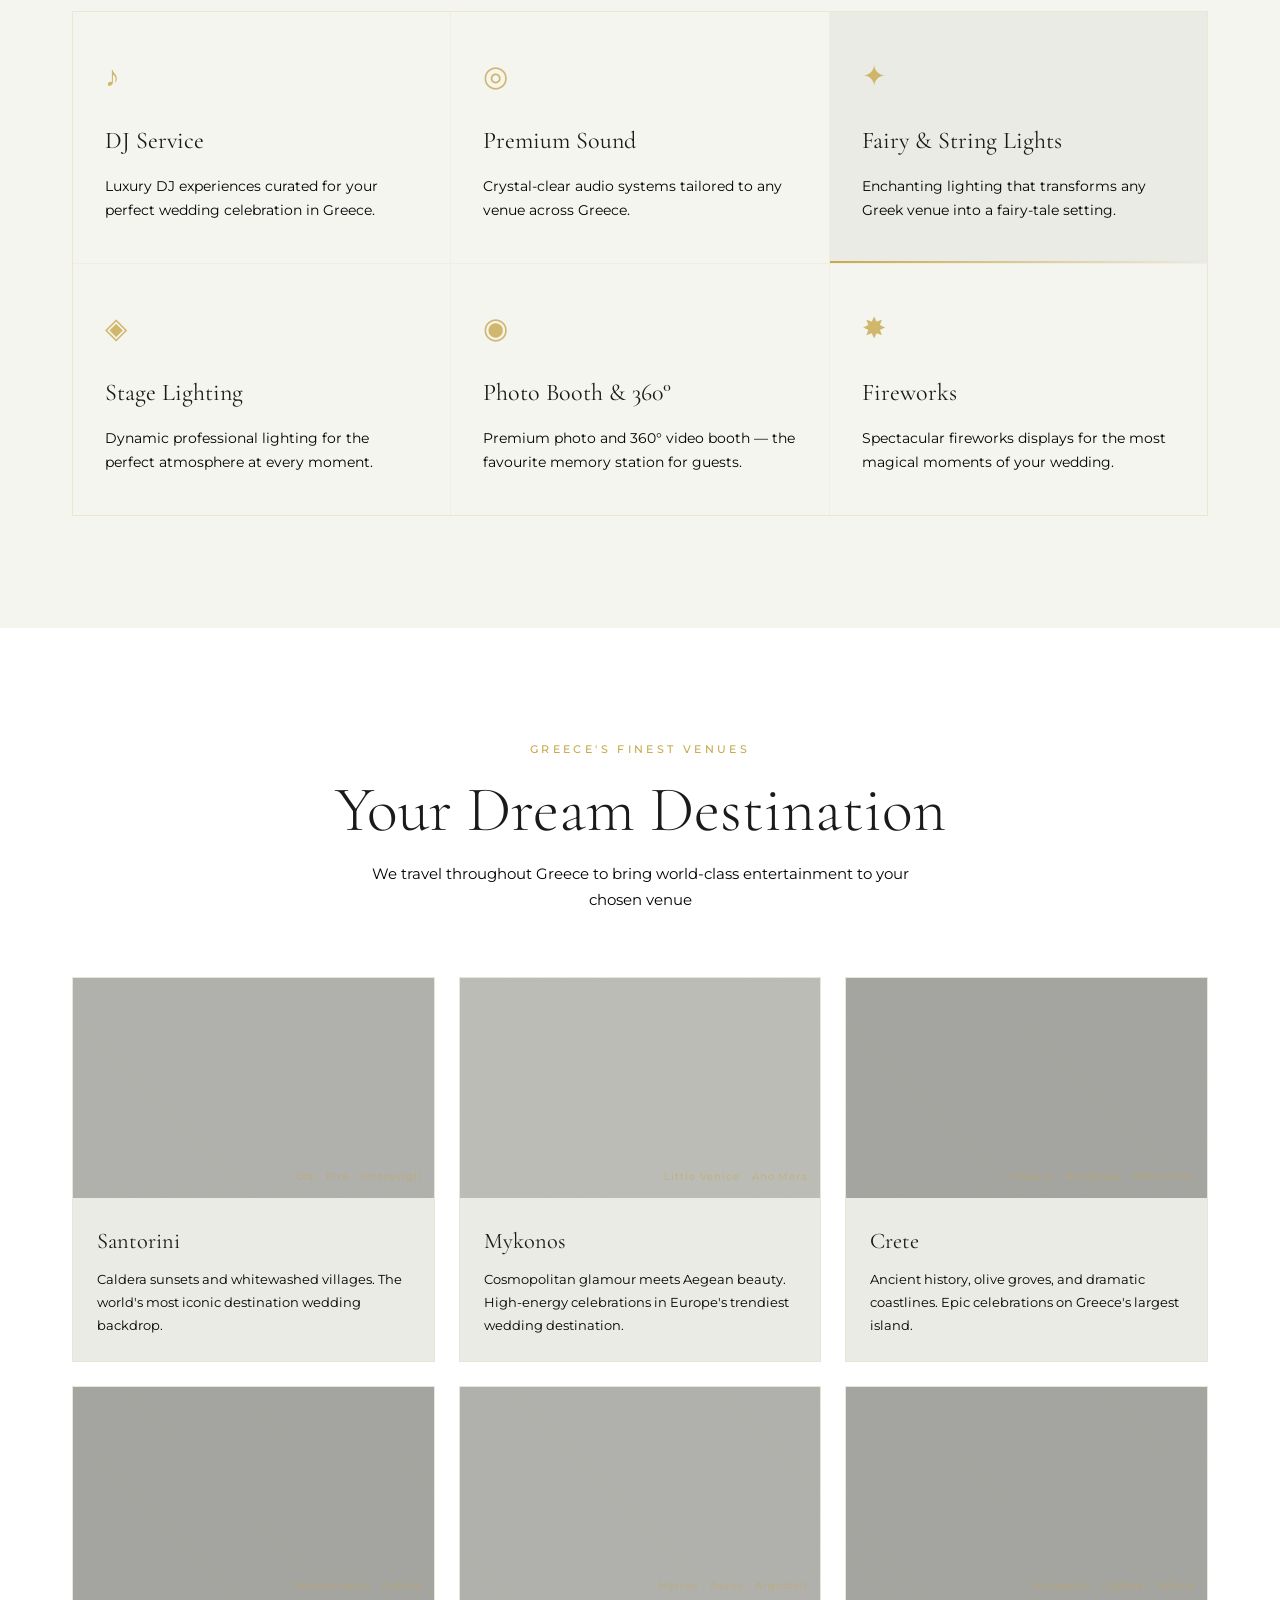
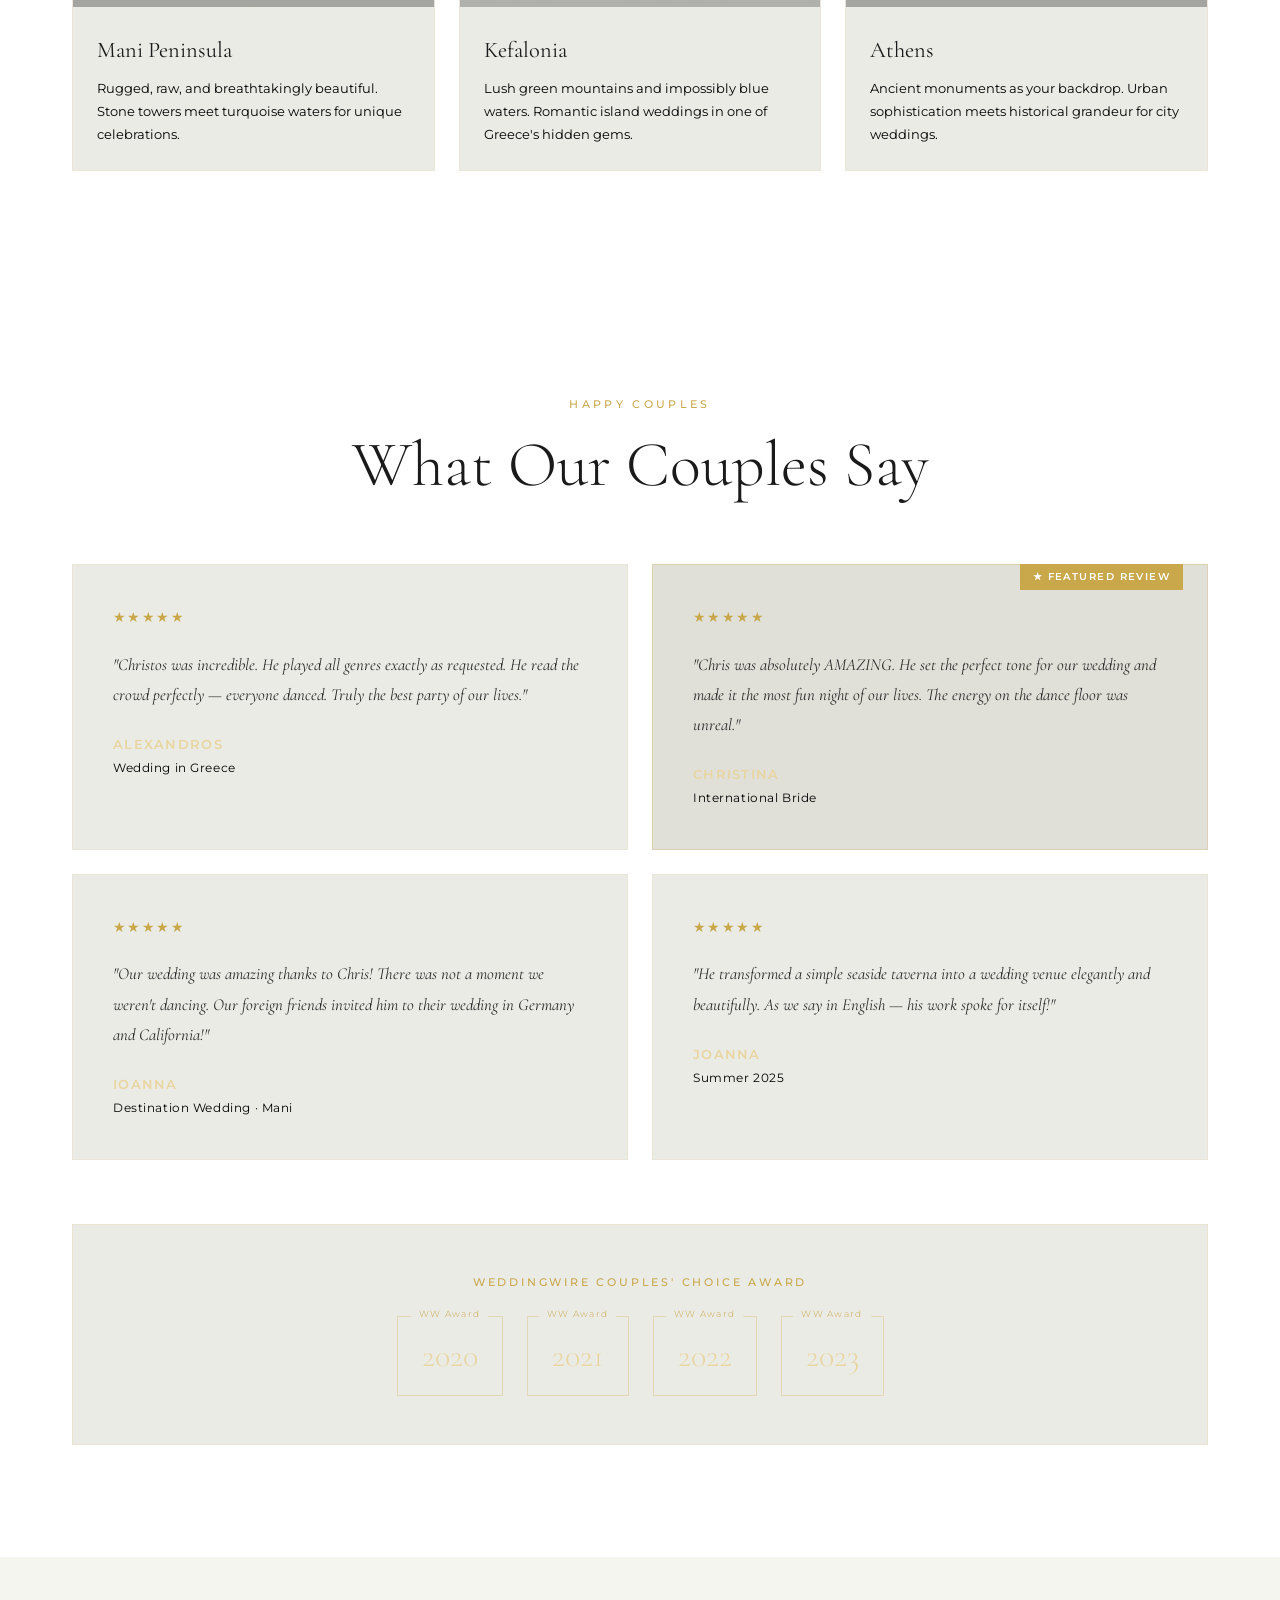
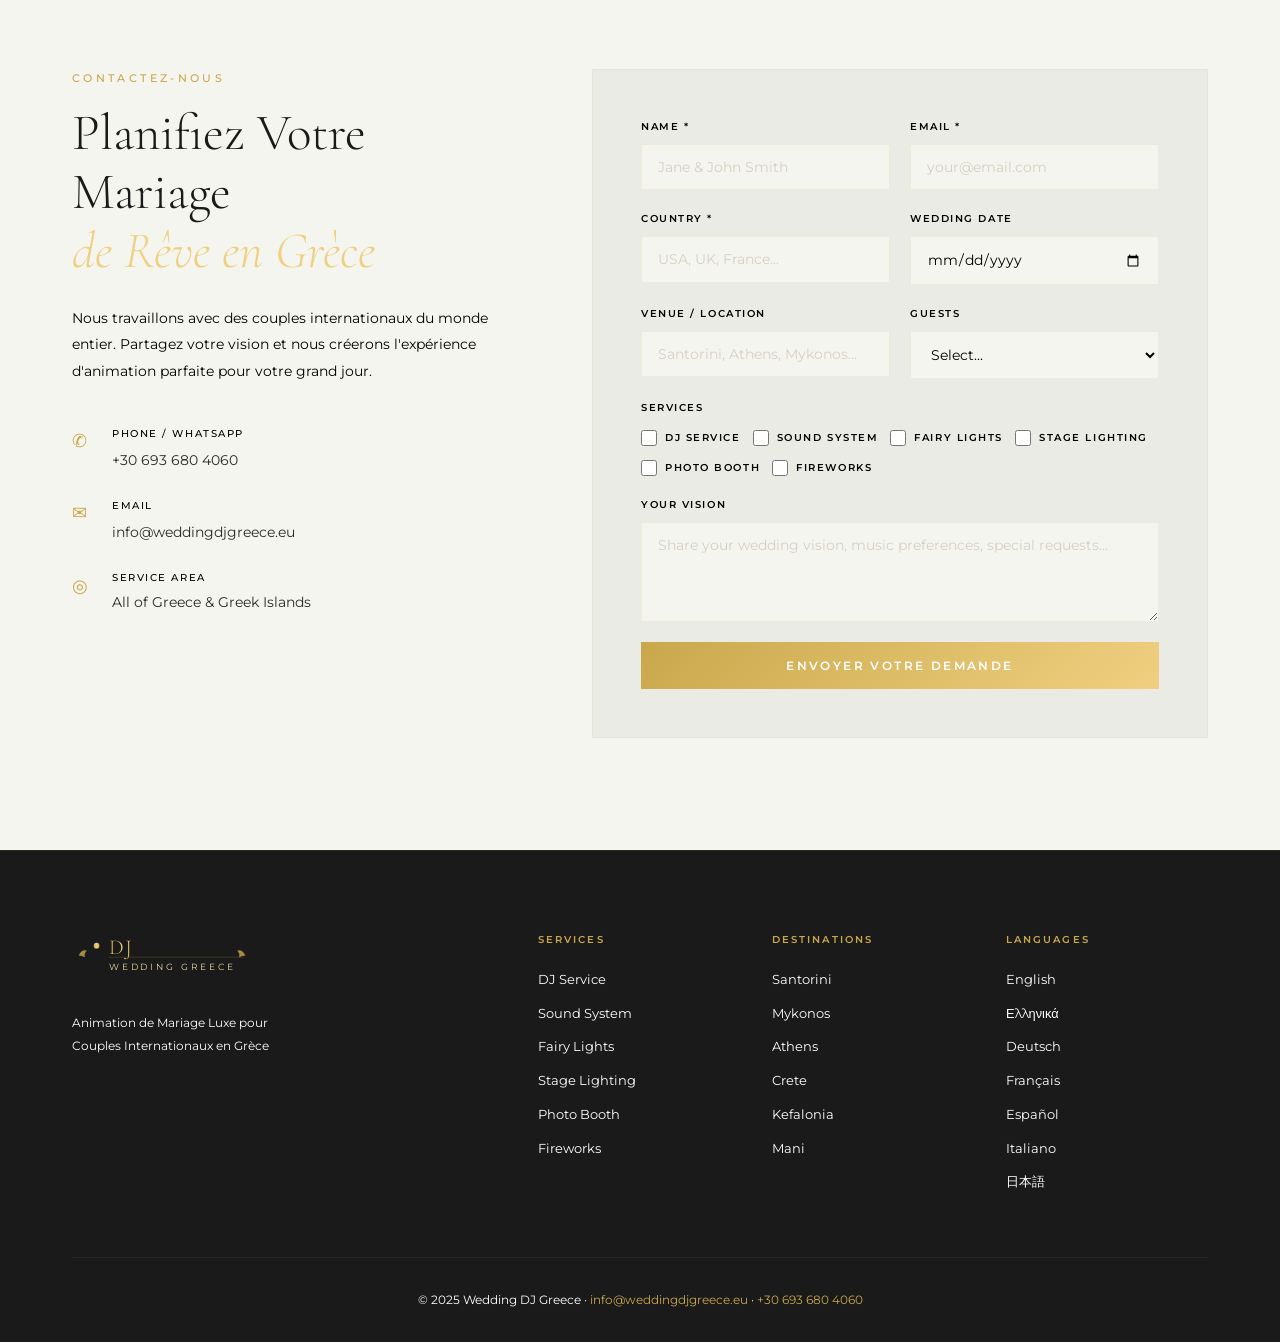
<file: fr/index.html>
<!DOCTYPE html>
<html lang="fr">
<head>
<meta charset="UTF-8">
<meta name="viewport" content="width=device-width, initial-scale=1.0">
<title>DJ Mariage Grèce | Divertissement Luxe pour Mariages Destination | weddingdjgreece.eu</title>
<meta name="description" content="DJ & Animation de mariage haut de gamme en Grèce. Son, éclairage & expériences DJ de luxe pour les mariages destination à Santorin, Mykonos, Athènes, Crète & toute la Grèce.">
<meta name="keywords" content="DJ mariage Grèce, mariage destination Grèce, DJ Santorin, DJ Mykonos, DJ Athènes, DJ Crète, mariage luxe Grèce, animation mariage Grèce, éclairage mariage Grèce">
<link rel="canonical" href="https://weddingdjgreece.eu/fr/">
<meta property="og:title" content="DJ Mariage Grèce | Divertissement Luxe pour Mariages Destination | weddingdjgreece.eu">
<meta property="og:description" content="DJ & Animation de mariage haut de gamme en Grèce. Son, éclairage & expériences DJ de luxe pour les mariages destination à Santorin, Mykonos, Athènes, Crète & toute la Grèce.">
<meta property="og:url" content="https://weddingdjgreece.eu/fr/">
<meta property="og:locale" content="fr_FR">
<link rel="alternate" hreflang="fr" href="https://weddingdjgreece.eu/fr/">
<link rel="alternate" hreflang="en" href="https://weddingdjgreece.eu/">
<link rel="alternate" hreflang="x-default" href="https://weddingdjgreece.eu/">
<script type="application/ld+json">{"@context":"https://schema.org","@type":"LocalBusiness","name":"Wedding DJ Greece","url":"https://weddingdjgreece.eu","email":"info@weddingdjgreece.eu","telephone":"+30 693 680 4060","inLanguage":"fr"}</script>
<link rel="preconnect" href="https://fonts.googleapis.com">
<link rel="preconnect" href="https://fonts.gstatic.com" crossorigin>
<link href="https://fonts.googleapis.com/css2?family=Cormorant+Garamond:ital,wght@0,300;0,400;0,600;1,300;1,400&family=Montserrat:wght@300;400;500;600&display=swap" rel="stylesheet">
<link rel="stylesheet" href="../css/style.css">
</head>
<body>
<nav class="navbar" id="navbar">
  <div class="nav-container">
    <a href="/" class="logo"><svg class="logo-svg" viewBox="0 0 220 60" xmlns="http://www.w3.org/2000/svg" aria-hidden="true"><defs><linearGradient id="gfr" x1="0%" y1="0%" x2="100%" y2="0%"><stop offset="0%" style="stop-color:#C9A84C"/><stop offset="50%" style="stop-color:#F0D080"/><stop offset="100%" style="stop-color:#C9A84C"/></linearGradient></defs><path d="M8 30 Q12 22 18 24 Q14 28 16 32 Q12 30 8 30Z" fill="#C9A84C" opacity="0.8"/><path d="M10 35 Q16 28 22 32 Q17 35 18 40 Q13 36 10 35Z" fill="#C9A84C" opacity="0.7"/><circle cx="30" cy="18" r="3.5" fill="url(#gfr)"/><rect x="33" y="10" width="1.5" height="10" fill="url(#gfr)"/><text x="45" y="28" font-family="Cormorant Garamond, serif" font-size="26" font-weight="300" fill="url(#gfr)" letter-spacing="2">DJ</text><line x1="45" y1="32" x2="210" y2="32" stroke="#C9A84C" stroke-width="0.5" opacity="0.5"/><text x="45" y="48" font-family="Montserrat, sans-serif" font-size="11" font-weight="400" fill="#E8D5A0" letter-spacing="3.5">WEDDING GREECE</text><path d="M212 30 Q208 22 202 24 Q206 28 204 32 Q208 30 212 30Z" fill="#C9A84C" opacity="0.8"/><path d="M210 35 Q204 28 198 32 Q203 35 202 40 Q207 36 210 35Z" fill="#C9A84C" opacity="0.7"/></svg></a>
    <div class="lang-switcher">
      <button class="lang-btn" onclick="window.location='/'">EN</button>
      <button class="lang-btn" onclick="window.location='/el/'">ΕΛ</button>
      <button class="lang-btn" onclick="window.location='/de/'">DE</button>
      <button class="lang-btn active" onclick="window.location='/fr/'">FR</button>
      <button class="lang-btn" onclick="window.location='/es/'">ES</button>
      <button class="lang-btn" onclick="window.location='/it/'">IT</button>
      <button class="lang-btn" onclick="window.location='/ja/'">日本</button>
    </div>
    <ul class="nav-links">
      <li><a href="#services">Services</a></li><li><a href="#destinations">Destinations</a></li><li><a href="#portfolio">Portfolio</a></li><li><a href="#reviews">Avis</a></li><li><a href="#contact" class="nav-cta">Devis Gratuit</a></li>
    </ul>
    <button class="hamburger" id="hamburger" aria-label="Menu" aria-expanded="false"><span></span><span></span><span></span></button>
  </div>
  <div class="mobile-menu" id="mobileMenu"><a href="#services">Services</a><a href="#destinations">Destinations</a><a href="#portfolio">Portfolio</a><a href="#reviews">Avis</a><a href="#contact">Devis Gratuit</a></div>
</nav>

<section class="hero" id="hero">
  <div class="hero-bg"></div><div class="hero-overlay"></div>
  <div class="hero-content">
    <p class="hero-eyebrow">Animation de Mariage Premium en Grèce</p>
    <h1 class="hero-title">Où Musique,<br><em>Lumières & Luxe</em><br>Se Rencontrent</h1>
    <p class="hero-subtitle">Des expériences DJ, Son et Éclairage extraordinaires pour les couples du monde entier qui choisissent la Grèce comme destination de mariage de rêve</p>
    <div class="hero-ctas"><a href="#contact" class="btn-primary">Planifier Votre Mariage</a><a href="#portfolio" class="btn-outline">Voir Notre Travail</a></div>
    <div class="hero-awards"><span class="award-badge">WeddingWire Choice 2020–2023</span><span class="award-badge">⭐ Noté 5 Étoiles</span><span class="award-badge">Couples Internationaux</span></div>
  </div>
  <div class="scroll-hint" aria-hidden="true"><span>Scroll</span><div class="scroll-line"></div></div>
</section>

<section class="destinations-banner"><div class="container"><p class="banner-text">Mariages Destination dans toute la Grèce</p><div class="destinations-list"><span>Santorini</span><span class="dot">·</span><span>Mykonos</span><span class="dot">·</span><span>Athens</span><span class="dot">·</span><span>Crete</span><span class="dot">·</span><span>Kefalonia</span><span class="dot">·</span><span>Mani</span><span class="dot">·</span><span>Rhodes</span><span class="dot">·</span><span>Corfu</span><span class="dot">·</span><span>Zakynthos</span><span class="dot">·</span><span>Paros</span></div></div></section>

<section class="services" id="services"><div class="container">
  <div class="section-header"><p class="section-eyebrow">Nos Services</p><h2 class="section-title">Animation Complète pour Votre Mariage</h2><p class="section-desc">Tout ce dont vous avez besoin pour une célébration inoubliable, livré avec luxe et précision</p></div>
  <div class="services-grid">
    <div class="service-card"><div class="service-icon">♪</div><h3>DJ Service</h3><p>Luxury DJ experiences curated for your perfect wedding celebration in Greece.</p></div>
    <div class="service-card"><div class="service-icon">◎</div><h3>Premium Sound</h3><p>Crystal-clear audio systems tailored to any venue across Greece.</p></div>
    <div class="service-card featured"><div class="service-icon">✦</div><h3>Fairy &amp; String Lights</h3><p>Enchanting lighting that transforms any Greek venue into a fairy-tale setting.</p></div>
    <div class="service-card"><div class="service-icon">◈</div><h3>Stage Lighting</h3><p>Dynamic professional lighting for the perfect atmosphere at every moment.</p></div>
    <div class="service-card"><div class="service-icon">◉</div><h3>Photo Booth &amp; 360°</h3><p>Premium photo and 360° video booth — the favourite memory station for guests.</p></div>
    <div class="service-card"><div class="service-icon">✸</div><h3>Fireworks</h3><p>Spectacular fireworks displays for the most magical moments of your wedding.</p></div>
  </div>
</div></section>

<section class="destinations" id="destinations"><div class="container">
  <div class="section-header"><p class="section-eyebrow">Greece's Finest Venues</p><h2 class="section-title">Your Dream Destination</h2><p class="section-desc">We travel throughout Greece to bring world-class entertainment to your chosen venue</p></div>
  <div class="destinations-grid">
    <div class="dest-card"><div class="dest-img dest-santorini"></div><div class="dest-content"><h3>Santorini</h3><p>Caldera sunsets and whitewashed villages. The world's most iconic destination wedding backdrop.</p></div></div>
    <div class="dest-card"><div class="dest-img dest-mykonos"></div><div class="dest-content"><h3>Mykonos</h3><p>Cosmopolitan glamour meets Aegean beauty. High-energy celebrations in Europe's trendiest wedding destination.</p></div></div>
    <div class="dest-card"><div class="dest-img dest-crete"></div><div class="dest-content"><h3>Crete</h3><p>Ancient history, olive groves, and dramatic coastlines. Epic celebrations on Greece's largest island.</p></div></div>
    <div class="dest-card"><div class="dest-img dest-mani"></div><div class="dest-content"><h3>Mani Peninsula</h3><p>Rugged, raw, and breathtakingly beautiful. Stone towers meet turquoise waters for unique celebrations.</p></div></div>
    <div class="dest-card"><div class="dest-img dest-kefalonia"></div><div class="dest-content"><h3>Kefalonia</h3><p>Lush green mountains and impossibly blue waters. Romantic island weddings in one of Greece's hidden gems.</p></div></div>
    <div class="dest-card"><div class="dest-img dest-athens"></div><div class="dest-content"><h3>Athens</h3><p>Ancient monuments as your backdrop. Urban sophistication meets historical grandeur for city weddings.</p></div></div>
  </div>
</div></section>

<section class="reviews" id="reviews"><div class="container">
  <div class="section-header"><p class="section-eyebrow">Happy Couples</p><h2 class="section-title">What Our Couples Say</h2></div>
  <div class="reviews-grid">
    <div class="review-card"><div class="stars">★★★★★</div><p class="review-text">"Christos was incredible. He played all genres exactly as requested. He read the crowd perfectly — everyone danced. Truly the best party of our lives."</p><div class="reviewer"><span class="reviewer-name">Alexandros</span><span class="reviewer-detail">Wedding in Greece</span></div></div>
    <div class="review-card featured"><div class="stars">★★★★★</div><p class="review-text">"Chris was absolutely AMAZING. He set the perfect tone for our wedding and made it the most fun night of our lives. The energy on the dance floor was unreal."</p><div class="reviewer"><span class="reviewer-name">Christina</span><span class="reviewer-detail">International Bride</span></div></div>
    <div class="review-card"><div class="stars">★★★★★</div><p class="review-text">"Our wedding was amazing thanks to Chris! There was not a moment we weren't dancing. Our foreign friends invited him to their wedding in Germany and California!"</p><div class="reviewer"><span class="reviewer-name">Ioanna</span><span class="reviewer-detail">Destination Wedding · Mani</span></div></div>
    <div class="review-card"><div class="stars">★★★★★</div><p class="review-text">"He transformed a simple seaside taverna into a wedding venue elegantly and beautifully. As we say in English — his work spoke for itself!"</p><div class="reviewer"><span class="reviewer-name">Joanna</span><span class="reviewer-detail">Summer 2025</span></div></div>
  </div>
  <div class="awards-section"><p class="awards-title">WeddingWire Couples' Choice Award</p><div class="award-years"><span class="award-year">2020</span><span class="award-year">2021</span><span class="award-year">2022</span><span class="award-year">2023</span></div></div>
</div></section>

<section class="contact" id="contact"><div class="container">
  <div class="contact-wrapper">
    <div class="contact-info">
      <p class="section-eyebrow">Contactez-nous</p>
      <h2>Planifiez Votre Mariage<br><em>de Rêve en Grèce</em></h2>
      <p class="contact-desc">Nous travaillons avec des couples internationaux du monde entier. Partagez votre vision et nous créerons l'expérience d'animation parfaite pour votre grand jour.</p>
      <div class="contact-details">
        <div class="contact-item"><span class="ci-icon">✆</span><div><p class="ci-label">Phone / WhatsApp</p><a href="tel:+306936804060" class="ci-value">+30 693 680 4060</a></div></div>
        <div class="contact-item"><span class="ci-icon">✉</span><div><p class="ci-label">Email</p><a href="mailto:info@weddingdjgreece.eu" class="ci-value">info@weddingdjgreece.eu</a></div></div>
        <div class="contact-item"><span class="ci-icon">◎</span><div><p class="ci-label">Service Area</p><p class="ci-value">All of Greece &amp; Greek Islands</p></div></div>
      </div>
    </div>
    <div class="contact-form-wrap">
      <form id="contactForm" class="contact-form" novalidate>
        <div class="form-row"><div class="form-group"><label for="name">Name *</label><input type="text" id="name" name="name" required placeholder="Jane &amp; John Smith"></div><div class="form-group"><label for="email">Email *</label><input type="email" id="email" name="email" required placeholder="your@email.com"></div></div>
        <div class="form-row"><div class="form-group"><label for="country">Country *</label><input type="text" id="country" name="country" required placeholder="USA, UK, France..."></div><div class="form-group"><label for="weddingDate">Wedding Date</label><input type="date" id="weddingDate" name="weddingDate"></div></div>
        <div class="form-row"><div class="form-group"><label for="venue">Venue / Location</label><input type="text" id="venue" name="venue" placeholder="Santorini, Athens, Mykonos..."></div><div class="form-group"><label for="guests">Guests</label><select id="guests" name="guests"><option value="">Select...</option><option>Under 50</option><option>50–100</option><option>100–200</option><option>200+</option></select></div></div>
        <div class="form-group full"><label>Services</label><div class="checkbox-group"><label class="checkbox-label"><input type="checkbox" name="services" value="DJ"> DJ Service</label><label class="checkbox-label"><input type="checkbox" name="services" value="Sound"> Sound System</label><label class="checkbox-label"><input type="checkbox" name="services" value="FairyLights"> Fairy Lights</label><label class="checkbox-label"><input type="checkbox" name="services" value="StageLighting"> Stage Lighting</label><label class="checkbox-label"><input type="checkbox" name="services" value="PhotoBooth"> Photo Booth</label><label class="checkbox-label"><input type="checkbox" name="services" value="Fireworks"> Fireworks</label></div></div>
        <div class="form-group full"><label for="message">Your Vision</label><textarea id="message" name="message" rows="4" placeholder="Share your wedding vision, music preferences, special requests..."></textarea></div>
        <button type="submit" class="btn-primary btn-full" id="submitBtn"><span id="btnText">Envoyer Votre Demande</span><span id="btnLoading" style="display:none">Envoi en cours...</span></button>
        <div id="formSuccess" class="form-success" style="display:none"><p>✓ Merci ! Nous vous contacterons dans les 24 heures.</p></div>
        <div id="formError" class="form-error" style="display:none"><p>Une erreur s'est produite. Écrivez-nous directement à info@weddingdjgreece.eu</p></div>
      </form>
    </div>
  </div>
</div></section>

<footer class="footer"><div class="container"><div class="footer-inner"><div class="footer-brand"><svg class="logo-svg footer-logo" viewBox="0 0 220 60" xmlns="http://www.w3.org/2000/svg" aria-hidden="true"><defs><linearGradient id="gffr" x1="0%" y1="0%" x2="100%" y2="0%"><stop offset="0%" style="stop-color:#C9A84C"/><stop offset="50%" style="stop-color:#F0D080"/><stop offset="100%" style="stop-color:#C9A84C"/></linearGradient></defs><path d="M8 30 Q12 22 18 24 Q14 28 16 32 Q12 30 8 30Z" fill="#C9A84C" opacity="0.8"/><circle cx="30" cy="18" r="3.5" fill="url(#gffr)"/><text x="45" y="28" font-family="Cormorant Garamond, serif" font-size="26" font-weight="300" fill="url(#gffr)" letter-spacing="2">DJ</text><line x1="45" y1="32" x2="210" y2="32" stroke="#C9A84C" stroke-width="0.5" opacity="0.5"/><text x="45" y="48" font-family="Montserrat, sans-serif" font-size="11" font-weight="400" fill="#E8D5A0" letter-spacing="3.5">WEDDING GREECE</text><path d="M212 30 Q208 22 202 24 Q206 28 204 32 Q208 30 212 30Z" fill="#C9A84C" opacity="0.8"/></svg><p class="footer-tagline">Animation de Mariage Luxe pour Couples Internationaux en Grèce</p></div><div class="footer-links"><div class="footer-col"><h4>Services</h4><a href="#services">DJ Service</a><a href="#services">Sound System</a><a href="#services">Fairy Lights</a><a href="#services">Stage Lighting</a><a href="#services">Photo Booth</a><a href="#services">Fireworks</a></div><div class="footer-col"><h4>Destinations</h4><a href="#destinations">Santorini</a><a href="#destinations">Mykonos</a><a href="#destinations">Athens</a><a href="#destinations">Crete</a><a href="#destinations">Kefalonia</a><a href="#destinations">Mani</a></div><div class="footer-col"><h4>Languages</h4><a href="/">English</a><a href="/el/">Ελληνικά</a><a href="/de/">Deutsch</a><a href="/fr/">Français</a><a href="/es/">Español</a><a href="/it/">Italiano</a><a href="/ja/">日本語</a></div></div></div><div class="footer-bottom"><p>© 2025 Wedding DJ Greece · <a href="mailto:info@weddingdjgreece.eu">info@weddingdjgreece.eu</a> · <a href="tel:+306936804060">+30 693 680 4060</a></p></div></div></footer>
<script src="../js/main.js"></script>
</body>
</html>
</file>
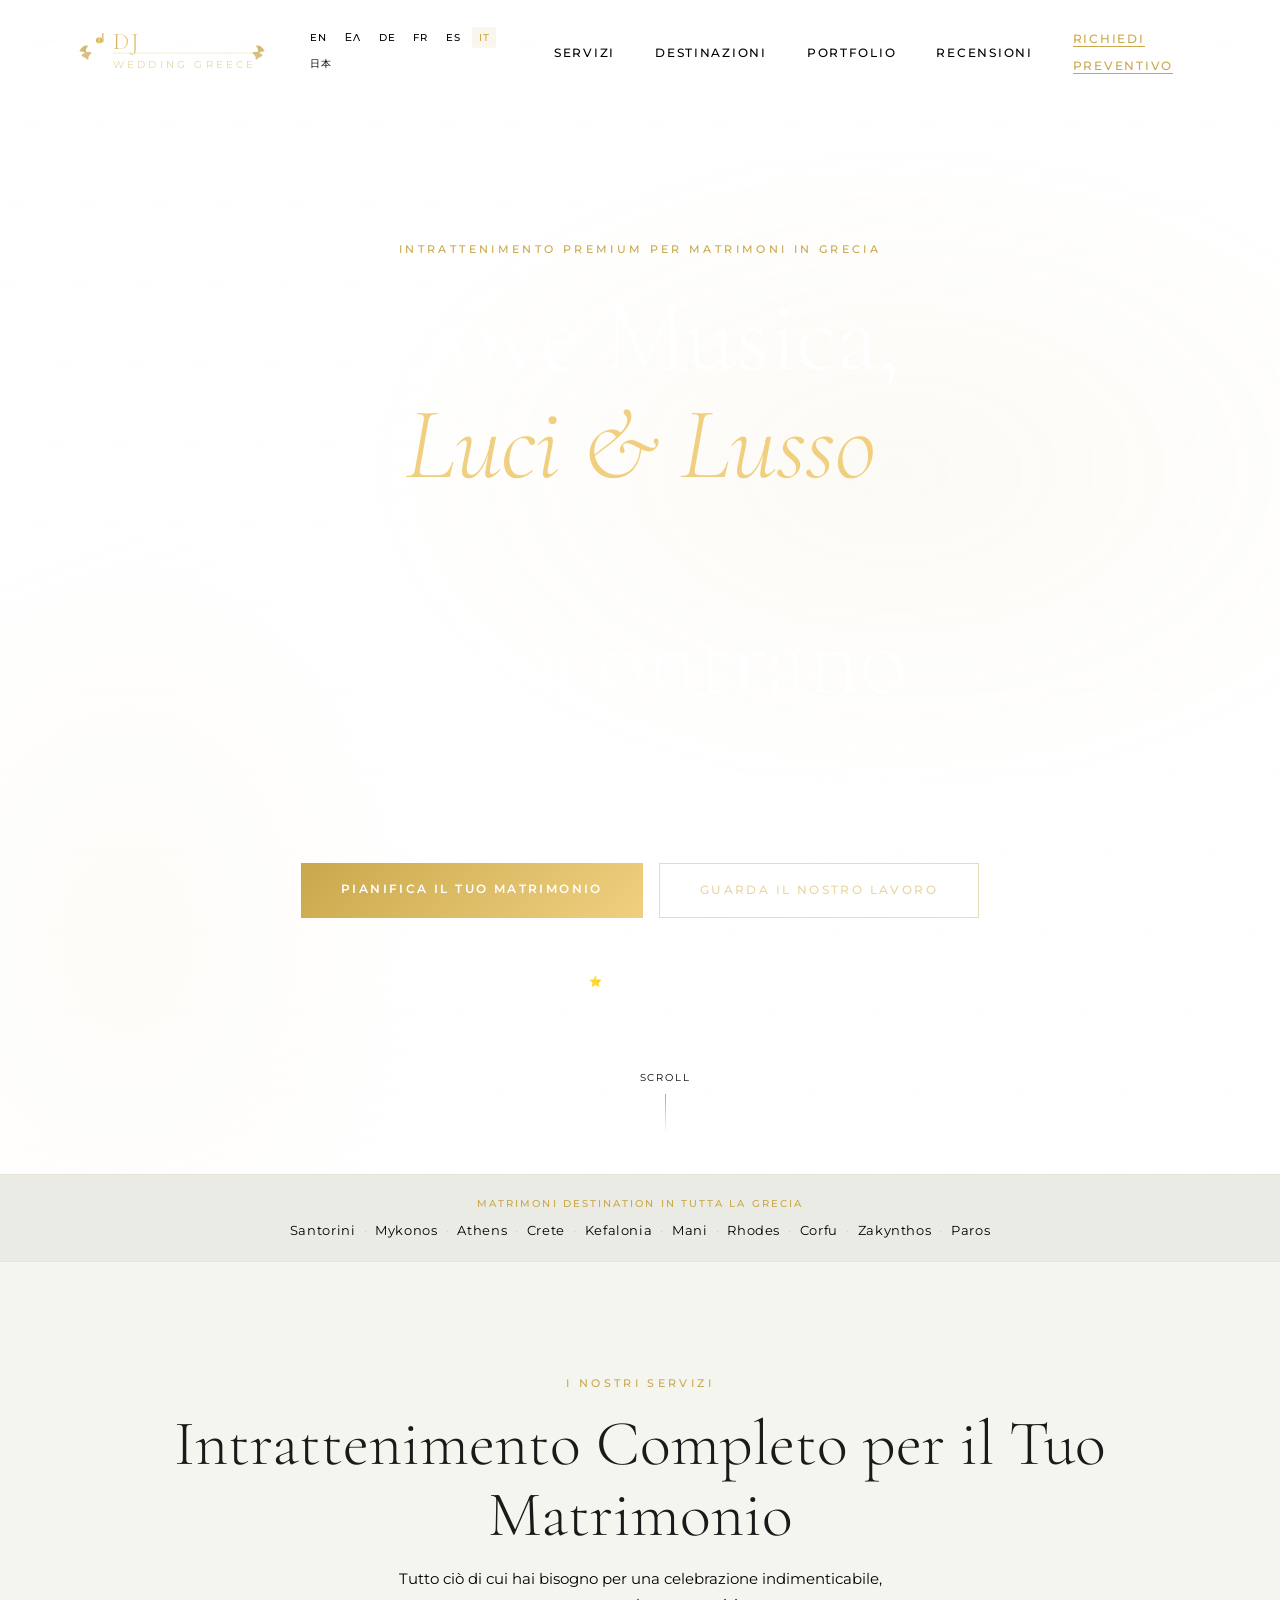
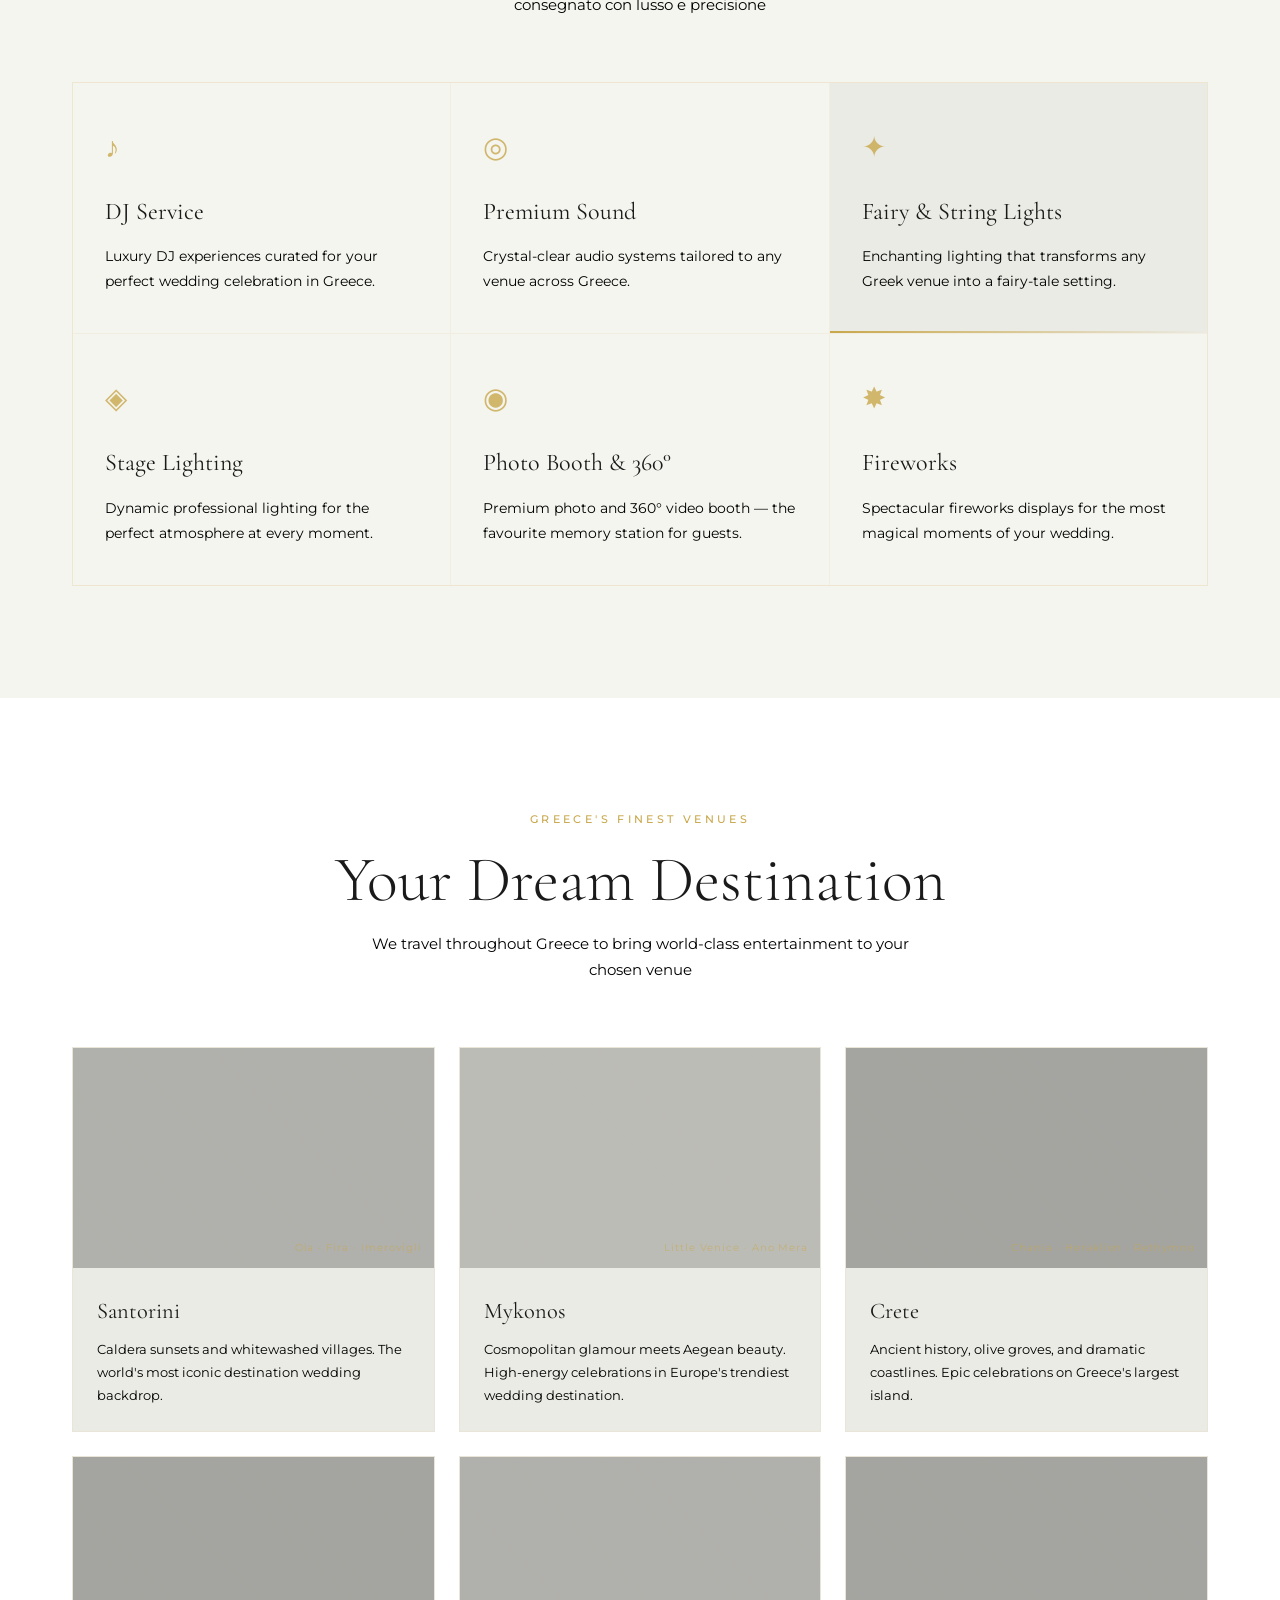
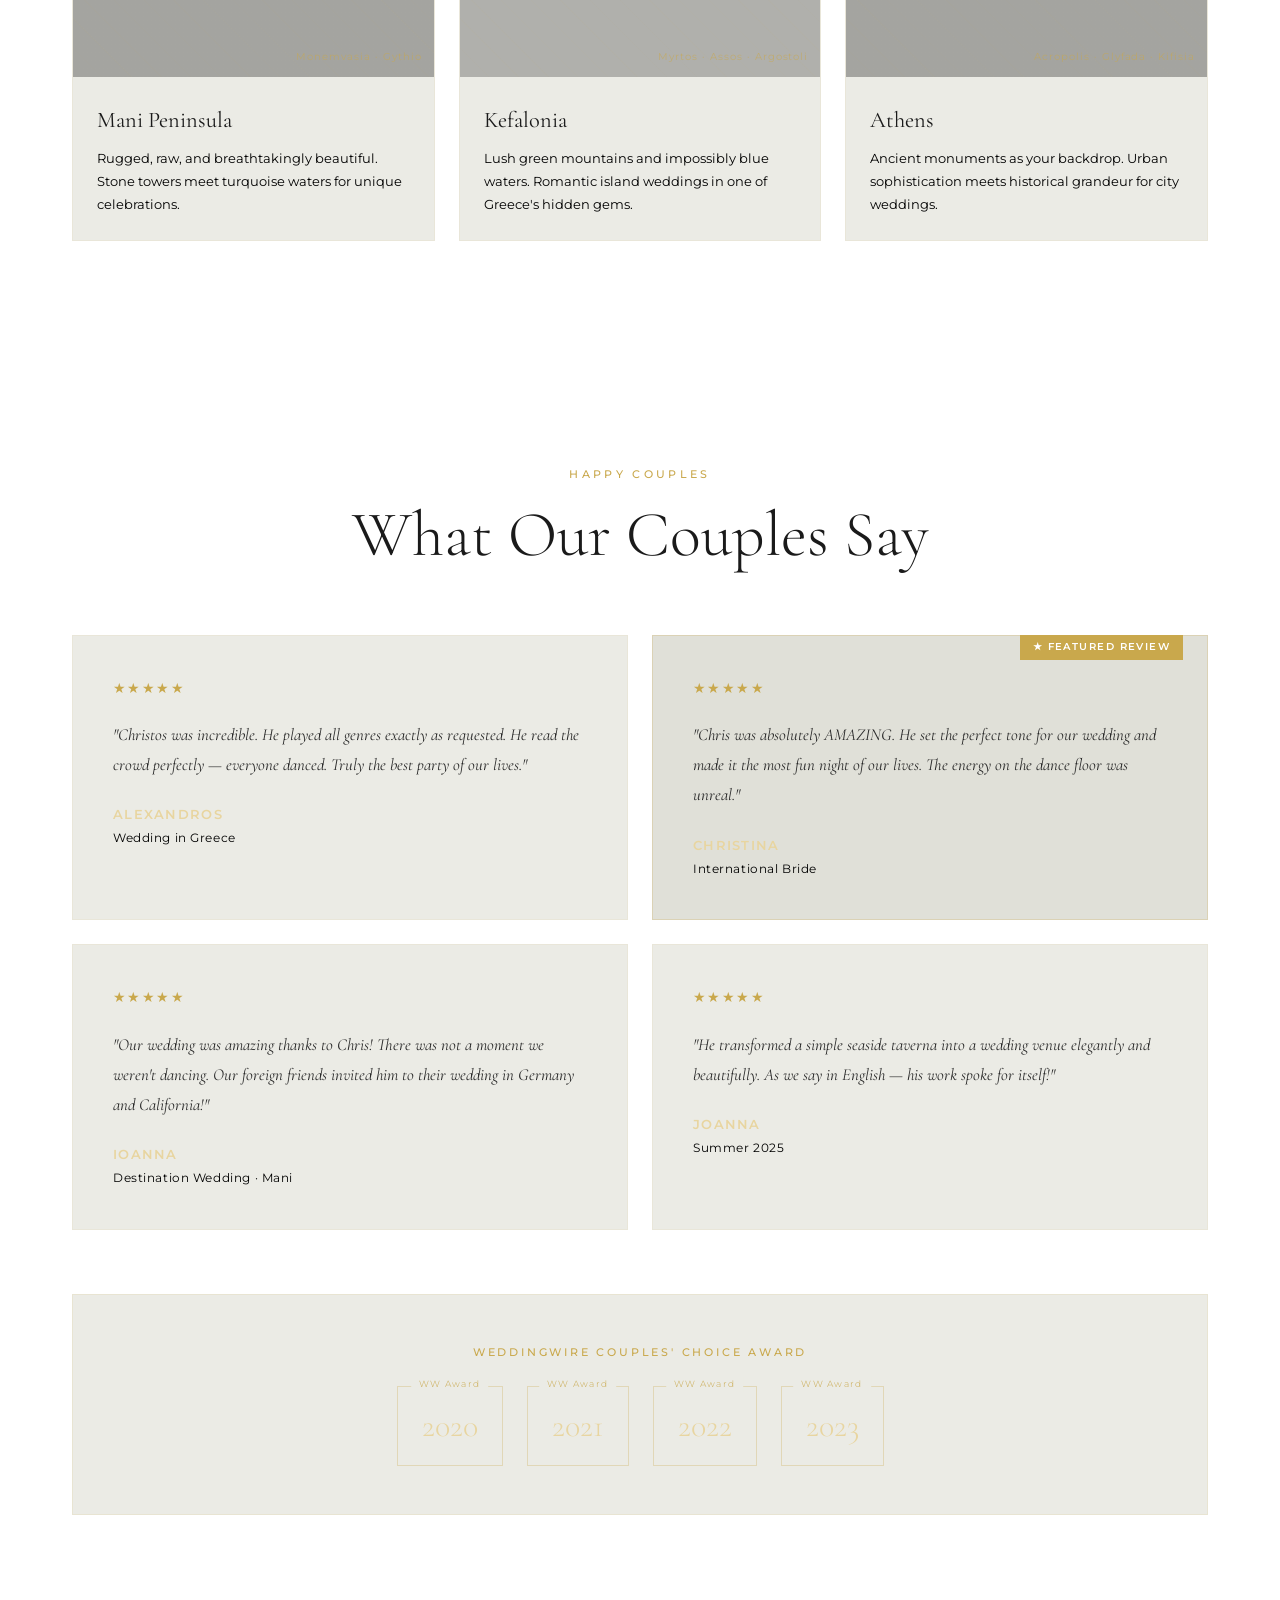
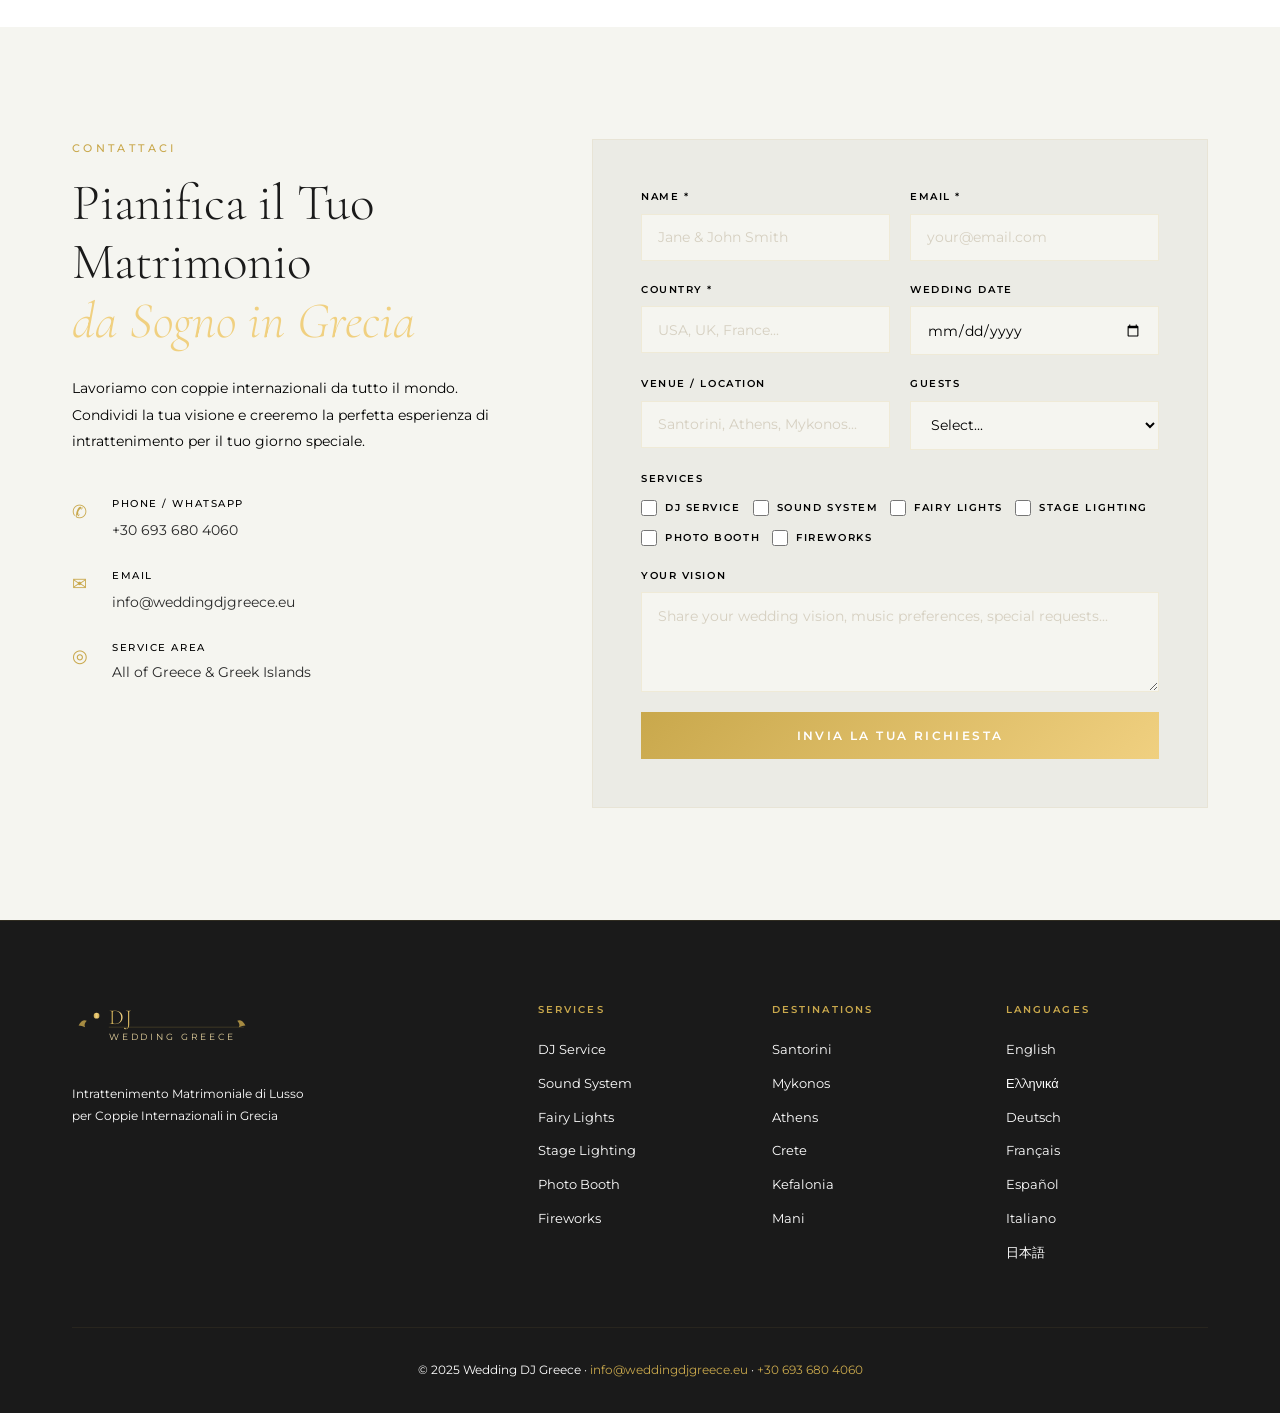
<file: it/index.html>
<!DOCTYPE html>
<html lang="it">
<head>
<meta charset="UTF-8">
<meta name="viewport" content="width=device-width, initial-scale=1.0">
<title>DJ Matrimonio Grecia | Intrattenimento Lusso per Matrimoni Destination | weddingdjgreece.eu</title>
<meta name="description" content="DJ & Intrattenimento premium per matrimoni in Grecia. Suono, illuminazione ed esperienze DJ di lusso per matrimoni destination a Santorini, Mykonos, Atene, Creta e tutta la Grecia.">
<meta name="keywords" content="DJ matrimonio Grecia, matrimonio destination Grecia, DJ Santorini, DJ Mykonos, DJ Atene, DJ Creta, matrimonio lusso Grecia, animazione matrimonio Grecia, illuminazione matrimonio Grecia">
<link rel="canonical" href="https://weddingdjgreece.eu/it/">
<meta property="og:title" content="DJ Matrimonio Grecia | Intrattenimento Lusso per Matrimoni Destination | weddingdjgreece.eu">
<meta property="og:description" content="DJ & Intrattenimento premium per matrimoni in Grecia. Suono, illuminazione ed esperienze DJ di lusso per matrimoni destination a Santorini, Mykonos, Atene, Creta e tutta la Grecia.">
<meta property="og:url" content="https://weddingdjgreece.eu/it/">
<meta property="og:locale" content="it_IT">
<link rel="alternate" hreflang="it" href="https://weddingdjgreece.eu/it/">
<link rel="alternate" hreflang="en" href="https://weddingdjgreece.eu/">
<link rel="alternate" hreflang="x-default" href="https://weddingdjgreece.eu/">
<script type="application/ld+json">{"@context":"https://schema.org","@type":"LocalBusiness","name":"Wedding DJ Greece","url":"https://weddingdjgreece.eu","email":"info@weddingdjgreece.eu","telephone":"+30 693 680 4060","inLanguage":"it"}</script>
<link rel="preconnect" href="https://fonts.googleapis.com">
<link rel="preconnect" href="https://fonts.gstatic.com" crossorigin>
<link href="https://fonts.googleapis.com/css2?family=Cormorant+Garamond:ital,wght@0,300;0,400;0,600;1,300;1,400&family=Montserrat:wght@300;400;500;600&display=swap" rel="stylesheet">
<link rel="stylesheet" href="../css/style.css">
</head>
<body>
<nav class="navbar" id="navbar">
  <div class="nav-container">
    <a href="/" class="logo"><svg class="logo-svg" viewBox="0 0 220 60" xmlns="http://www.w3.org/2000/svg" aria-hidden="true"><defs><linearGradient id="git" x1="0%" y1="0%" x2="100%" y2="0%"><stop offset="0%" style="stop-color:#C9A84C"/><stop offset="50%" style="stop-color:#F0D080"/><stop offset="100%" style="stop-color:#C9A84C"/></linearGradient></defs><path d="M8 30 Q12 22 18 24 Q14 28 16 32 Q12 30 8 30Z" fill="#C9A84C" opacity="0.8"/><path d="M10 35 Q16 28 22 32 Q17 35 18 40 Q13 36 10 35Z" fill="#C9A84C" opacity="0.7"/><circle cx="30" cy="18" r="3.5" fill="url(#git)"/><rect x="33" y="10" width="1.5" height="10" fill="url(#git)"/><text x="45" y="28" font-family="Cormorant Garamond, serif" font-size="26" font-weight="300" fill="url(#git)" letter-spacing="2">DJ</text><line x1="45" y1="32" x2="210" y2="32" stroke="#C9A84C" stroke-width="0.5" opacity="0.5"/><text x="45" y="48" font-family="Montserrat, sans-serif" font-size="11" font-weight="400" fill="#E8D5A0" letter-spacing="3.5">WEDDING GREECE</text><path d="M212 30 Q208 22 202 24 Q206 28 204 32 Q208 30 212 30Z" fill="#C9A84C" opacity="0.8"/><path d="M210 35 Q204 28 198 32 Q203 35 202 40 Q207 36 210 35Z" fill="#C9A84C" opacity="0.7"/></svg></a>
    <div class="lang-switcher">
      <button class="lang-btn" onclick="window.location='/'">EN</button>
      <button class="lang-btn" onclick="window.location='/el/'">ΕΛ</button>
      <button class="lang-btn" onclick="window.location='/de/'">DE</button>
      <button class="lang-btn" onclick="window.location='/fr/'">FR</button>
      <button class="lang-btn" onclick="window.location='/es/'">ES</button>
      <button class="lang-btn active" onclick="window.location='/it/'">IT</button>
      <button class="lang-btn" onclick="window.location='/ja/'">日本</button>
    </div>
    <ul class="nav-links">
      <li><a href="#services">Servizi</a></li><li><a href="#destinations">Destinazioni</a></li><li><a href="#portfolio">Portfolio</a></li><li><a href="#reviews">Recensioni</a></li><li><a href="#contact" class="nav-cta">Richiedi Preventivo</a></li>
    </ul>
    <button class="hamburger" id="hamburger" aria-label="Menu" aria-expanded="false"><span></span><span></span><span></span></button>
  </div>
  <div class="mobile-menu" id="mobileMenu"><a href="#services">Servizi</a><a href="#destinations">Destinazioni</a><a href="#portfolio">Portfolio</a><a href="#reviews">Recensioni</a><a href="#contact">Richiedi Preventivo</a></div>
</nav>

<section class="hero" id="hero">
  <div class="hero-bg"></div><div class="hero-overlay"></div>
  <div class="hero-content">
    <p class="hero-eyebrow">Intrattenimento Premium per Matrimoni in Grecia</p>
    <h1 class="hero-title">Dove Musica,<br><em>Luci & Lusso</em><br>Si Incontrano</h1>
    <p class="hero-subtitle">Straordinarie esperienze di DJ, Suono e Illuminazione per coppie da tutto il mondo che scelgono la Grecia come destinazione per il matrimonio dei loro sogni</p>
    <div class="hero-ctas"><a href="#contact" class="btn-primary">Pianifica il Tuo Matrimonio</a><a href="#portfolio" class="btn-outline">Guarda il Nostro Lavoro</a></div>
    <div class="hero-awards"><span class="award-badge">WeddingWire Choice 2020–2023</span><span class="award-badge">⭐ Valutazione 5 Stelle</span><span class="award-badge">Coppie Internazionali</span></div>
  </div>
  <div class="scroll-hint" aria-hidden="true"><span>Scroll</span><div class="scroll-line"></div></div>
</section>

<section class="destinations-banner"><div class="container"><p class="banner-text">Matrimoni Destination in tutta la Grecia</p><div class="destinations-list"><span>Santorini</span><span class="dot">·</span><span>Mykonos</span><span class="dot">·</span><span>Athens</span><span class="dot">·</span><span>Crete</span><span class="dot">·</span><span>Kefalonia</span><span class="dot">·</span><span>Mani</span><span class="dot">·</span><span>Rhodes</span><span class="dot">·</span><span>Corfu</span><span class="dot">·</span><span>Zakynthos</span><span class="dot">·</span><span>Paros</span></div></div></section>

<section class="services" id="services"><div class="container">
  <div class="section-header"><p class="section-eyebrow">I Nostri Servizi</p><h2 class="section-title">Intrattenimento Completo per il Tuo Matrimonio</h2><p class="section-desc">Tutto ciò di cui hai bisogno per una celebrazione indimenticabile, consegnato con lusso e precisione</p></div>
  <div class="services-grid">
    <div class="service-card"><div class="service-icon">♪</div><h3>DJ Service</h3><p>Luxury DJ experiences curated for your perfect wedding celebration in Greece.</p></div>
    <div class="service-card"><div class="service-icon">◎</div><h3>Premium Sound</h3><p>Crystal-clear audio systems tailored to any venue across Greece.</p></div>
    <div class="service-card featured"><div class="service-icon">✦</div><h3>Fairy &amp; String Lights</h3><p>Enchanting lighting that transforms any Greek venue into a fairy-tale setting.</p></div>
    <div class="service-card"><div class="service-icon">◈</div><h3>Stage Lighting</h3><p>Dynamic professional lighting for the perfect atmosphere at every moment.</p></div>
    <div class="service-card"><div class="service-icon">◉</div><h3>Photo Booth &amp; 360°</h3><p>Premium photo and 360° video booth — the favourite memory station for guests.</p></div>
    <div class="service-card"><div class="service-icon">✸</div><h3>Fireworks</h3><p>Spectacular fireworks displays for the most magical moments of your wedding.</p></div>
  </div>
</div></section>

<section class="destinations" id="destinations"><div class="container">
  <div class="section-header"><p class="section-eyebrow">Greece's Finest Venues</p><h2 class="section-title">Your Dream Destination</h2><p class="section-desc">We travel throughout Greece to bring world-class entertainment to your chosen venue</p></div>
  <div class="destinations-grid">
    <div class="dest-card"><div class="dest-img dest-santorini"></div><div class="dest-content"><h3>Santorini</h3><p>Caldera sunsets and whitewashed villages. The world's most iconic destination wedding backdrop.</p></div></div>
    <div class="dest-card"><div class="dest-img dest-mykonos"></div><div class="dest-content"><h3>Mykonos</h3><p>Cosmopolitan glamour meets Aegean beauty. High-energy celebrations in Europe's trendiest wedding destination.</p></div></div>
    <div class="dest-card"><div class="dest-img dest-crete"></div><div class="dest-content"><h3>Crete</h3><p>Ancient history, olive groves, and dramatic coastlines. Epic celebrations on Greece's largest island.</p></div></div>
    <div class="dest-card"><div class="dest-img dest-mani"></div><div class="dest-content"><h3>Mani Peninsula</h3><p>Rugged, raw, and breathtakingly beautiful. Stone towers meet turquoise waters for unique celebrations.</p></div></div>
    <div class="dest-card"><div class="dest-img dest-kefalonia"></div><div class="dest-content"><h3>Kefalonia</h3><p>Lush green mountains and impossibly blue waters. Romantic island weddings in one of Greece's hidden gems.</p></div></div>
    <div class="dest-card"><div class="dest-img dest-athens"></div><div class="dest-content"><h3>Athens</h3><p>Ancient monuments as your backdrop. Urban sophistication meets historical grandeur for city weddings.</p></div></div>
  </div>
</div></section>

<section class="reviews" id="reviews"><div class="container">
  <div class="section-header"><p class="section-eyebrow">Happy Couples</p><h2 class="section-title">What Our Couples Say</h2></div>
  <div class="reviews-grid">
    <div class="review-card"><div class="stars">★★★★★</div><p class="review-text">"Christos was incredible. He played all genres exactly as requested. He read the crowd perfectly — everyone danced. Truly the best party of our lives."</p><div class="reviewer"><span class="reviewer-name">Alexandros</span><span class="reviewer-detail">Wedding in Greece</span></div></div>
    <div class="review-card featured"><div class="stars">★★★★★</div><p class="review-text">"Chris was absolutely AMAZING. He set the perfect tone for our wedding and made it the most fun night of our lives. The energy on the dance floor was unreal."</p><div class="reviewer"><span class="reviewer-name">Christina</span><span class="reviewer-detail">International Bride</span></div></div>
    <div class="review-card"><div class="stars">★★★★★</div><p class="review-text">"Our wedding was amazing thanks to Chris! There was not a moment we weren't dancing. Our foreign friends invited him to their wedding in Germany and California!"</p><div class="reviewer"><span class="reviewer-name">Ioanna</span><span class="reviewer-detail">Destination Wedding · Mani</span></div></div>
    <div class="review-card"><div class="stars">★★★★★</div><p class="review-text">"He transformed a simple seaside taverna into a wedding venue elegantly and beautifully. As we say in English — his work spoke for itself!"</p><div class="reviewer"><span class="reviewer-name">Joanna</span><span class="reviewer-detail">Summer 2025</span></div></div>
  </div>
  <div class="awards-section"><p class="awards-title">WeddingWire Couples' Choice Award</p><div class="award-years"><span class="award-year">2020</span><span class="award-year">2021</span><span class="award-year">2022</span><span class="award-year">2023</span></div></div>
</div></section>

<section class="contact" id="contact"><div class="container">
  <div class="contact-wrapper">
    <div class="contact-info">
      <p class="section-eyebrow">Contattaci</p>
      <h2>Pianifica il Tuo Matrimonio<br><em>da Sogno in Grecia</em></h2>
      <p class="contact-desc">Lavoriamo con coppie internazionali da tutto il mondo. Condividi la tua visione e creeremo la perfetta esperienza di intrattenimento per il tuo giorno speciale.</p>
      <div class="contact-details">
        <div class="contact-item"><span class="ci-icon">✆</span><div><p class="ci-label">Phone / WhatsApp</p><a href="tel:+306936804060" class="ci-value">+30 693 680 4060</a></div></div>
        <div class="contact-item"><span class="ci-icon">✉</span><div><p class="ci-label">Email</p><a href="mailto:info@weddingdjgreece.eu" class="ci-value">info@weddingdjgreece.eu</a></div></div>
        <div class="contact-item"><span class="ci-icon">◎</span><div><p class="ci-label">Service Area</p><p class="ci-value">All of Greece &amp; Greek Islands</p></div></div>
      </div>
    </div>
    <div class="contact-form-wrap">
      <form id="contactForm" class="contact-form" novalidate>
        <div class="form-row"><div class="form-group"><label for="name">Name *</label><input type="text" id="name" name="name" required placeholder="Jane &amp; John Smith"></div><div class="form-group"><label for="email">Email *</label><input type="email" id="email" name="email" required placeholder="your@email.com"></div></div>
        <div class="form-row"><div class="form-group"><label for="country">Country *</label><input type="text" id="country" name="country" required placeholder="USA, UK, France..."></div><div class="form-group"><label for="weddingDate">Wedding Date</label><input type="date" id="weddingDate" name="weddingDate"></div></div>
        <div class="form-row"><div class="form-group"><label for="venue">Venue / Location</label><input type="text" id="venue" name="venue" placeholder="Santorini, Athens, Mykonos..."></div><div class="form-group"><label for="guests">Guests</label><select id="guests" name="guests"><option value="">Select...</option><option>Under 50</option><option>50–100</option><option>100–200</option><option>200+</option></select></div></div>
        <div class="form-group full"><label>Services</label><div class="checkbox-group"><label class="checkbox-label"><input type="checkbox" name="services" value="DJ"> DJ Service</label><label class="checkbox-label"><input type="checkbox" name="services" value="Sound"> Sound System</label><label class="checkbox-label"><input type="checkbox" name="services" value="FairyLights"> Fairy Lights</label><label class="checkbox-label"><input type="checkbox" name="services" value="StageLighting"> Stage Lighting</label><label class="checkbox-label"><input type="checkbox" name="services" value="PhotoBooth"> Photo Booth</label><label class="checkbox-label"><input type="checkbox" name="services" value="Fireworks"> Fireworks</label></div></div>
        <div class="form-group full"><label for="message">Your Vision</label><textarea id="message" name="message" rows="4" placeholder="Share your wedding vision, music preferences, special requests..."></textarea></div>
        <button type="submit" class="btn-primary btn-full" id="submitBtn"><span id="btnText">Invia la Tua Richiesta</span><span id="btnLoading" style="display:none">Invio in corso...</span></button>
        <div id="formSuccess" class="form-success" style="display:none"><p>✓ Grazie! Ti contatteremo entro 24 ore.</p></div>
        <div id="formError" class="form-error" style="display:none"><p>Qualcosa è andato storto. Scrivici direttamente a info@weddingdjgreece.eu</p></div>
      </form>
    </div>
  </div>
</div></section>

<footer class="footer"><div class="container"><div class="footer-inner"><div class="footer-brand"><svg class="logo-svg footer-logo" viewBox="0 0 220 60" xmlns="http://www.w3.org/2000/svg" aria-hidden="true"><defs><linearGradient id="gfit" x1="0%" y1="0%" x2="100%" y2="0%"><stop offset="0%" style="stop-color:#C9A84C"/><stop offset="50%" style="stop-color:#F0D080"/><stop offset="100%" style="stop-color:#C9A84C"/></linearGradient></defs><path d="M8 30 Q12 22 18 24 Q14 28 16 32 Q12 30 8 30Z" fill="#C9A84C" opacity="0.8"/><circle cx="30" cy="18" r="3.5" fill="url(#gfit)"/><text x="45" y="28" font-family="Cormorant Garamond, serif" font-size="26" font-weight="300" fill="url(#gfit)" letter-spacing="2">DJ</text><line x1="45" y1="32" x2="210" y2="32" stroke="#C9A84C" stroke-width="0.5" opacity="0.5"/><text x="45" y="48" font-family="Montserrat, sans-serif" font-size="11" font-weight="400" fill="#E8D5A0" letter-spacing="3.5">WEDDING GREECE</text><path d="M212 30 Q208 22 202 24 Q206 28 204 32 Q208 30 212 30Z" fill="#C9A84C" opacity="0.8"/></svg><p class="footer-tagline">Intrattenimento Matrimoniale di Lusso per Coppie Internazionali in Grecia</p></div><div class="footer-links"><div class="footer-col"><h4>Services</h4><a href="#services">DJ Service</a><a href="#services">Sound System</a><a href="#services">Fairy Lights</a><a href="#services">Stage Lighting</a><a href="#services">Photo Booth</a><a href="#services">Fireworks</a></div><div class="footer-col"><h4>Destinations</h4><a href="#destinations">Santorini</a><a href="#destinations">Mykonos</a><a href="#destinations">Athens</a><a href="#destinations">Crete</a><a href="#destinations">Kefalonia</a><a href="#destinations">Mani</a></div><div class="footer-col"><h4>Languages</h4><a href="/">English</a><a href="/el/">Ελληνικά</a><a href="/de/">Deutsch</a><a href="/fr/">Français</a><a href="/es/">Español</a><a href="/it/">Italiano</a><a href="/ja/">日本語</a></div></div></div><div class="footer-bottom"><p>© 2025 Wedding DJ Greece · <a href="mailto:info@weddingdjgreece.eu">info@weddingdjgreece.eu</a> · <a href="tel:+306936804060">+30 693 680 4060</a></p></div></div></footer>
<script src="../js/main.js"></script>
</body>
</html>
</file>
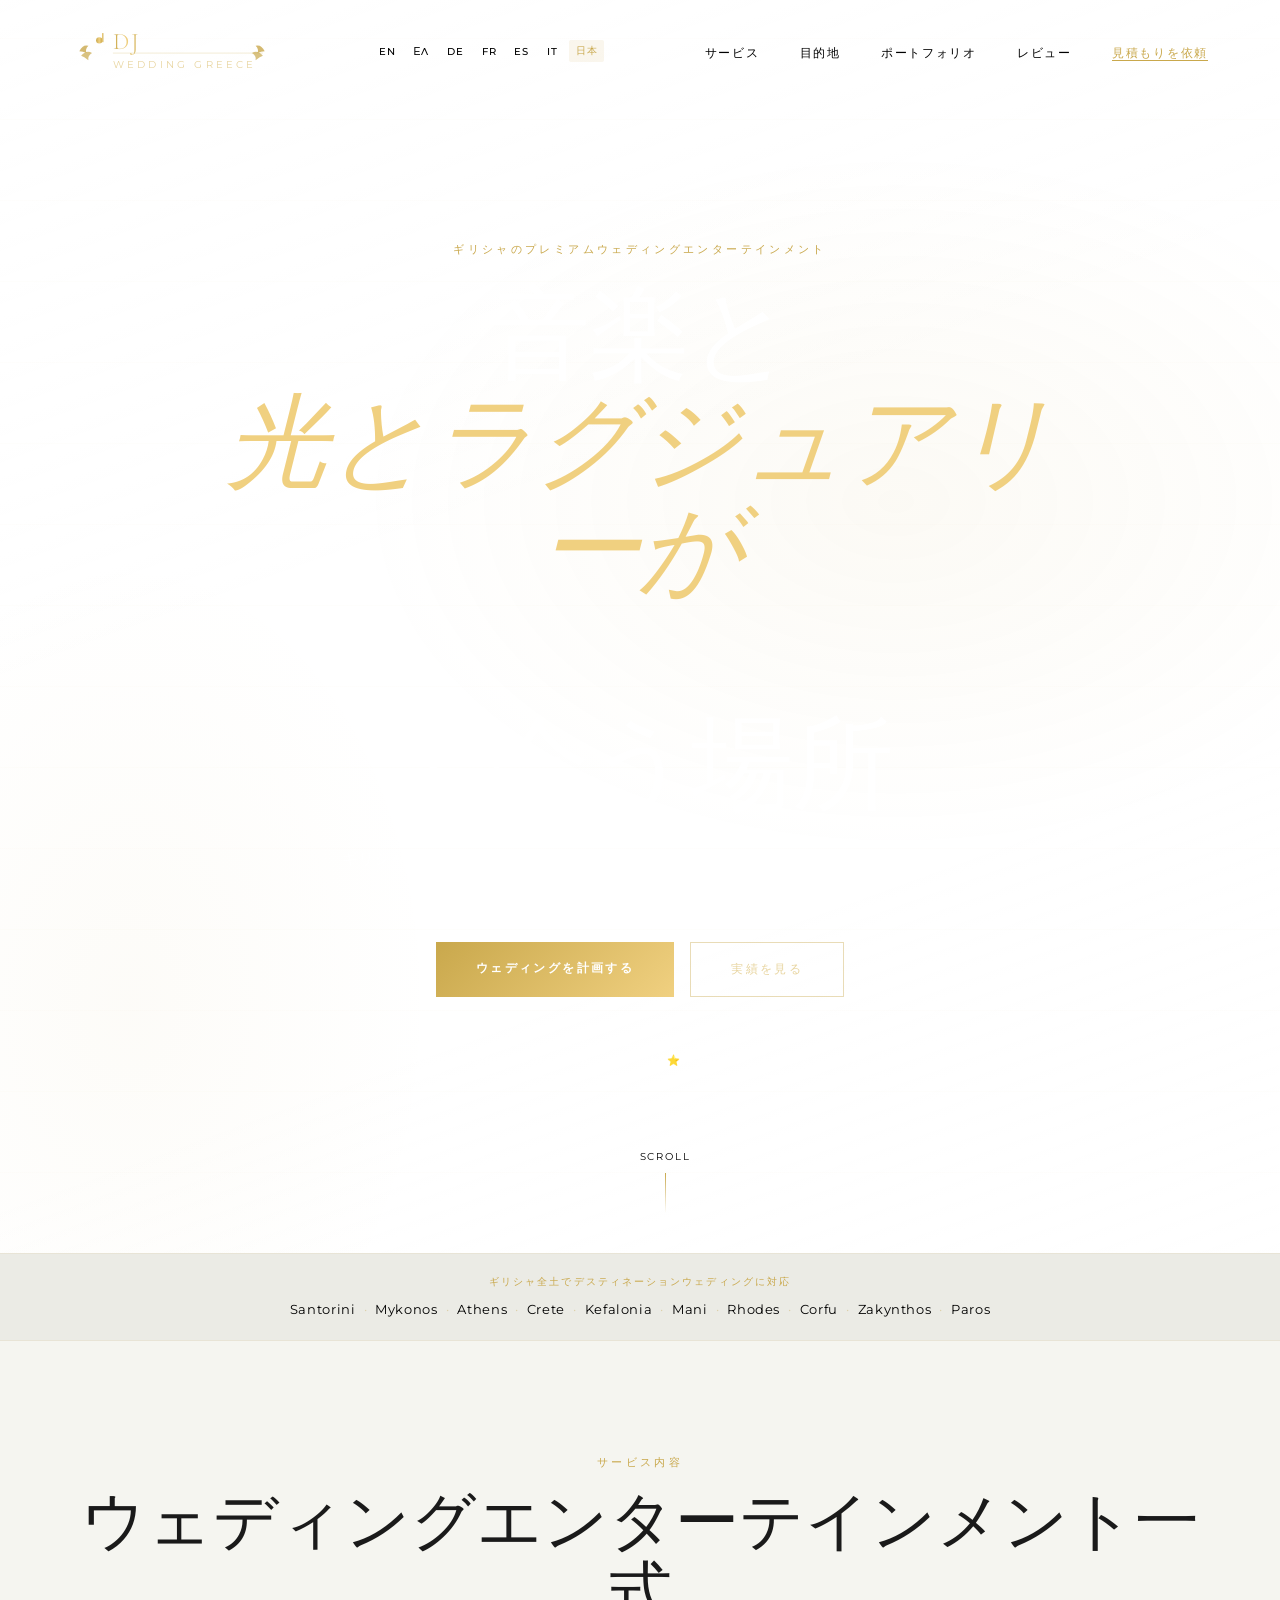
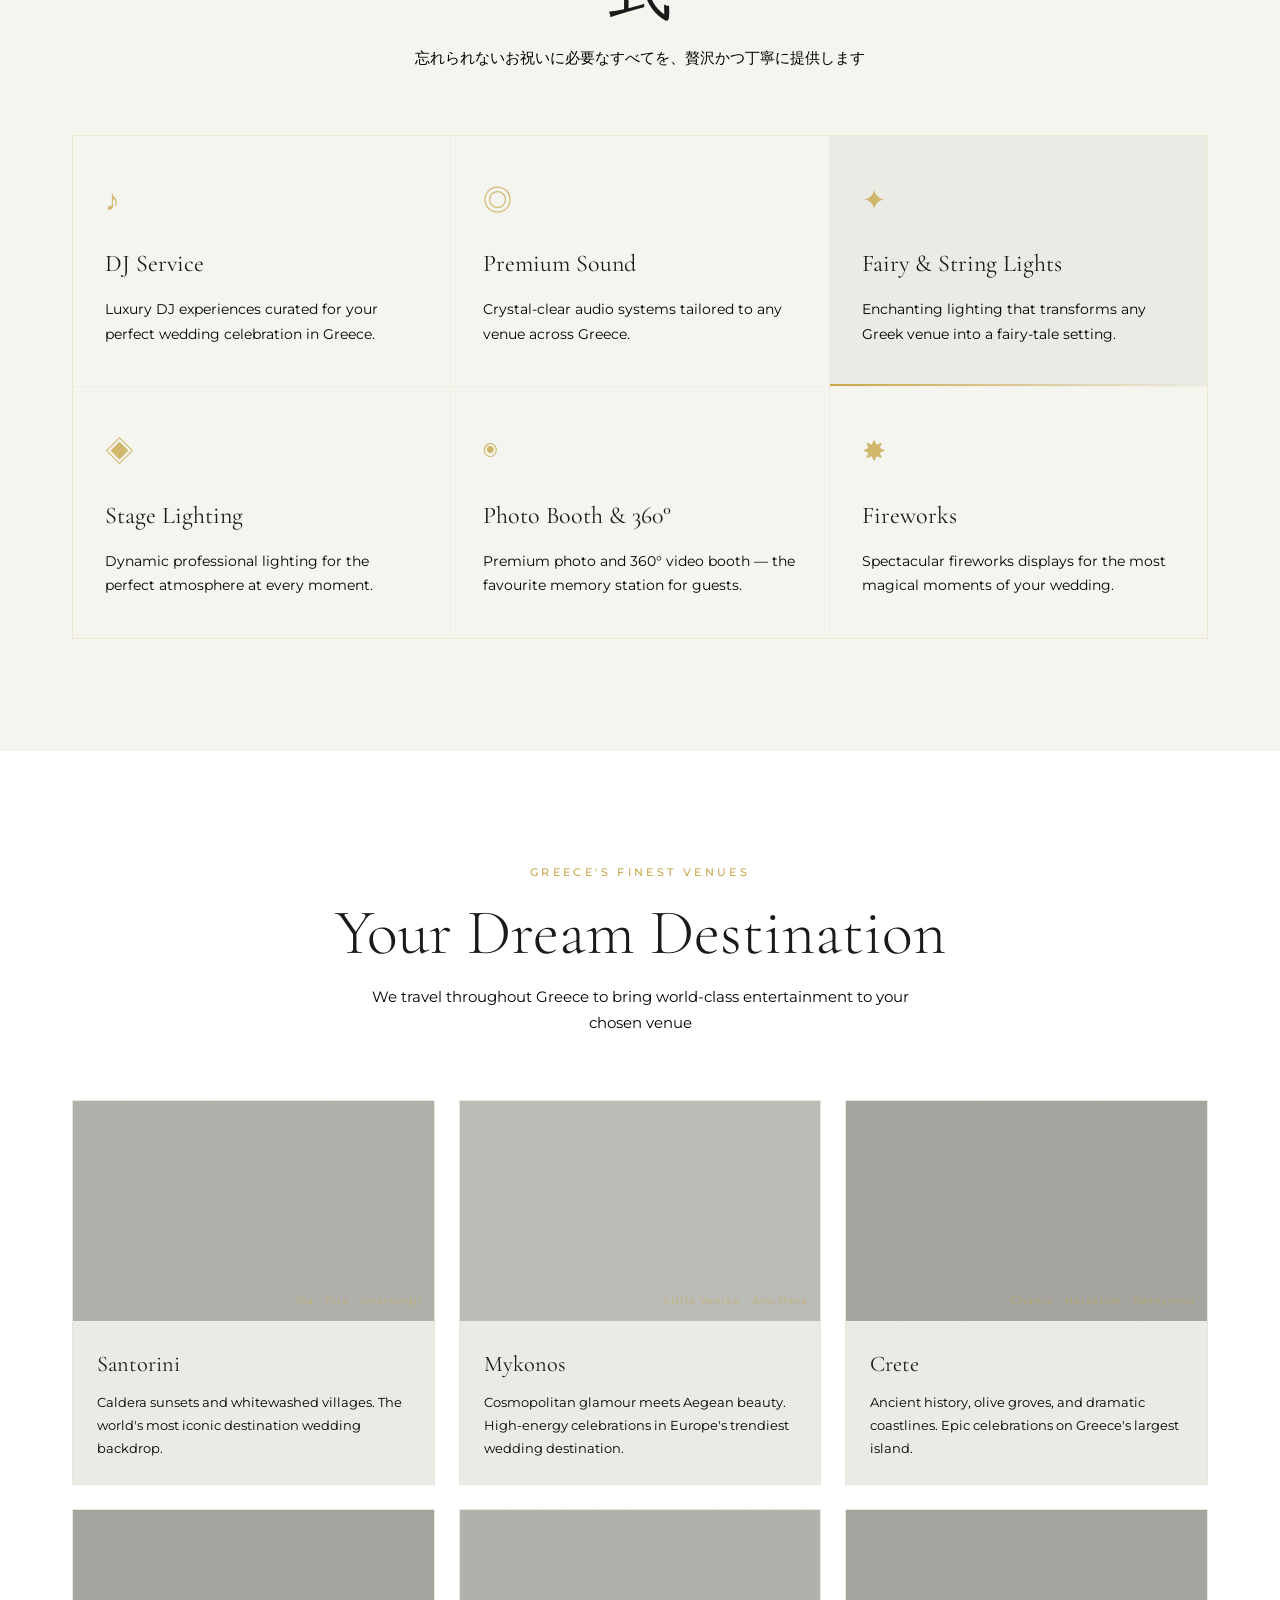
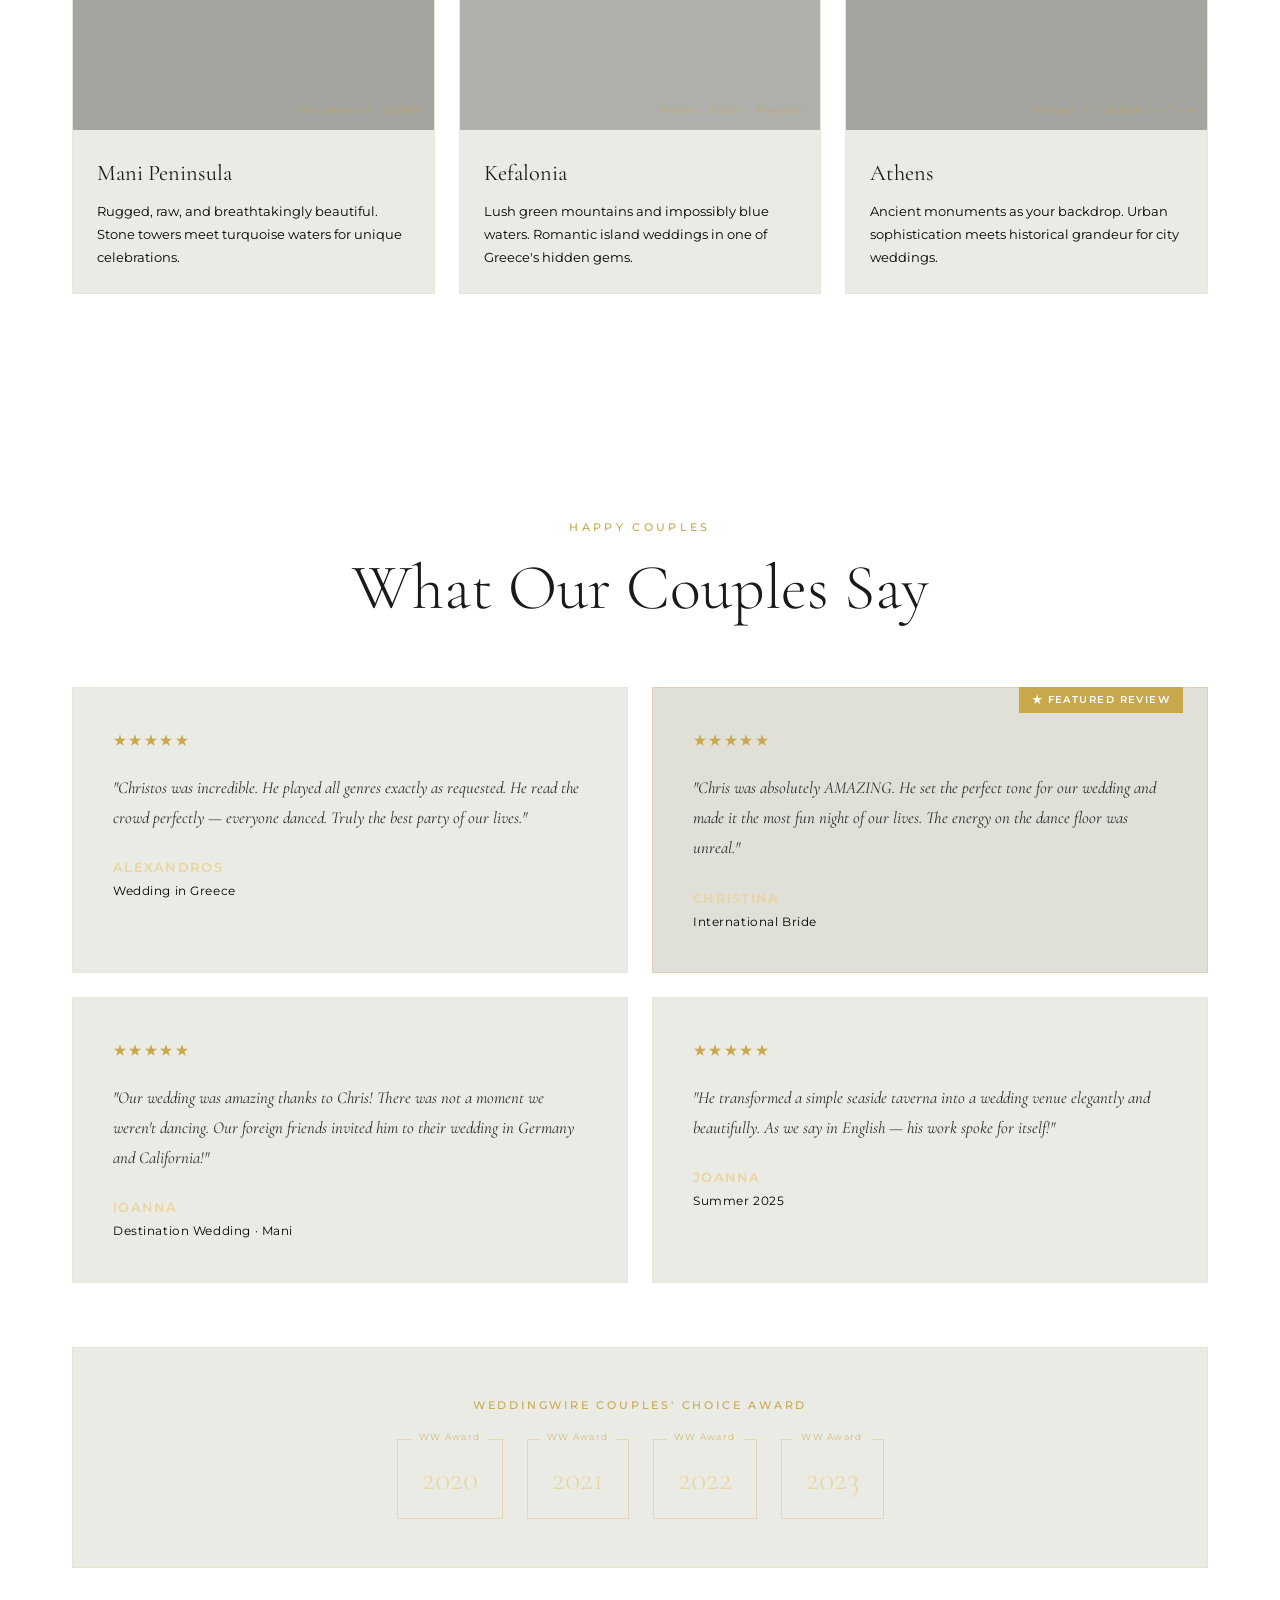
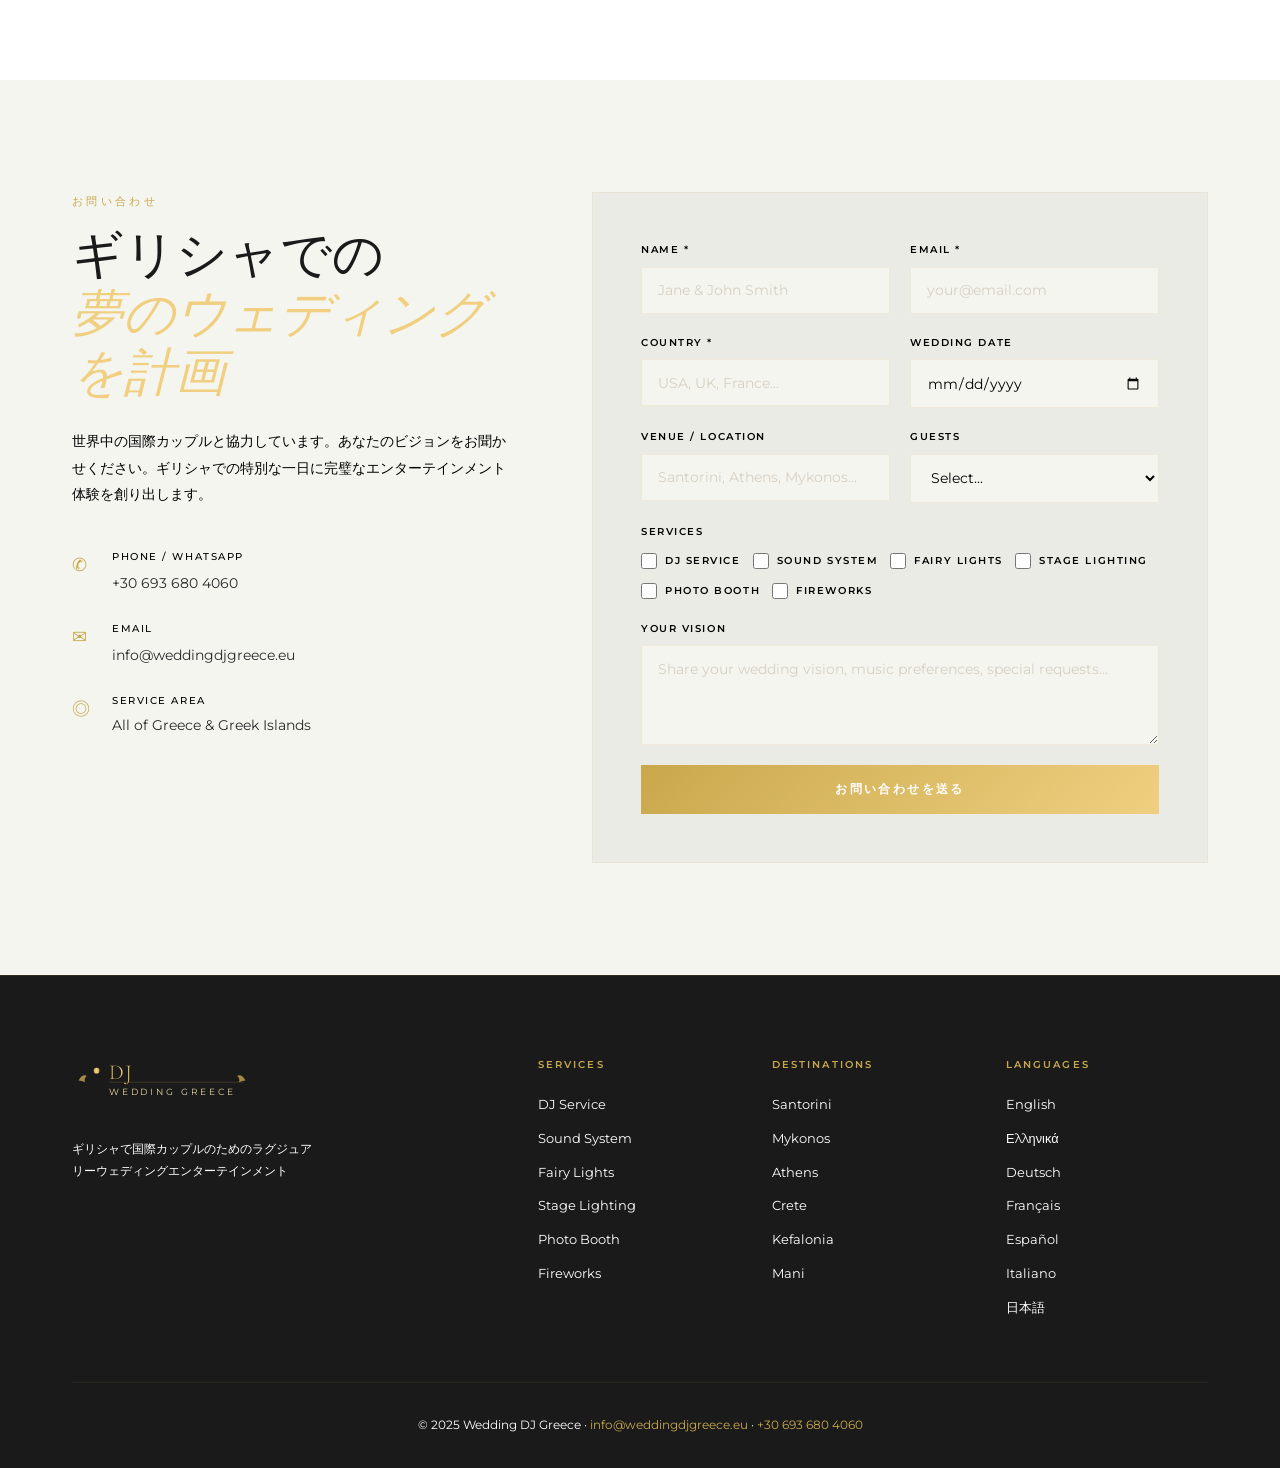
<file: ja/index.html>
<!DOCTYPE html>
<html lang="ja">
<head>
<meta charset="UTF-8">
<meta name="viewport" content="width=device-width, initial-scale=1.0">
<title>ギリシャのウェディングDJ | 目的地結婚式のラグジュアリーエンターテインメント | weddingdjgreece.eu</title>
<meta name="description" content="ギリシャでのプレミアムウェディングDJ・エンターテインメント。サントリーニ、ミコノス、アテネ、クレタ島でのデスティネーションウェディングに豪華サウンド、照明、DJ体験を提供。">
<meta name="keywords" content="ウェディングDJ ギリシャ, デスティネーションウェディング ギリシャ, DJ サントリーニ, DJ ミコノス, DJ アテネ, DJ クレタ, ラグジュアリーウェディング ギリシャ, 結婚式 ギリシャ">
<link rel="canonical" href="https://weddingdjgreece.eu/ja/">
<meta property="og:title" content="ギリシャのウェディングDJ | 目的地結婚式のラグジュアリーエンターテインメント | weddingdjgreece.eu">
<meta property="og:description" content="ギリシャでのプレミアムウェディングDJ・エンターテインメント。サントリーニ、ミコノス、アテネ、クレタ島でのデスティネーションウェディングに豪華サウンド、照明、DJ体験を提供。">
<meta property="og:url" content="https://weddingdjgreece.eu/ja/">
<meta property="og:locale" content="ja_JP">
<link rel="alternate" hreflang="ja" href="https://weddingdjgreece.eu/ja/">
<link rel="alternate" hreflang="en" href="https://weddingdjgreece.eu/">
<link rel="alternate" hreflang="x-default" href="https://weddingdjgreece.eu/">
<script type="application/ld+json">{"@context":"https://schema.org","@type":"LocalBusiness","name":"Wedding DJ Greece","url":"https://weddingdjgreece.eu","email":"info@weddingdjgreece.eu","telephone":"+30 693 680 4060","inLanguage":"ja"}</script>
<link rel="preconnect" href="https://fonts.googleapis.com">
<link rel="preconnect" href="https://fonts.gstatic.com" crossorigin>
<link href="https://fonts.googleapis.com/css2?family=Cormorant+Garamond:ital,wght@0,300;0,400;0,600;1,300;1,400&family=Montserrat:wght@300;400;500;600&display=swap" rel="stylesheet">
<link rel="stylesheet" href="../css/style.css">
</head>
<body>
<nav class="navbar" id="navbar">
  <div class="nav-container">
    <a href="/" class="logo"><svg class="logo-svg" viewBox="0 0 220 60" xmlns="http://www.w3.org/2000/svg" aria-hidden="true"><defs><linearGradient id="gja" x1="0%" y1="0%" x2="100%" y2="0%"><stop offset="0%" style="stop-color:#C9A84C"/><stop offset="50%" style="stop-color:#F0D080"/><stop offset="100%" style="stop-color:#C9A84C"/></linearGradient></defs><path d="M8 30 Q12 22 18 24 Q14 28 16 32 Q12 30 8 30Z" fill="#C9A84C" opacity="0.8"/><path d="M10 35 Q16 28 22 32 Q17 35 18 40 Q13 36 10 35Z" fill="#C9A84C" opacity="0.7"/><circle cx="30" cy="18" r="3.5" fill="url(#gja)"/><rect x="33" y="10" width="1.5" height="10" fill="url(#gja)"/><text x="45" y="28" font-family="Cormorant Garamond, serif" font-size="26" font-weight="300" fill="url(#gja)" letter-spacing="2">DJ</text><line x1="45" y1="32" x2="210" y2="32" stroke="#C9A84C" stroke-width="0.5" opacity="0.5"/><text x="45" y="48" font-family="Montserrat, sans-serif" font-size="11" font-weight="400" fill="#E8D5A0" letter-spacing="3.5">WEDDING GREECE</text><path d="M212 30 Q208 22 202 24 Q206 28 204 32 Q208 30 212 30Z" fill="#C9A84C" opacity="0.8"/><path d="M210 35 Q204 28 198 32 Q203 35 202 40 Q207 36 210 35Z" fill="#C9A84C" opacity="0.7"/></svg></a>
    <div class="lang-switcher">
      <button class="lang-btn" onclick="window.location='/'">EN</button>
      <button class="lang-btn" onclick="window.location='/el/'">ΕΛ</button>
      <button class="lang-btn" onclick="window.location='/de/'">DE</button>
      <button class="lang-btn" onclick="window.location='/fr/'">FR</button>
      <button class="lang-btn" onclick="window.location='/es/'">ES</button>
      <button class="lang-btn" onclick="window.location='/it/'">IT</button>
      <button class="lang-btn active" onclick="window.location='/ja/'">日本</button>
    </div>
    <ul class="nav-links">
      <li><a href="#services">サービス</a></li><li><a href="#destinations">目的地</a></li><li><a href="#portfolio">ポートフォリオ</a></li><li><a href="#reviews">レビュー</a></li><li><a href="#contact" class="nav-cta">見積もりを依頼</a></li>
    </ul>
    <button class="hamburger" id="hamburger" aria-label="Menu" aria-expanded="false"><span></span><span></span><span></span></button>
  </div>
  <div class="mobile-menu" id="mobileMenu"><a href="#services">サービス</a><a href="#destinations">目的地</a><a href="#portfolio">ポートフォリオ</a><a href="#reviews">レビュー</a><a href="#contact">見積もりを依頼</a></div>
</nav>

<section class="hero" id="hero">
  <div class="hero-bg"></div><div class="hero-overlay"></div>
  <div class="hero-content">
    <p class="hero-eyebrow">ギリシャのプレミアムウェディングエンターテインメント</p>
    <h1 class="hero-title">音楽と<br><em>光とラグジュアリーが</em><br>出会う場所</h1>
    <p class="hero-subtitle">ギリシャを夢の結婚式の舞台に選んだ世界中のカップルのために、特別なDJ・サウンド・照明体験をお届けします</p>
    <div class="hero-ctas"><a href="#contact" class="btn-primary">ウェディングを計画する</a><a href="#portfolio" class="btn-outline">実績を見る</a></div>
    <div class="hero-awards"><span class="award-badge">WeddingWire Choice 2020–2023</span><span class="award-badge">⭐ 5つ星評価</span><span class="award-badge">国際カップル対応</span></div>
  </div>
  <div class="scroll-hint" aria-hidden="true"><span>Scroll</span><div class="scroll-line"></div></div>
</section>

<section class="destinations-banner"><div class="container"><p class="banner-text">ギリシャ全土でデスティネーションウェディングに対応</p><div class="destinations-list"><span>Santorini</span><span class="dot">·</span><span>Mykonos</span><span class="dot">·</span><span>Athens</span><span class="dot">·</span><span>Crete</span><span class="dot">·</span><span>Kefalonia</span><span class="dot">·</span><span>Mani</span><span class="dot">·</span><span>Rhodes</span><span class="dot">·</span><span>Corfu</span><span class="dot">·</span><span>Zakynthos</span><span class="dot">·</span><span>Paros</span></div></div></section>

<section class="services" id="services"><div class="container">
  <div class="section-header"><p class="section-eyebrow">サービス内容</p><h2 class="section-title">ウェディングエンターテインメント一式</h2><p class="section-desc">忘れられないお祝いに必要なすべてを、贅沢かつ丁寧に提供します</p></div>
  <div class="services-grid">
    <div class="service-card"><div class="service-icon">♪</div><h3>DJ Service</h3><p>Luxury DJ experiences curated for your perfect wedding celebration in Greece.</p></div>
    <div class="service-card"><div class="service-icon">◎</div><h3>Premium Sound</h3><p>Crystal-clear audio systems tailored to any venue across Greece.</p></div>
    <div class="service-card featured"><div class="service-icon">✦</div><h3>Fairy &amp; String Lights</h3><p>Enchanting lighting that transforms any Greek venue into a fairy-tale setting.</p></div>
    <div class="service-card"><div class="service-icon">◈</div><h3>Stage Lighting</h3><p>Dynamic professional lighting for the perfect atmosphere at every moment.</p></div>
    <div class="service-card"><div class="service-icon">◉</div><h3>Photo Booth &amp; 360°</h3><p>Premium photo and 360° video booth — the favourite memory station for guests.</p></div>
    <div class="service-card"><div class="service-icon">✸</div><h3>Fireworks</h3><p>Spectacular fireworks displays for the most magical moments of your wedding.</p></div>
  </div>
</div></section>

<section class="destinations" id="destinations"><div class="container">
  <div class="section-header"><p class="section-eyebrow">Greece's Finest Venues</p><h2 class="section-title">Your Dream Destination</h2><p class="section-desc">We travel throughout Greece to bring world-class entertainment to your chosen venue</p></div>
  <div class="destinations-grid">
    <div class="dest-card"><div class="dest-img dest-santorini"></div><div class="dest-content"><h3>Santorini</h3><p>Caldera sunsets and whitewashed villages. The world's most iconic destination wedding backdrop.</p></div></div>
    <div class="dest-card"><div class="dest-img dest-mykonos"></div><div class="dest-content"><h3>Mykonos</h3><p>Cosmopolitan glamour meets Aegean beauty. High-energy celebrations in Europe's trendiest wedding destination.</p></div></div>
    <div class="dest-card"><div class="dest-img dest-crete"></div><div class="dest-content"><h3>Crete</h3><p>Ancient history, olive groves, and dramatic coastlines. Epic celebrations on Greece's largest island.</p></div></div>
    <div class="dest-card"><div class="dest-img dest-mani"></div><div class="dest-content"><h3>Mani Peninsula</h3><p>Rugged, raw, and breathtakingly beautiful. Stone towers meet turquoise waters for unique celebrations.</p></div></div>
    <div class="dest-card"><div class="dest-img dest-kefalonia"></div><div class="dest-content"><h3>Kefalonia</h3><p>Lush green mountains and impossibly blue waters. Romantic island weddings in one of Greece's hidden gems.</p></div></div>
    <div class="dest-card"><div class="dest-img dest-athens"></div><div class="dest-content"><h3>Athens</h3><p>Ancient monuments as your backdrop. Urban sophistication meets historical grandeur for city weddings.</p></div></div>
  </div>
</div></section>

<section class="reviews" id="reviews"><div class="container">
  <div class="section-header"><p class="section-eyebrow">Happy Couples</p><h2 class="section-title">What Our Couples Say</h2></div>
  <div class="reviews-grid">
    <div class="review-card"><div class="stars">★★★★★</div><p class="review-text">"Christos was incredible. He played all genres exactly as requested. He read the crowd perfectly — everyone danced. Truly the best party of our lives."</p><div class="reviewer"><span class="reviewer-name">Alexandros</span><span class="reviewer-detail">Wedding in Greece</span></div></div>
    <div class="review-card featured"><div class="stars">★★★★★</div><p class="review-text">"Chris was absolutely AMAZING. He set the perfect tone for our wedding and made it the most fun night of our lives. The energy on the dance floor was unreal."</p><div class="reviewer"><span class="reviewer-name">Christina</span><span class="reviewer-detail">International Bride</span></div></div>
    <div class="review-card"><div class="stars">★★★★★</div><p class="review-text">"Our wedding was amazing thanks to Chris! There was not a moment we weren't dancing. Our foreign friends invited him to their wedding in Germany and California!"</p><div class="reviewer"><span class="reviewer-name">Ioanna</span><span class="reviewer-detail">Destination Wedding · Mani</span></div></div>
    <div class="review-card"><div class="stars">★★★★★</div><p class="review-text">"He transformed a simple seaside taverna into a wedding venue elegantly and beautifully. As we say in English — his work spoke for itself!"</p><div class="reviewer"><span class="reviewer-name">Joanna</span><span class="reviewer-detail">Summer 2025</span></div></div>
  </div>
  <div class="awards-section"><p class="awards-title">WeddingWire Couples' Choice Award</p><div class="award-years"><span class="award-year">2020</span><span class="award-year">2021</span><span class="award-year">2022</span><span class="award-year">2023</span></div></div>
</div></section>

<section class="contact" id="contact"><div class="container">
  <div class="contact-wrapper">
    <div class="contact-info">
      <p class="section-eyebrow">お問い合わせ</p>
      <h2>ギリシャでの<br><em>夢のウェディングを計画</em></h2>
      <p class="contact-desc">世界中の国際カップルと協力しています。あなたのビジョンをお聞かせください。ギリシャでの特別な一日に完璧なエンターテインメント体験を創り出します。</p>
      <div class="contact-details">
        <div class="contact-item"><span class="ci-icon">✆</span><div><p class="ci-label">Phone / WhatsApp</p><a href="tel:+306936804060" class="ci-value">+30 693 680 4060</a></div></div>
        <div class="contact-item"><span class="ci-icon">✉</span><div><p class="ci-label">Email</p><a href="mailto:info@weddingdjgreece.eu" class="ci-value">info@weddingdjgreece.eu</a></div></div>
        <div class="contact-item"><span class="ci-icon">◎</span><div><p class="ci-label">Service Area</p><p class="ci-value">All of Greece &amp; Greek Islands</p></div></div>
      </div>
    </div>
    <div class="contact-form-wrap">
      <form id="contactForm" class="contact-form" novalidate>
        <div class="form-row"><div class="form-group"><label for="name">Name *</label><input type="text" id="name" name="name" required placeholder="Jane &amp; John Smith"></div><div class="form-group"><label for="email">Email *</label><input type="email" id="email" name="email" required placeholder="your@email.com"></div></div>
        <div class="form-row"><div class="form-group"><label for="country">Country *</label><input type="text" id="country" name="country" required placeholder="USA, UK, France..."></div><div class="form-group"><label for="weddingDate">Wedding Date</label><input type="date" id="weddingDate" name="weddingDate"></div></div>
        <div class="form-row"><div class="form-group"><label for="venue">Venue / Location</label><input type="text" id="venue" name="venue" placeholder="Santorini, Athens, Mykonos..."></div><div class="form-group"><label for="guests">Guests</label><select id="guests" name="guests"><option value="">Select...</option><option>Under 50</option><option>50–100</option><option>100–200</option><option>200+</option></select></div></div>
        <div class="form-group full"><label>Services</label><div class="checkbox-group"><label class="checkbox-label"><input type="checkbox" name="services" value="DJ"> DJ Service</label><label class="checkbox-label"><input type="checkbox" name="services" value="Sound"> Sound System</label><label class="checkbox-label"><input type="checkbox" name="services" value="FairyLights"> Fairy Lights</label><label class="checkbox-label"><input type="checkbox" name="services" value="StageLighting"> Stage Lighting</label><label class="checkbox-label"><input type="checkbox" name="services" value="PhotoBooth"> Photo Booth</label><label class="checkbox-label"><input type="checkbox" name="services" value="Fireworks"> Fireworks</label></div></div>
        <div class="form-group full"><label for="message">Your Vision</label><textarea id="message" name="message" rows="4" placeholder="Share your wedding vision, music preferences, special requests..."></textarea></div>
        <button type="submit" class="btn-primary btn-full" id="submitBtn"><span id="btnText">お問い合わせを送る</span><span id="btnLoading" style="display:none">送信中...</span></button>
        <div id="formSuccess" class="form-success" style="display:none"><p>✓ ありがとうございます！24時間以内にご連絡いたします。</p></div>
        <div id="formError" class="form-error" style="display:none"><p>エラーが発生しました。info@weddingdjgreece.euに直接メールをお送りください。</p></div>
      </form>
    </div>
  </div>
</div></section>

<footer class="footer"><div class="container"><div class="footer-inner"><div class="footer-brand"><svg class="logo-svg footer-logo" viewBox="0 0 220 60" xmlns="http://www.w3.org/2000/svg" aria-hidden="true"><defs><linearGradient id="gfja" x1="0%" y1="0%" x2="100%" y2="0%"><stop offset="0%" style="stop-color:#C9A84C"/><stop offset="50%" style="stop-color:#F0D080"/><stop offset="100%" style="stop-color:#C9A84C"/></linearGradient></defs><path d="M8 30 Q12 22 18 24 Q14 28 16 32 Q12 30 8 30Z" fill="#C9A84C" opacity="0.8"/><circle cx="30" cy="18" r="3.5" fill="url(#gfja)"/><text x="45" y="28" font-family="Cormorant Garamond, serif" font-size="26" font-weight="300" fill="url(#gfja)" letter-spacing="2">DJ</text><line x1="45" y1="32" x2="210" y2="32" stroke="#C9A84C" stroke-width="0.5" opacity="0.5"/><text x="45" y="48" font-family="Montserrat, sans-serif" font-size="11" font-weight="400" fill="#E8D5A0" letter-spacing="3.5">WEDDING GREECE</text><path d="M212 30 Q208 22 202 24 Q206 28 204 32 Q208 30 212 30Z" fill="#C9A84C" opacity="0.8"/></svg><p class="footer-tagline">ギリシャで国際カップルのためのラグジュアリーウェディングエンターテインメント</p></div><div class="footer-links"><div class="footer-col"><h4>Services</h4><a href="#services">DJ Service</a><a href="#services">Sound System</a><a href="#services">Fairy Lights</a><a href="#services">Stage Lighting</a><a href="#services">Photo Booth</a><a href="#services">Fireworks</a></div><div class="footer-col"><h4>Destinations</h4><a href="#destinations">Santorini</a><a href="#destinations">Mykonos</a><a href="#destinations">Athens</a><a href="#destinations">Crete</a><a href="#destinations">Kefalonia</a><a href="#destinations">Mani</a></div><div class="footer-col"><h4>Languages</h4><a href="/">English</a><a href="/el/">Ελληνικά</a><a href="/de/">Deutsch</a><a href="/fr/">Français</a><a href="/es/">Español</a><a href="/it/">Italiano</a><a href="/ja/">日本語</a></div></div></div><div class="footer-bottom"><p>© 2025 Wedding DJ Greece · <a href="mailto:info@weddingdjgreece.eu">info@weddingdjgreece.eu</a> · <a href="tel:+306936804060">+30 693 680 4060</a></p></div></div></footer>
<script src="../js/main.js"></script>
</body>
</html>
</file>
<file: css/style.css>
/* ============================================
   WEDDING DJ GREECE — LUXURY LIGHT GOLD THEME
   ============================================ */

:root {
  --gold: #C9A84C;
  --gold-light: #F0D080;
  --gold-pale: #E8D5A0;
  --dark: #ffffff;
  --dark-2: #f5f5f0;
  --dark-3: #ebebE5;
  --dark-4: #e0e0d8;
  --cream: #1a1a1a;
  --cream-2: #2a2a2a;
  --text-main: #1a1a1a
  --text-muted: #555555;
  --text-light: #333333;
  --font-serif: 'Cormorant Garamond', Georgia, serif;
  --font-sans: 'Montserrat', Arial, sans-serif;
  --transition: 0.4s cubic-bezier(0.4, 0, 0.2, 1);
  --radius: 2px;
  --shadow: 0 20px 60px rgba(0,0,0,0.4);
}

*, *::before, *::after { box-sizing: border-box; margin: 0; padding: 0; }

html { scroll-behavior: smooth; font-size: 16px; }

body {
  font-family: var(--font-sans);
  background: var(--dark);
  color: var(--text-main);
  line-height: 1.7;
  overflow-x: hidden;
}

img { max-width: 100%; display: block; }

a { text-decoration: none; color: inherit; }

/* ---- CONTAINER ---- */
.container { max-width: 1200px; margin: 0 auto; padding: 0 2rem; }

/* ---- BUTTONS ---- */
.btn-primary {
  display: inline-block;
  background: linear-gradient(135deg, var(--gold), var(--gold-light), var(--gold));
  background-size: 200% 200%;
  color: var(--dark);
  font-family: var(--font-sans);
  font-size: 0.75rem;
  font-weight: 600;
  letter-spacing: 0.2em;
  text-transform: uppercase;
  padding: 1rem 2.5rem;
  border: none;
  cursor: pointer;
  transition: var(--transition);
  position: relative;
  overflow: hidden;
}
.btn-primary:hover { background-position: right center; transform: translateY(-2px); box-shadow: 0 8px 30px rgba(201,168,76,0.4); }

.btn-outline {
  display: inline-block;
  background: transparent;
  color: var(--gold-pale);
  font-family: var(--font-sans);
  font-size: 0.75rem;
  font-weight: 500;
  letter-spacing: 0.2em;
  text-transform: uppercase;
  padding: 1rem 2.5rem;
  border: 1px solid rgba(201,168,76,0.4);
  transition: var(--transition);
}
.btn-outline:hover { border-color: var(--gold); color: var(--gold-light); background: rgba(201,168,76,0.05); }

.btn-full { width: 100%; text-align: center; }

/* ---- NAVBAR ---- */
.navbar {
  position: fixed;
  top: 0; left: 0; right: 0;
  z-index: 1000;
  padding: 1.5rem 0;
  transition: var(--transition);
}
.navbar.scrolled {
  padding: 1rem 0;
  background: rgba(255,255,255,0.97);
  backdrop-filter: blur(20px);
  border-bottom: 1px solid rgba(0,0,0,0.1);
}
.nav-container {
  max-width: 1200px;
  margin: 0 auto;
  padding: 0 2rem;
  display: flex;
  align-items: center;
  justify-content: space-between;
  gap: 2rem;
}
.logo { display: flex; align-items: center; }
.logo-svg { width: 200px; height: auto; }
.footer-logo { width: 180px; }

.nav-links {
  list-style: none;
  display: flex;
  gap: 2.5rem;
  align-items: center;
}
.nav-links a {
  font-size: 0.72rem;
  font-weight: 500;
  letter-spacing: 0.15em;
  text-transform: uppercase;
  color: var(--text-muted);
  transition: color 0.3s;
  position: relative;
}
.nav-links a::after {
  content: '';
  position: absolute;
  bottom: -4px; left: 0;
  width: 0; height: 1px;
  background: var(--gold);
  transition: width 0.3s;
}
.nav-links a:hover { color: var(--gold-pale); }
.nav-links a:hover::after { width: 100%; }
.nav-cta { color: var(--gold) !important; border-bottom: 1px solid var(--gold); }

.lang-switcher {
  display: flex;
  gap: 0.3rem;
  flex-wrap: wrap;
}
.lang-btn {
  background: none;
  border: none;
  color: var(--text-muted);
  font-family: var(--font-sans);
  font-size: 0.65rem;
  font-weight: 500;
  letter-spacing: 0.1em;
  cursor: pointer;
  padding: 0.25rem 0.4rem;
  border-radius: 2px;
  transition: color 0.3s;
}
.lang-btn:hover, .lang-btn.active { color: var(--gold); }
.lang-btn.active { background: rgba(201,168,76,0.1); }

.hamburger {
  display: none;
  flex-direction: column;
  gap: 5px;
  background: none;
  border: none;
  cursor: pointer;
  padding: 5px;
}
.hamburger span {
  display: block;
  width: 24px;
  height: 1.5px;
  background: var(--gold-pale);
  transition: var(--transition);
}

.mobile-menu {
  display: none;
  flex-direction: column;
  background: var(--dark-2);
  padding: 2rem;
  gap: 1.5rem;
  border-top: 1px solid rgba(201,168,76,0.15);
}
.mobile-menu a {
  font-size: 0.85rem;
  font-weight: 500;
  letter-spacing: 0.15em;
  text-transform: uppercase;
  color: var(--text-muted);
}
.mobile-menu.open { display: flex; }

/* ---- HERO ---- */
.hero {
  position: relative;
  min-height: 100vh;
  display: flex;
  align-items: center;
  justify-content: center;
  overflow: hidden;
}
.hero-bg {
  position: absolute;
  inset: 0;
  background: linear-gradient(160deg, rgba(255,255,255,0.18) 0%, rgba(255,255,255,0.08) 40%, rgba(255,255,255,0.08) 70%, rgba(255,255,255,0.18) 100%), url("https://pwe.gr/wp-content/uploads/2024/11/465004298_8953961097989804_4154213011652947800_n-1.jpg") center/cover no-repeat;
  z-index: 0;
}
.hero-bg::before {
  content: '';
  position: absolute;
  inset: 0;
  background:
    radial-gradient(ellipse 60% 40% at 70% 40%, rgba(201,168,76,0.06) 0%, transparent 70%),
    radial-gradient(ellipse 40% 60% at 10% 80%, rgba(201,168,76,0.04) 0%, transparent 60%);
}
.hero-overlay {
  position: absolute;
  inset: 0;
  background: repeating-linear-gradient(
    0deg,
    transparent,
    transparent 80px,
    rgba(201,168,76,0.015) 80px,
    rgba(201,168,76,0.015) 81px
  );
  z-index: 1;
}
.hero-content {
  position: relative;
  z-index: 2;
  text-align: center;
  max-width: 900px;
  padding: 8rem 2rem 4rem;
  animation: fadeUp 1.2s ease forwards;
}
@keyframes fadeUp {
  from { opacity: 0; transform: translateY(40px); }
  to { opacity: 1; transform: translateY(0); }
}
.hero-eyebrow {
  font-family: var(--font-sans);
  font-size: 0.7rem;
  font-weight: 500;
  letter-spacing: 0.3em;
  text-transform: uppercase;
  color: var(--gold);
  margin-bottom: 1.5rem;
  opacity: 0;
  animation: fadeUp 1s 0.2s ease forwards;
}
.hero-title {
  font-family: var(--font-serif);
  font-size: clamp(3.5rem, 8vw, 7rem);
  font-weight: 300;
  line-height: 1.05;
  color: #ffffff;
  letter-spacing: -0.01em;
  margin-bottom: 1.5rem;
  opacity: 0;
  animation: fadeUp 1s 0.4s ease forwards;
}
.hero-title em {
  font-style: italic;
  color: var(--gold-light);
  display: block;
}
.hero-subtitle {
  font-size: 1rem;
  font-weight: 300;
  color: rgba(255,255,255,0.88);
  max-width: 600px;
  margin: 0 auto 2.5rem;
  line-height: 1.8;
  opacity: 0;
  animation: fadeUp 1s 0.6s ease forwards;
}
.hero-ctas {
  display: flex;
  gap: 1rem;
  justify-content: center;
  flex-wrap: wrap;
  margin-bottom: 3rem;
  opacity: 0;
  animation: fadeUp 1s 0.8s ease forwards;
}
.hero-awards {
  display: flex;
  gap: 0.75rem;
  justify-content: center;
  flex-wrap: wrap;
  opacity: 0;
  animation: fadeUp 1s 1s ease forwards;
}
.award-badge {
  font-size: 0.65rem;
  font-weight: 500;
  letter-spacing: 0.1em;
  color: #ffffff;
  border: 1px solid rgba(255,255,255,0.5);
  padding: 0.4rem 0.9rem;
  text-transform: uppercase;
}
.scroll-hint {
  position: absolute;
  bottom: 2.5rem;
  left: 50%;
  transform: translateX(-50%);
  z-index: 2;
  display: flex;
  flex-direction: column;
  align-items: center;
  gap: 0.5rem;
  opacity: 0;
  animation: fadeUp 1s 1.2s ease forwards;
}
.scroll-hint span {
  font-size: 0.6rem;
  letter-spacing: 0.2em;
  text-transform: uppercase;
  color: var(--text-muted);
}
.scroll-line {
  width: 1px;
  height: 40px;
  background: linear-gradient(to bottom, var(--gold), transparent);
  animation: scrollPulse 2s ease-in-out infinite;
}
@keyframes scrollPulse {
  0%, 100% { opacity: 0.4; transform: scaleY(1); }
  50% { opacity: 1; transform: scaleY(1.2); }
}

/* ---- DESTINATIONS BANNER ---- */
.destinations-banner {
  background: var(--dark-3);
  border-top: 1px solid rgba(201,168,76,0.1);
  border-bottom: 1px solid rgba(201,168,76,0.1);
  padding: 1.2rem 0;
  overflow: hidden;
}
.banner-text {
  font-size: 0.65rem;
  font-weight: 500;
  letter-spacing: 0.2em;
  text-transform: uppercase;
  color: var(--gold);
  text-align: center;
  margin-bottom: 0.5rem;
}
.destinations-list {
  display: flex;
  justify-content: center;
  flex-wrap: wrap;
  gap: 0.5rem;
  font-size: 0.8rem;
  color: var(--text-muted);
  letter-spacing: 0.05em;
}
.destinations-list .dot { color: var(--gold); opacity: 0.4; }

/* ---- SECTION COMMONS ---- */
section { padding: 7rem 0; }

.section-header {
  text-align: center;
  margin-bottom: 4rem;
}
.section-eyebrow {
  font-family: var(--font-sans);
  font-size: 0.7rem;
  font-weight: 500;
  letter-spacing: 0.3em;
  text-transform: uppercase;
  color: var(--gold);
  margin-bottom: 1rem;
}
.section-title {
  font-family: var(--font-serif);
  font-size: clamp(2.5rem, 5vw, 4rem);
  font-weight: 300;
  color: var(--cream);
  line-height: 1.1;
  margin-bottom: 1rem;
}
.section-desc {
  font-size: 0.95rem;
  color: var(--text-muted);
  max-width: 550px;
  margin: 0 auto;
}

/* ---- SERVICES ---- */
.services { background: var(--dark-2); }
.services-grid {
  display: grid;
  grid-template-columns: repeat(3, 1fr);
  gap: 1px;
  background: rgba(201,168,76,0.1);
  border: 1px solid rgba(201,168,76,0.1);
}
.service-card {
  background: var(--dark-2);
  padding: 2.5rem 2rem;
  transition: background var(--transition);
  position: relative;
  overflow: hidden;
}
.service-card::before {
  content: '';
  position: absolute;
  bottom: 0; left: 0;
  width: 0; height: 2px;
  background: linear-gradient(90deg, var(--gold), transparent);
  transition: width 0.5s ease;
}
.service-card:hover { background: var(--dark-3); }
.service-card:hover::before { width: 100%; }
.service-card.featured { background: var(--dark-3); }
.service-card.featured::before { width: 100%; }
.service-icon {
  font-size: 1.8rem;
  color: var(--gold);
  margin-bottom: 1.25rem;
  display: block;
  opacity: 0.8;
}
.service-card h3 {
  font-family: var(--font-serif);
  font-size: 1.5rem;
  font-weight: 400;
  color: var(--cream);
  margin-bottom: 0.75rem;
}
.service-card p {
  font-size: 0.85rem;
  color: var(--text-muted);
  line-height: 1.8;
}
/* DJ Service card background photo */
.service-card.service-dj {
  background: linear-gradient(rgba(0,0,0,0.55), rgba(0,0,0,0.55)), url('/images/dj-service-hero.jpg') center/cover no-repeat;
  color: #ffffff;
}
.service-card.service-dj h3 {
  color: #ffffff;
}
.service-card.service-dj p {
  color: rgba(255,255,255,0.85);
}
.service-card.service-dj .service-icon {
  color: var(--gold);
  border-color: rgba(201,168,76,0.5);
}
/* Premium Sound card background photo */
.service-card.service-sound {
  background: linear-gradient(rgba(0,0,0,0.55), rgba(0,0,0,0.55)), url('/images/premium-sound-hero.jpg') center/cover no-repeat;
  color: #ffffff;
}
.service-card.service-sound h3 {
  color: #ffffff;
}
.service-card.service-sound p {
  color: rgba(255,255,255,0.85);
}
.service-card.service-sound .service-icon {
  color: var(--gold);
  border-color: rgba(201,168,76,0.5);
}
/* Fairy & String Lights card background photo */
.service-card.service-fairy {
  background: linear-gradient(rgba(0,0,0,0.5), rgba(0,0,0,0.5)), url('https://pwe.gr/wp-content/uploads/2026/03/destination-wedding-naupaktos-Fairy-lights-stage-lighting.jpg') center/cover no-repeat;
  color: #ffffff;
}
.service-card.service-fairy h3 {
  color: #ffffff;
}
.service-card.service-fairy p {
  color: rgba(255,255,255,0.85);
}
.service-card.service-fairy .service-icon {
  color: var(--gold);
  border-color: rgba(201,168,76,0.5);
}

/* Stage Lighting card background photo */
.service-card.service-stage {
  background: linear-gradient(rgba(0,0,0,0.55), rgba(0,0,0,0.55)), url('https://pwe.gr/wp-content/uploads/2026/03/Stage-Lighting-Destination-wedding-in-man-Brazzo-di-maina-moving-head.jpg') center/cover no-repeat;
  color: #ffffff;
}
.service-card.service-stage h3 {
  color: #ffffff;
}
.service-card.service-stage p {
  color: rgba(255,255,255,0.85);
}
.service-card.service-stage .service-icon {
  color: var(--gold);
  border-color: rgba(201,168,76,0.5);
}

/* Photo Booth card background photo */
.service-card.service-booth {
  background: linear-gradient(rgba(0,0,0,0.55), rgba(0,0,0,0.55)), url('https://pwe.gr/wp-content/uploads/2026/04/Photobooth-services-in-Greece-Patra.jpg') center/cover no-repeat;
  color: #ffffff;
}
.service-card.service-booth h3 {
  color: #ffffff;
}
.service-card.service-booth p {
  color: rgba(255,255,255,0.85);
}
.service-card.service-booth .service-icon {
  color: var(--gold);
  border-color: rgba(201,168,76,0.5);
}

/* Fireworks card background photo */
.service-card.service-fireworks {
  background: linear-gradient(rgba(0,0,0,0.5), rgba(0,0,0,0.5)), url('https://pwe.gr/wp-content/uploads/2026/03/Fireworks-Destination-wedding-in-Monemvasia.jpg') center/cover no-repeat;
  color: #ffffff;
}
.service-card.service-fireworks h3 {
  color: #ffffff;
}
.service-card.service-fireworks p {
  color: rgba(255,255,255,0.85);
}
.service-card.service-fireworks .service-icon {
  color: var(--gold);
  border-color: rgba(201,168,76,0.5);
}




/* ---- DESTINATIONS GRID ---- */
.destinations { background: var(--dark); }
.destinations-grid {
  display: grid;
  grid-template-columns: repeat(3, 1fr);
  gap: 1.5rem;
}
.dest-card {
  background: var(--dark-3);
  overflow: hidden;
  transition: transform var(--transition);
  border: 1px solid rgba(201,168,76,0.08);
}
.dest-card:hover { transform: translateY(-6px); }
.dest-card:hover .dest-img { transform: scale(1.05); }
.dest-img {
  height: 220px;
  transition: transform 0.6s ease;
  background-size: cover;
  background-position: center;
  position: relative;
}
/* Destination gradient overlays with unique color signatures */
.dest-santorini { background: linear-gradient(rgba(0,0,0,0.25), rgba(0,0,0,0.25)), url("https://images.unsplash.com/photo-1570077188670-e3a8d69ac5ff?w=800&q=80") center/cover no-repeat; }
.dest-santorini::after { content: 'Oia · Fira · Imerovigli'; position: absolute; bottom: 12px; right: 12px; font-size: 0.6rem; color: rgba(201,168,76,0.6); letter-spacing: 0.1em; }
.dest-mykonos { background: linear-gradient(rgba(0,0,0,0.2), rgba(0,0,0,0.2)), url("https://images.unsplash.com/photo-1601581875309-fafbf2d3ed3a?w=800&q=80") center/cover no-repeat; }
.dest-mykonos::after { content: 'Little Venice · Ano Mera'; position: absolute; bottom: 12px; right: 12px; font-size: 0.6rem; color: rgba(201,168,76,0.6); letter-spacing: 0.1em; }
.dest-crete { background: linear-gradient(rgba(0,0,0,0.3), rgba(0,0,0,0.3)), url("https://pwe.gr/wp-content/uploads/2023/12/Achaia-Clauss-01-1.jpg") center/cover no-repeat; }
.dest-crete::after { content: 'Chania · Heraklion · Rethymno'; position: absolute; bottom: 12px; right: 12px; font-size: 0.6rem; color: rgba(201,168,76,0.6); letter-spacing: 0.1em; }
.dest-mani { background: linear-gradient(rgba(0,0,0,0.3), rgba(0,0,0,0.3)), url("https://pwe.gr/wp-content/uploads/2025/02/Aria-Mani-String-Lights-Hero.jpg") center/cover no-repeat; }
.dest-mani::after { content: 'Monemvasia · Gythio'; position: absolute; bottom: 12px; right: 12px; font-size: 0.6rem; color: rgba(201,168,76,0.6); letter-spacing: 0.1em; }
.dest-kefalonia { background: linear-gradient(rgba(0,0,0,0.25), rgba(0,0,0,0.25)), url("https://pwe.gr/wp-content/uploads/2023/11/Kefalonia-Gentlini-Retreat_195.jpg") center/cover no-repeat; }
.dest-kefalonia::after { content: 'Myrtos · Assos · Argostoli'; position: absolute; bottom: 12px; right: 12px; font-size: 0.6rem; color: rgba(201,168,76,0.6); letter-spacing: 0.1em; }
.dest-athens { background: linear-gradient(rgba(0,0,0,0.3), rgba(0,0,0,0.3)), url("https://images.unsplash.com/photo-1555993539-1732b0258235?w=800&q=80") center/cover no-repeat; }
.dest-athens::after { content: 'Acropolis · Glyfada · Kifisia'; position: absolute; bottom: 12px; right: 12px; font-size: 0.6rem; color: rgba(201,168,76,0.6); letter-spacing: 0.1em; }

/* Decorative pattern for destination cards */
.dest-img::before {
  content: '';
  position: absolute;
  inset: 0;
  background: 
    repeating-linear-gradient(45deg, transparent, transparent 20px, rgba(201,168,76,0.03) 20px, rgba(201,168,76,0.03) 21px);
}
.dest-content { padding: 1.5rem; }
.dest-content h3 {
  font-family: var(--font-serif);
  font-size: 1.4rem;
  font-weight: 400;
  color: var(--cream);
  margin-bottom: 0.5rem;
}
.dest-content p {
  font-size: 0.82rem;
  color: var(--text-muted);
  line-height: 1.75;
}

/* ---- PORTFOLIO ---- */
.portfolio { background: var(--dark-2); }
.portfolio-grid {
  display: grid;
  grid-template-columns: 1fr 1fr 1fr;
  grid-template-rows: 250px 250px;
  gap: 0.75rem;
}
.portfolio-item {
  position: relative;
  overflow: hidden;
  cursor: pointer;
}
.portfolio-item.large {
  grid-row: span 2;
}
.portfolio-img {
  position: absolute;
  inset: 0;
  transition: transform 0.7s ease;
}
.portfolio-item:hover .portfolio-img { transform: scale(1.08); }
/* Portfolio image gradients */
.pi-1 { background: linear-gradient(rgba(0,0,0,0.3), rgba(0,0,0,0.3)), url("https://pwe.gr/wp-content/uploads/2026/03/Lazareto-Monemvasia-Basilis-Eugenia-1218.jpg") center/cover no-repeat; }
.pi-2 { background: linear-gradient(rgba(0,0,0,0.3), rgba(0,0,0,0.3)), url("https://pwe.gr/wp-content/uploads/2026/03/Kthma-Panagiotopoulou-Fairy-Lights-destination-wedding.jpg") center/cover no-repeat; }
.pi-3 { background: linear-gradient(rgba(0,0,0,0.3), rgba(0,0,0,0.3)), url("https://pwe.gr/wp-content/uploads/2023/11/Kefalonia-Gentlini-Retreat_195.jpg") center/cover no-repeat; }
.pi-4 { background: linear-gradient(rgba(0,0,0,0.3), rgba(0,0,0,0.3)), url("https://pwe.gr/wp-content/uploads/2022/01/Carina-Phillip-Elafonisos-13-1.jpg") center/cover no-repeat; }
.pi-5 { background: linear-gradient(rgba(0,0,0,0.3), rgba(0,0,0,0.3)), url("https://pwe.gr/wp-content/uploads/2023/12/Achaia-Clauss-01-1.jpg") center/cover no-repeat; }
/* Subtle geometric overlay on portfolio */
.portfolio-img::before {
  content: '';
  position: absolute;
  inset: 0;
  background: repeating-linear-gradient(-45deg, transparent, transparent 30px, rgba(201,168,76,0.02) 30px, rgba(201,168,76,0.02) 31px);
}
.portfolio-overlay {
  position: absolute;
  bottom: 0; left: 0; right: 0;
  background: linear-gradient(to top, rgba(13,11,8,0.95) 0%, transparent 100%);
  padding: 2rem 1.5rem 1.5rem;
  transform: translateY(100%);
  transition: transform 0.4s ease;
}
.portfolio-item:hover .portfolio-overlay { transform: translateY(0); }
.portfolio-overlay h4 {
  font-family: var(--font-serif);
  font-size: 1.2rem;
  font-weight: 400;
  color: var(--cream);
}
.portfolio-overlay p {
  font-size: 0.72rem;
  color: var(--gold);
  letter-spacing: 0.1em;
  margin-top: 0.25rem;
}

/* ---- REVIEWS ---- */
.reviews { background: var(--dark); }
.reviews-grid {
  display: grid;
  grid-template-columns: repeat(2, 1fr);
  gap: 1.5rem;
  margin-bottom: 4rem;
}
.review-card {
  background: var(--dark-3);
  padding: 2.5rem;
  border: 1px solid rgba(201,168,76,0.08);
  position: relative;
}
.review-card.featured {
  border-color: rgba(201,168,76,0.25);
  background: var(--dark-4);
}
.review-card.featured::before {
  content: '★ Featured Review';
  position: absolute;
  top: -1px; right: 1.5rem;
  background: var(--gold);
  color: var(--dark);
  font-size: 0.6rem;
  font-weight: 600;
  letter-spacing: 0.15em;
  padding: 0.3rem 0.8rem;
  text-transform: uppercase;
}
.stars {
  color: var(--gold);
  font-size: 0.9rem;
  letter-spacing: 0.1em;
  margin-bottom: 1.25rem;
}
.review-text {
  font-family: var(--font-serif);
  font-size: 1.05rem;
  font-style: italic;
  color: var(--cream-2);
  line-height: 1.8;
  margin-bottom: 1.5rem;
}
.reviewer { display: flex; flex-direction: column; gap: 0.2rem; }
.reviewer-name {
  font-size: 0.8rem;
  font-weight: 600;
  letter-spacing: 0.1em;
  text-transform: uppercase;
  color: var(--gold-pale);
}
.reviewer-detail {
  font-size: 0.72rem;
  color: var(--text-muted);
  letter-spacing: 0.05em;
}
.awards-section {
  text-align: center;
  padding: 3rem;
  background: var(--dark-3);
  border: 1px solid rgba(201,168,76,0.12);
}
.awards-title {
  font-family: var(--font-sans);
  font-size: 0.7rem;
  font-weight: 500;
  letter-spacing: 0.25em;
  text-transform: uppercase;
  color: var(--gold);
  margin-bottom: 1.5rem;
}
.award-years {
  display: flex;
  justify-content: center;
  gap: 1.5rem;
  flex-wrap: wrap;
}
.award-year {
  display: inline-block;
  font-family: var(--font-serif);
  font-size: 2rem;
  font-weight: 300;
  color: var(--gold-pale);
  border: 1px solid rgba(201,168,76,0.3);
  padding: 0.75rem 1.5rem;
  position: relative;
}
.award-year::before {
  content: 'WW Award';
  position: absolute;
  top: -0.6rem;
  left: 50%;
  transform: translateX(-50%);
  background: var(--dark-3);
  font-family: var(--font-sans);
  font-size: 0.55rem;
  letter-spacing: 0.15em;
  color: var(--gold);
  white-space: nowrap;
  padding: 0 0.5rem;
}

/* ---- CONTACT ---- */
.contact { background: var(--dark-2); }
.contact-wrapper {
  display: grid;
  grid-template-columns: 1fr 1.4fr;
  gap: 5rem;
  align-items: start;
}
.contact-info h2 {
  font-family: var(--font-serif);
  font-size: clamp(2rem, 4vw, 3.5rem);
  font-weight: 300;
  color: var(--cream);
  line-height: 1.15;
  margin-bottom: 1.5rem;
}
.contact-info h2 em {
  font-style: italic;
  color: var(--gold-light);
}
.contact-desc {
  font-size: 0.88rem;
  color: var(--text-muted);
  line-height: 1.9;
  margin-bottom: 2.5rem;
}
.contact-details { display: flex; flex-direction: column; gap: 1.5rem; margin-bottom: 2rem; }
.contact-item { display: flex; gap: 1rem; align-items: flex-start; }
.ci-icon {
  color: var(--gold);
  font-size: 1.1rem;
  margin-top: 0.1rem;
  flex-shrink: 0;
  width: 1.5rem;
}
.ci-label {
  font-size: 0.65rem;
  font-weight: 500;
  letter-spacing: 0.15em;
  text-transform: uppercase;
  color: var(--text-muted);
  margin-bottom: 0.2rem;
}
.ci-value {
  font-size: 0.9rem;
  color: var(--cream-2);
  transition: color 0.3s;
}
.ci-value:hover { color: var(--gold-light); }
.social-links {
  display: flex;
  gap: 0.75rem;
  margin-top: 1rem;
}
.social-links a {
  display: inline-flex;
  align-items: center;
  justify-content: center;
  width: 36px; height: 36px;
  border: 1px solid rgba(201,168,76,0.2);
  font-size: 0.7rem;
  font-weight: 600;
  color: var(--text-muted);
  text-transform: uppercase;
  letter-spacing: 0.05em;
  transition: var(--transition);
}
.social-links a:hover { border-color: var(--gold); color: var(--gold); }

/* ---- FORM ---- */
.contact-form-wrap {
  background: var(--dark-3);
  padding: 3rem;
  border: 1px solid rgba(201,168,76,0.1);
}
.form-row {
  display: grid;
  grid-template-columns: 1fr 1fr;
  gap: 1.25rem;
  margin-bottom: 1.25rem;
}
.form-group { display: flex; flex-direction: column; gap: 0.5rem; }
.form-group.full { margin-bottom: 1.25rem; }
.form-group label {
  font-size: 0.65rem;
  font-weight: 600;
  letter-spacing: 0.15em;
  text-transform: uppercase;
  color: var(--text-muted);
}
.form-group input,
.form-group select,
.form-group textarea {
  background: var(--dark-2);
  border: 1px solid rgba(201,168,76,0.15);
  color: var(--text-main);
  font-family: var(--font-sans);
  font-size: 0.85rem;
  padding: 0.9rem 1rem;
  border-radius: 0;
  outline: none;
  transition: border-color 0.3s;
  width: 100%;
}
.form-group input:focus,
.form-group select:focus,
.form-group textarea:focus { border-color: var(--gold); }
.form-group input::placeholder,
.form-group textarea::placeholder { color: rgba(168,153,122,0.4); }
.form-group select option { background: var(--dark-2); }
.form-group textarea { resize: vertical; min-height: 100px; font-family: var(--font-sans); }
.checkbox-group {
  display: flex;
  flex-wrap: wrap;
  gap: 0.75rem;
  margin-top: 0.25rem;
}
.checkbox-label {
  display: flex;
  align-items: center;
  gap: 0.5rem;
  font-size: 0.78rem;
  color: var(--text-muted);
  cursor: pointer;
  text-transform: none;
  letter-spacing: 0;
  font-weight: 400;
}
.checkbox-label input[type="checkbox"] {
  width: 16px; height: 16px;
  padding: 0;
  accent-color: var(--gold);
  flex-shrink: 0;
}
.form-success {
  margin-top: 1rem;
  padding: 1rem;
  background: rgba(201,168,76,0.1);
  border: 1px solid rgba(201,168,76,0.3);
  color: var(--gold-pale);
  font-size: 0.85rem;
  text-align: center;
}
.form-error {
  margin-top: 1rem;
  padding: 1rem;
  background: rgba(200,50,50,0.1);
  border: 1px solid rgba(200,50,50,0.3);
  color: #E88;
  font-size: 0.85rem;
  text-align: center;
}

/* ---- FOOTER ---- */
.footer {
  background: #1a1a1a !important;
  color: #ffffff !important;
  background: var(--dark);
  border-top: 1px solid rgba(201,168,76,0.12);
  padding: 5rem 0 2rem;
}
.footer-inner {
  display: grid;
  grid-template-columns: 1.2fr 2fr;
  gap: 4rem;
  margin-bottom: 4rem;
}
.footer-tagline {
  font-size: 0.78rem;
  color: var(--text-muted);
  line-height: 1.8;
  margin-top: 1.5rem;
  max-width: 240px;
}
.footer-links {
  display: grid;
  grid-template-columns: repeat(3, 1fr);
  gap: 2rem;
}
.footer-col { display: flex; flex-direction: column; gap: 0.75rem; }
.footer-col h4 {
  font-size: 0.65rem;
  font-weight: 600;
  letter-spacing: 0.2em;
  text-transform: uppercase;
  color: var(--gold);
  margin-bottom: 0.5rem;
}
.footer-col a {
  font-size: 0.8rem;
  color: var(--text-muted);
  transition: color 0.3s;
}
.footer-col a:hover { color: var(--gold-pale); }
.footer-bottom {
  border-top: 1px solid rgba(201,168,76,0.08);
  padding-top: 2rem;
  font-size: 0.75rem;
  color: var(--text-muted);
  text-align: center;
}
.footer-bottom a { color: var(--gold); transition: opacity 0.3s; }
.footer-bottom a:hover { opacity: 0.7; }

/* ---- RESPONSIVE ---- */
@media (max-width: 1024px) {
  .services-grid { grid-template-columns: repeat(2, 1fr); }
  .destinations-grid { grid-template-columns: repeat(2, 1fr); }
  .contact-wrapper { grid-template-columns: 1fr; gap: 3rem; }
  .footer-inner { grid-template-columns: 1fr; }
}
@media (max-width: 768px) {
  .nav-links { display: none; }
  .hamburger { display: flex; }
  .lang-switcher { order: 3; }
  .hero-title { font-size: 3rem; }
  .services-grid { grid-template-columns: 1fr; }
  .destinations-grid { grid-template-columns: 1fr; }
  .portfolio-grid {
    grid-template-columns: 1fr;
    grid-template-rows: auto;
  }
  .portfolio-item.large { grid-row: span 1; }
  .portfolio-img { position: relative; height: 240px; }
  .portfolio-overlay { transform: translateY(0); }
  .reviews-grid { grid-template-columns: 1fr; }
  .form-row { grid-template-columns: 1fr; }
  .footer-links { grid-template-columns: repeat(2, 1fr); }
  .contact-form-wrap { padding: 2rem; }
}
@media (max-width: 480px) {
  .container { padding: 0 1.25rem; }
  section { padding: 4rem 0; }
  .hero-ctas { flex-direction: column; align-items: center; }
  .footer-links { grid-template-columns: 1fr; }
  .award-years { gap: 0.75rem; }
}
</file>
